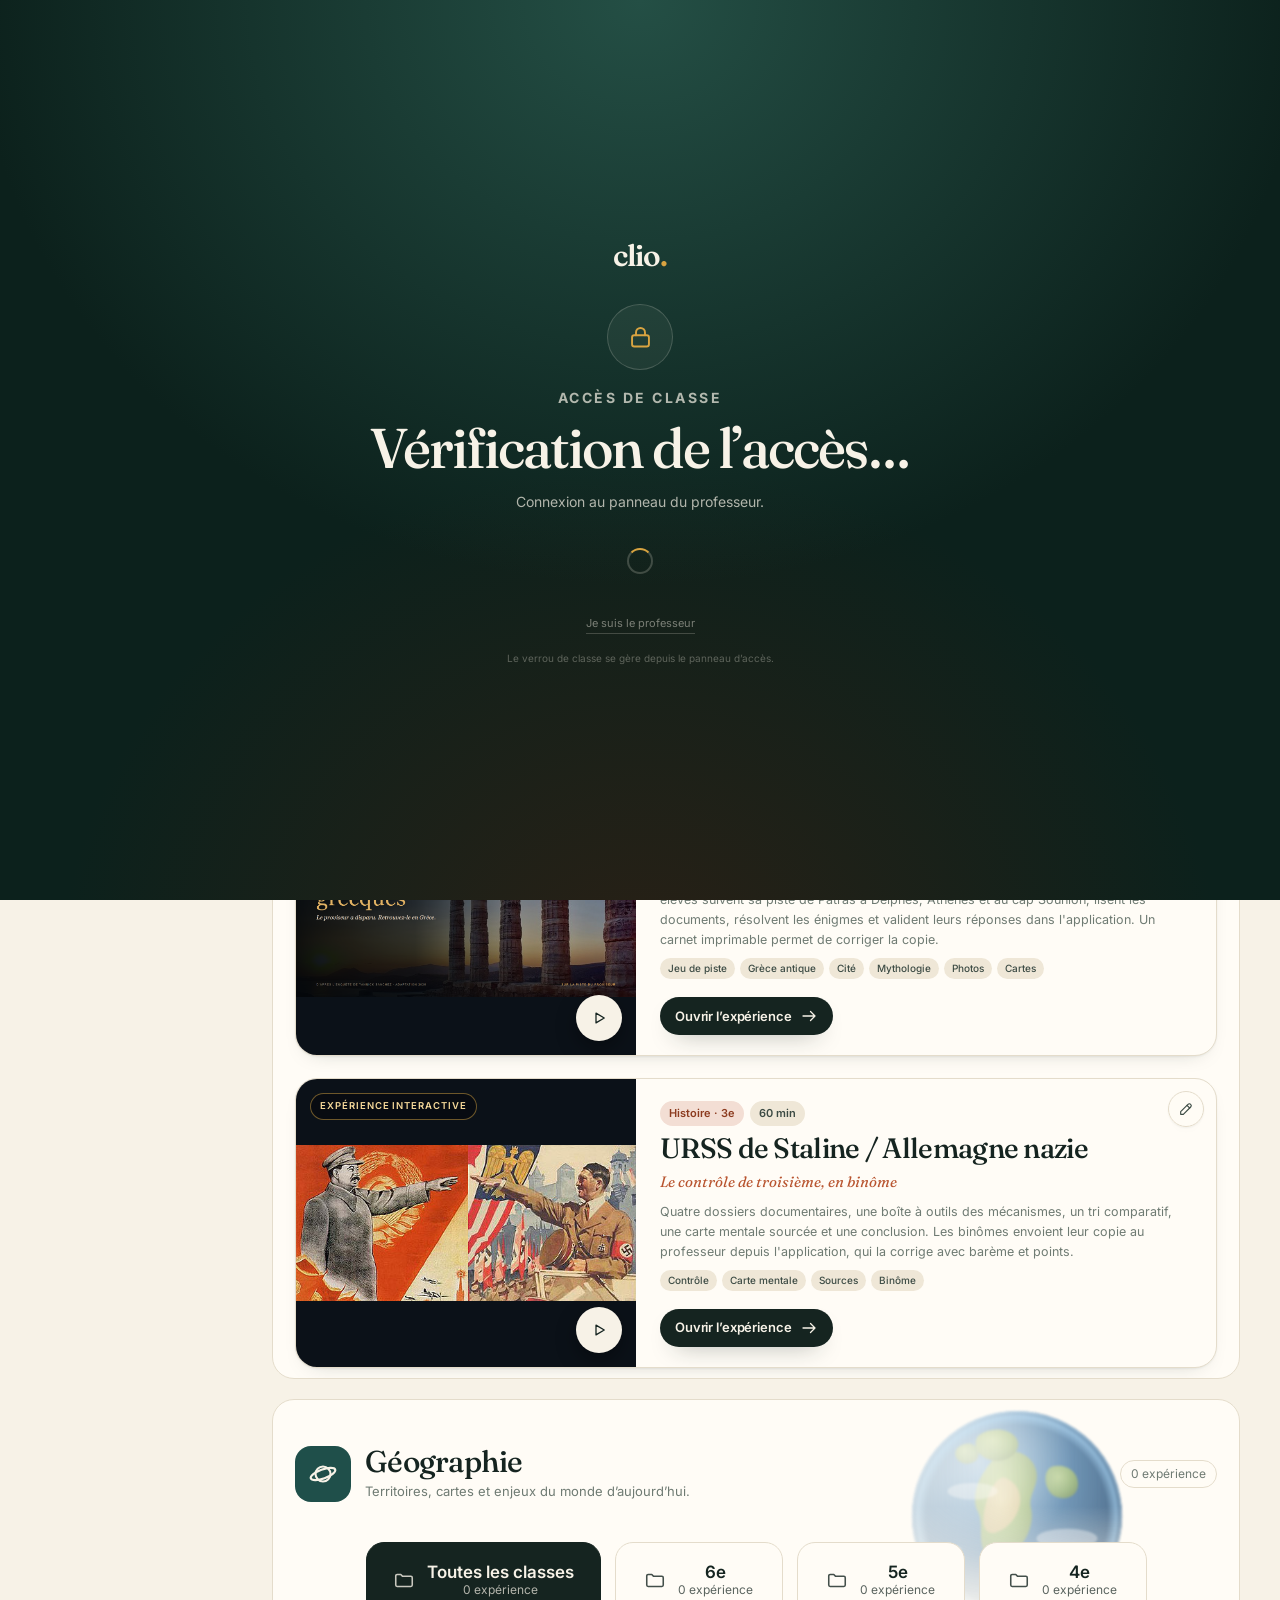
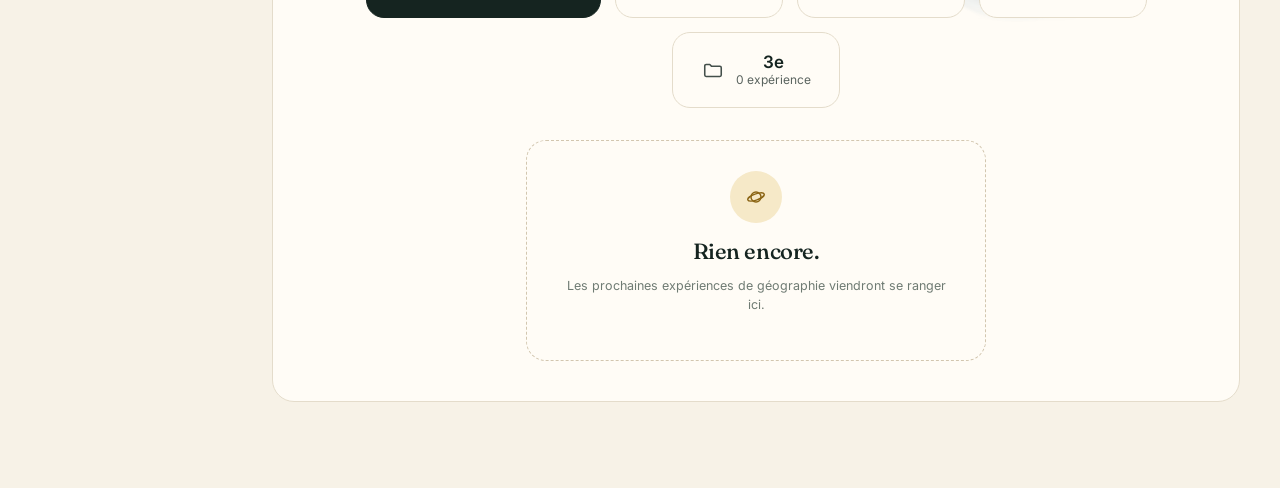
<file: index.html>
<!DOCTYPE html>
<html lang="fr">
<head>
<meta charset="utf-8">
<meta name="robots" content="noindex, nofollow">
<meta name="viewport" content="width=device-width, initial-scale=1, viewport-fit=cover">
<meta name="theme-color" content="#F7F2E7">
<title>Clio — mes expériences</title>
<meta name="description" content="Clio — la bibliothèque des expériences interactives d'histoire-géographie : enquêtes, contrôles et parcours prêts à lancer.">
<link rel="preconnect" href="https://fonts.googleapis.com">
<link rel="preconnect" href="https://fonts.gstatic.com" crossorigin>
<link href="https://fonts.googleapis.com/css2?family=Fraunces:opsz,wght@9..144,400;9..144,500;9..144,600&family=Inter:wght@400;500;600;700&display=swap" rel="stylesheet">
<link rel="stylesheet" href="styles.css?v=20261127g">
<link rel="stylesheet" href="v2.css?v=20261127g">
<link rel="stylesheet" href="projects.css?v=20261127g">
<link rel="stylesheet" href="access.css?v=20261127g">
<link rel="stylesheet" href="correction.css?v=20261127g">
<link rel="icon" href="icon.svg" type="image/svg+xml">
<link rel="apple-touch-icon" href="icon-180.png">
<link rel="manifest" href="manifest.webmanifest">
</head>
<body>

<svg class="sprite" aria-hidden="true" focusable="false">
  <symbol id="i-grid" viewBox="0 0 24 24"><rect x="3" y="3" width="7" height="7" rx="2"/><rect x="14" y="3" width="7" height="7" rx="2"/><rect x="3" y="14" width="7" height="7" rx="2"/><rect x="14" y="14" width="7" height="7" rx="2"/></symbol>
  <symbol id="i-spark" viewBox="0 0 24 24"><path d="M12 3.5l1.6 4.4 4.4 1.6-4.4 1.6L12 15.5l-1.6-4.4L6 9.5l4.4-1.6z"/><path d="M18.4 15.2l.6 1.8 1.8.6-1.8.6-.6 1.8-.6-1.8-1.8-.6 1.8-.6z"/></symbol>
  <symbol id="i-plus" viewBox="0 0 24 24"><path d="M12 5v14M5 12h14"/></symbol>
  <symbol id="i-arrow-right" viewBox="0 0 24 24"><path d="M4 12h16M14 6l6 6-6 6"/></symbol>
  <symbol id="i-arrow-left" viewBox="0 0 24 24"><path d="M20 12H4M10 6l-6 6 6 6"/></symbol>
  <symbol id="i-chevron" viewBox="0 0 24 24"><path d="M9 5l7 7-7 7"/></symbol>
  <symbol id="i-check" viewBox="0 0 24 24"><path d="M4 12.5l5 5L20 6.5"/></symbol>
  <symbol id="i-search" viewBox="0 0 24 24"><circle cx="11" cy="11" r="7"/><path d="M16.5 16.5L21 21"/></symbol>
  <symbol id="i-upload" viewBox="0 0 24 24"><path d="M12 16V4M7 9l5-5 5 5"/><path d="M4 15v4a1 1 0 0 0 1 1h14a1 1 0 0 0 1-1v-4"/></symbol>
  <symbol id="i-doc" viewBox="0 0 24 24"><path d="M6 3h8l4 4v14H6z"/><path d="M14 3v4h4M9 12h6M9 16h6"/></symbol>
  <symbol id="i-link" viewBox="0 0 24 24"><path d="M10 13.5a4 4 0 0 0 5.7 0l2.8-2.8a4 4 0 0 0-5.7-5.7L11.5 6"/><path d="M14 10.5a4 4 0 0 0-5.7 0l-2.8 2.8a4 4 0 0 0 5.7 5.7l1.3-1.3"/></symbol>
  <symbol id="i-map" viewBox="0 0 24 24"><path d="M3 6.5l6-2 6 2 6-2v13l-6 2-6-2-6 2z"/><path d="M9 4.5v13M15 6.5v13"/></symbol>
  <symbol id="i-cards" viewBox="0 0 24 24"><rect x="3" y="7" width="12" height="14" rx="2"/><path d="M8 4h11a2 2 0 0 1 2 2v11"/></symbol>
  <symbol id="i-quiz" viewBox="0 0 24 24"><circle cx="12" cy="12" r="9"/><path d="M9.2 9.2a2.9 2.9 0 1 1 3.9 2.7c-.8.4-1.1 1-1.1 1.9"/><circle cx="12" cy="17.2" r=".8" fill="currentColor" stroke="none"/></symbol>
  <symbol id="i-clock" viewBox="0 0 24 24"><circle cx="12" cy="12" r="9"/><path d="M12 7v5.2l3.2 2"/></symbol>
  <symbol id="i-users" viewBox="0 0 24 24"><circle cx="9" cy="8" r="3.4"/><path d="M3 20c0-3.3 2.7-5.4 6-5.4s6 2.1 6 5.4"/><path d="M16 4.6a3.4 3.4 0 0 1 0 6.8M18 14.9c2 .7 3 2.4 3 5.1"/></symbol>
  <symbol id="i-folder" viewBox="0 0 24 24"><path d="M3 7.5A1.5 1.5 0 0 1 4.5 6h4l2 2h9A1.5 1.5 0 0 1 21 9.5v8A1.5 1.5 0 0 1 19.5 19h-15A1.5 1.5 0 0 1 3 17.5z"/></symbol>
  <symbol id="i-play" viewBox="0 0 24 24"><path d="M8 5.5l11 6.5-11 6.5z"/></symbol>
  <symbol id="i-share" viewBox="0 0 24 24"><circle cx="6" cy="12" r="2.6"/><circle cx="18" cy="6" r="2.6"/><circle cx="18" cy="18" r="2.6"/><path d="M8.4 10.8l7.2-3.6M8.4 13.2l7.2 3.6"/></symbol>
  <symbol id="i-close" viewBox="0 0 24 24"><path d="M6 6l12 12M18 6L6 18"/></symbol>
  <symbol id="i-menu" viewBox="0 0 24 24"><path d="M4 7h16M4 12h16M4 17h16"/></symbol>
  <symbol id="i-eye" viewBox="0 0 24 24"><path d="M2.5 12S6 5.8 12 5.8 21.5 12 21.5 12 18 18.2 12 18.2 2.5 12 2.5 12z"/><circle cx="12" cy="12" r="2.8"/></symbol>
  <symbol id="i-layers" viewBox="0 0 24 24"><path d="M12 3l9 5-9 5-9-5z"/><path d="M3 12.5l9 5 9-5M3 17l9 5 9-5"/></symbol>
  <symbol id="i-settings" viewBox="0 0 24 24"><circle cx="12" cy="12" r="3"/><path d="M12 2.8v2.4M12 18.8v2.4M2.8 12h2.4M18.8 12h2.4M5.5 5.5l1.7 1.7M16.8 16.8l1.7 1.7M18.5 5.5l-1.7 1.7M7.2 16.8l-1.7 1.7"/></symbol>
  <symbol id="i-star" viewBox="0 0 24 24"><path d="M12 4l2.4 5 5.6.8-4 3.9.9 5.5-4.9-2.6-4.9 2.6.9-5.5-4-3.9 5.6-.8z"/></symbol>
  <symbol id="i-pin" viewBox="0 0 24 24"><path d="M12 21s6.5-6.1 6.5-11a6.5 6.5 0 1 0-13 0C5.5 14.9 12 21 12 21z"/><circle cx="12" cy="10" r="2.3"/></symbol>
  <symbol id="i-download" viewBox="0 0 24 24"><path d="M12 4v12M7 11l5 5 5-5"/><path d="M4 19h16"/></symbol>
  <symbol id="i-more" viewBox="0 0 24 24"><circle cx="5" cy="12" r="1.4" fill="currentColor" stroke="none"/><circle cx="12" cy="12" r="1.4" fill="currentColor" stroke="none"/><circle cx="19" cy="12" r="1.4" fill="currentColor" stroke="none"/></symbol>
  <symbol id="i-expand" viewBox="0 0 24 24"><path d="M9 3H3v6M15 3h6v6M9 21H3v-6M15 21h6v-6"/></symbol>
  <symbol id="i-column" viewBox="0 0 24 24"><path d="M4 20h16M6 20V7.5M18 20V7.5M9.5 20V7.5M14.5 20V7.5"/><path d="M4.5 7.5L12 3l7.5 4.5z"/></symbol>
  <symbol id="i-planet" viewBox="0 0 24 24"><circle cx="12" cy="12" r="6"/><ellipse cx="12" cy="12" rx="10.4" ry="3.6" transform="rotate(-20 12 12)"/></symbol>
  <symbol id="i-lock" viewBox="0 0 24 24"><rect x="4.5" y="10" width="15" height="10" rx="2"/><path d="M8 10V7.5a4 4 0 0 1 8 0V10"/></symbol>
  <symbol id="i-wand" viewBox="0 0 24 24"><path d="M15 4l5 5L8 21l-5-5z"/><path d="M14 5l5 5M6 3v3M4.5 4.5h3M19 15v3M17.5 16.5h3"/></symbol>
  <symbol id="i-image" viewBox="0 0 24 24"><rect x="3" y="4" width="18" height="16" rx="2"/><circle cx="8.5" cy="9.5" r="1.6"/><path d="M3.5 17l5-5 4 4 3-3 5 4.5"/></symbol>
  <symbol id="i-text" viewBox="0 0 24 24"><path d="M5 6h14M12 6v13M8 19h8"/></symbol>
  <symbol id="i-a11y" viewBox="0 0 24 24"><circle cx="12" cy="4.8" r="1.8"/><path d="M6 9.5l6 1.4 6-1.4M12 10.9V15M12 15l-2.4 5M12 15l2.4 5"/></symbol>
  <symbol id="i-timeline" viewBox="0 0 24 24"><path d="M3 12h18"/><circle cx="7" cy="12" r="2" fill="currentColor" stroke="none"/><circle cx="13" cy="12" r="2" fill="currentColor" stroke="none"/><circle cx="19" cy="12" r="2" fill="currentColor" stroke="none"/><path d="M7 9V6M13 15v3M19 9V6"/></symbol>
  <symbol id="i-copy" viewBox="0 0 24 24"><rect x="8" y="8" width="12" height="12" rx="2"/><path d="M16 8V5a1 1 0 0 0-1-1H5a1 1 0 0 0-1 1v10a1 1 0 0 0 1 1h3"/></symbol>
  <symbol id="i-help" viewBox="0 0 24 24"><circle cx="12" cy="12" r="9"/><path d="M9.3 9.4a2.8 2.8 0 1 1 3.8 2.6c-.8.4-1.1 1-1.1 1.9"/><circle cx="12" cy="17.2" r=".8" fill="currentColor" stroke="none"/></symbol>
  <symbol id="i-drag" viewBox="0 0 24 24"><circle cx="9" cy="6" r="1.2" fill="currentColor" stroke="none"/><circle cx="15" cy="6" r="1.2" fill="currentColor" stroke="none"/><circle cx="9" cy="12" r="1.2" fill="currentColor" stroke="none"/><circle cx="15" cy="12" r="1.2" fill="currentColor" stroke="none"/><circle cx="9" cy="18" r="1.2" fill="currentColor" stroke="none"/><circle cx="15" cy="18" r="1.2" fill="currentColor" stroke="none"/></symbol>
  <symbol id="i-pen" viewBox="0 0 24 24"><path d="M4 20h4L19 9a2.8 2.8 0 0 0-4-4L4 16z"/><path d="M13.5 6.5l4 4"/></symbol>
  <symbol id="i-grade" viewBox="0 0 24 24"><rect x="5" y="4" width="14" height="17" rx="2"/><path d="M9 4V3h6v1M8.5 12.5l2.2 2.2 4.8-4.8"/></symbol>
  <symbol id="i-qr" viewBox="0 0 24 24"><rect x="3" y="3" width="7" height="7" rx="1"/><rect x="14" y="3" width="7" height="7" rx="1"/><rect x="3" y="14" width="7" height="7" rx="1"/><path d="M14 14h3v3h-3zM20 14h1M14 20h3M20 17v4M17 20h1"/></symbol>
</svg>

<div id="gate-screen" class="gate-screen">
  <div class="gate-box">
    <div class="gate-brand">clio<span>.</span></div>
    <div class="gate-icon" id="gate-icon"><svg class="ico"><use href="#i-lock"/></svg></div>
    <p class="gate-kicker">Accès de classe</p>
    <h1 id="gate-title">Vérification de l’accès…</h1>
    <p id="gate-text">Connexion au panneau du professeur.</p>
    <div class="gate-actions" id="gate-actions"></div>
    <a class="gate-teacher" href="#/prof">Je suis le professeur</a>
    <p class="gate-foot">Le verrou de classe se gère depuis le panneau d’accès.</p>
  </div>
</div>

<div class="app">
  <aside class="rail" aria-label="Navigation principale">
    <a class="brand" href="#/library" aria-label="Clio, bibliothèque">
      <span class="brand-mark" aria-hidden="true">
        <img src="icon.svg" alt="">
      </span>
      <span class="brand-word">clio<span>.</span></span>
    </a>

    <nav class="rail-nav">
      <a class="rail-link is-active" href="#/library" data-rail data-nav="library"><svg class="ico"><use href="#i-grid"/></svg><span>Bibliothèque</span></a>
      <a class="rail-link" href="#/library" data-rail data-nav="projects" data-scroll="projects-section"><svg class="ico"><use href="#i-layers"/></svg><span>Projets</span></a>
      <a class="rail-link" href="#/classes" data-rail data-soon="Classes"><svg class="ico"><use href="#i-users"/></svg><span>Classes</span></a>
      <a class="rail-link" href="#/prof" data-rail data-nav="prof"><svg class="ico"><use href="#i-lock"/></svg><span>Panneau</span></a>
      <a class="rail-link" href="#/correction" data-rail data-nav="correction"><svg class="ico"><use href="#i-grade"/></svg><span>Correction</span></a>
    </nav>

    <div class="rail-foot">
      <a class="rail-link" href="#/settings" data-rail data-nav="settings"><svg class="ico"><use href="#i-settings"/></svg><span>Réglages</span></a>
    </div>
  </aside>

  <main class="app-main">

    <!-- ============================ BIBLIOTHÈQUE ============================ -->
    <section class="screen" id="screen-library" aria-labelledby="lib-title">
      <header class="topbar">
        <div class="search">
          <svg class="ico"><use href="#i-search"/></svg>
          <input type="search" placeholder="Rechercher une séance, un document…" aria-label="Rechercher">
          <kbd>⌘K</kbd>
        </div>
        <div class="topbar-actions">
          <button class="btn btn-ghost" id="import-json-btn" aria-label="Importer une séance"><svg class="ico"><use href="#i-upload"/></svg><span>Importer</span></button>
          <button class="btn btn-primary" data-go="import" aria-label="Nouvelle séance"><svg class="ico"><use href="#i-plus"/></svg><span>Nouvelle séance</span></button>
          <input type="file" id="import-json-input" accept=".json,application/json" hidden>
        </div>
      </header>

      <div class="page">
        <section class="hero">
          <div class="hero-copy">
            <p class="eyebrow"><span class="live-dot"></span>L'atelier de séances</p>
            <h1 id="lib-title">Vos documents deviennent<br><em>une séance qui se vit.</em></h1>
            <p class="lede">Déposez un cours ou partez d’une page blanche. Clio propose une trame éditable — pages, quiz, frise, cartes — prête à projeter et à manipuler sur iPad.</p>
            <div class="hero-actions">
              <button class="btn btn-cream btn-lg" data-go="import"><svg class="ico"><use href="#i-upload"/></svg>Déposer mes documents</button>
              <button class="btn btn-ghost-cream btn-lg" data-open-viewer="0"><svg class="ico"><use href="#i-play"/></svg>Voir un exemple</button>
            </div>
            <ul class="hero-proof">
              <li><svg class="ico"><use href="#i-check"/></svg>Documents acceptés</li>
              <li><svg class="ico"><use href="#i-check"/></svg>Prêt pour l'iPad</li>
              <li><svg class="ico"><use href="#i-check"/></svg>Partage par lien</li>
            </ul>
          </div>
          <div class="hero-art" aria-hidden="true">
            <div class="paper paper-3"><span class="p-line w40"></span><span class="p-line w80"></span><span class="p-line w65"></span><span class="p-line w75"></span></div>
            <div class="paper paper-2"><span class="p-line w70"></span><span class="p-line w90"></span><span class="p-line w50"></span><span class="p-line w80"></span><span class="p-line w60"></span></div>
            <div class="paper paper-1">
              <span class="p-tag">1776 — 1789</span>
              <span class="p-line w85"></span><span class="p-line w60"></span>
              <span class="p-tl"><i></i><i></i><i></i></span>
              <span class="p-line w40"></span>
            </div>
            <div class="spark sp-1">✦</div>
            <div class="spark sp-2">✦</div>
            <div class="art-badge"><svg class="ico"><use href="#i-spark"/></svg>Pages · quiz · frise · cartes</div>
          </div>
        </section>

        <section class="section" id="resume-section">
          <div class="section-head">
            <h2>À reprendre</h2>
            <button class="link-btn" data-toast="Toutes les séances sont affichées ci-dessous.">Tout voir<svg class="ico"><use href="#i-chevron"/></svg></button>
          </div>
          <div class="resume-grid" id="resume-grid"></div>
        </section>

        <section class="section" id="projects-section">
          <div class="section-head section-head-wrap">
            <div>
              <h2>Projets interactifs</h2>
              <p class="section-sub" id="project-count">Des enquêtes prêtes à lancer, à côté de vos séances.</p>
            </div>
            <div class="section-head-actions">
              <button type="button" class="btn btn-secondary btn-sm" id="editTextsBtn"><svg class="ico"><use href="#i-text"/></svg>Modifier les textes</button>
              <span class="badge badge-ready">Prêt à lancer</span>
            </div>
          </div>
          <div class="level-folders" id="level-folders"></div>
          <div class="project-grid" id="project-grid"></div>
          <div id="subject-sections"></div>
        </section>

        <section class="section" id="sessions-section">
          <div class="section-head section-head-wrap">
            <div>
              <h2>Mes séances</h2>
              <p class="section-sub" id="lib-count">Séances et brouillons</p>
            </div>
            <div class="filters" role="group" aria-label="Filtrer les séances">
              <button class="chip is-on" data-filter>Toutes</button>
              <button class="chip" data-filter>Histoire</button>
              <button class="chip" data-filter>Géographie</button>
              <button class="chip" data-filter>EMC</button>
              <button class="chip chip-icon" data-toast="Filtres avancés — à venir" aria-label="Plus de filtres"><svg class="ico"><use href="#i-settings"/></svg></button>
            </div>
          </div>

          <div class="session-grid" id="session-grid"></div>
        </section>

        <footer class="page-foot">
          <span>Clio · v2 · les séances sont enregistrées sur cet appareil · <a href="#/prof">Panneau professeur</a></span>
          <span>Partage par lien · export JSON</span>
        </footer>
      </div>
    </section>

    <!-- ============================ IMPORT ============================ -->
    <section class="screen" id="screen-import" aria-labelledby="import-title">
      <header class="focusbar">
        <button class="icon-btn" data-go="library" aria-label="Retour à la bibliothèque"><svg class="ico"><use href="#i-arrow-left"/></svg></button>
        <div class="focusbar-title">
          <p class="crumb">Bibliothèque / Nouvelle séance</p>
          <h1 id="import-title">Composer une séance</h1>
        </div>
        <ol class="stepper" aria-label="Étapes">
          <li class="is-on">1 · Documents</li>
          <li>2 · Réglages</li>
          <li>3 · Génération</li>
        </ol>
      </header>

      <div class="import-grid">
        <section class="panel drop-panel">
          <div class="panel-head">
            <div>
              <h2>Déposez vos documents</h2>
              <p class="panel-sub">Un chapitre, un PDF, des photos, un lien. Clio prépare la trame ; vous complétez le fond.</p>
            </div>
            <span class="badge badge-soft">Privé par défaut</span>
          </div>

          <div class="dropzone" id="dropzone" role="button" tabindex="0" aria-label="Déposer des fichiers">
            <span class="drop-icon"><svg class="ico"><use href="#i-upload"/></svg></span>
            <strong>Glissez vos fichiers ici</strong>
            <span class="drop-sub">ou <u>parcourez votre iPad</u></span>
            <span class="drop-types">PDF · DOCX · TXT · JPG · PNG · HEIC — 25 Mo max</span>
          </div>
          <input type="file" id="file-input" multiple hidden accept=".pdf,.docx,.txt,.md,.jpg,.jpeg,.png,.heic">

          <ul class="file-list" id="file-list" aria-label="Documents importés"></ul>

          <div class="link-add">
            <svg class="ico"><use href="#i-link"/></svg>
            <input id="link-input" type="url" placeholder="Coller un lien : vidéo, article, carte…" aria-label="Lien à ajouter">
            <button class="btn btn-soft" id="link-add">Ajouter</button>
          </div>

          <p class="privacy"><svg class="ico"><use href="#i-lock"/></svg>Vos documents ne sont jamais utilisés pour entraîner un modèle. Vous pouvez les supprimer à tout moment.</p>
        </section>

        <aside class="panel settings-panel" aria-label="Réglages de la séance">
          <h2>Réglages</h2>

          <div class="field">
            <label class="field-label" for="session-title">Nom de la séance</label>
            <input class="einput" id="session-title" type="text" placeholder="Ex. La Révolution française" value="">
          </div>

          <div class="field">
            <span class="field-label">Matière</span>
            <div class="segmented" data-seg="subject" role="group" aria-label="Matière">
              <button class="is-on" data-value="histoire">Histoire</button>
              <button data-value="geo">Géographie</button>
              <button data-value="emc">EMC</button>
            </div>
          </div>

          <div class="field">
            <label class="field-label" for="level">Niveau</label>
            <div class="select-wrap">
              <select id="level">
                <option>6e</option><option>5e</option><option selected>4e</option><option>3e</option>
                <option>2de</option><option>1re</option><option>Terminale</option>
              </select>
              <svg class="ico"><use href="#i-chevron"/></svg>
            </div>
          </div>

          <div class="field">
            <span class="field-label">Durée</span>
            <div class="segmented" data-seg="duration" role="group" aria-label="Durée">
              <button data-value="30">30 min</button>
              <button class="is-on" data-value="55">55 min</button>
              <button data-value="90">90 min</button>
            </div>
          </div>

          <div class="field">
            <span class="field-label">Structure</span>
            <div class="template-grid" id="template-grid" role="group" aria-label="Structure de la séance"></div>
          </div>

          <div class="field field-switch">
            <div><span class="field-label">Inclure un quiz</span><span class="field-help">une question de départ, éditable</span></div>
            <label class="switch"><input type="checkbox" checked id="opt-quiz" aria-label="Inclure un quiz"><span></span></label>
          </div>
          <div class="field field-switch">
            <div><span class="field-label">Accessibilité</span><span class="field-help">Contrastes, cibles tactiles, clavier</span></div>
            <span class="badge badge-ready">Incluse</span>
          </div>

          <div class="estimate">
            <svg class="ico"><use href="#i-spark"/></svg>
            <div><strong id="estimate-title">≈ 5 pages · 1 quiz</strong><span id="estimate-sub">structure Découverte</span></div>
          </div>
        </aside>
      </div>

      <footer class="actionbar">
        <p class="actionbar-note"><svg class="ico"><use href="#i-lock"/></svg>Vos documents restent sur cet appareil.</p>
        <div class="actionbar-actions">
          <button class="btn btn-ghost" id="blank-session">Page blanche</button>
          <button class="btn btn-primary btn-lg" id="generate-btn"><svg class="ico"><use href="#i-spark"/></svg>Créer ma séance</button>
        </div>
      </footer>
    </section>

    <!-- ============================ GÉNÉRATION ============================ -->
    <section class="screen" id="screen-generate" aria-labelledby="gen-title">
      <div class="gen-wrap">
        <div class="gen-copy">
          <p class="eyebrow"><span class="live-dot"></span>Préparation</p>
          <h1 id="gen-title">Clio pose la trame,<br><em>vous gardez le fond.</em></h1>
          <p class="gen-sub" id="gen-sub">Histoire · 4e · 55 min</p>

          <ol class="gen-steps" id="gen-steps">
            <li data-step="0"><span class="gen-check"><svg class="ico"><use href="#i-check"/></svg></span><span><strong>Création de la trame</strong><small>Couverture, objectifs, synthèse</small></span></li>
            <li data-step="1"><span class="gen-check"><svg class="ico"><use href="#i-check"/></svg></span><span><strong>Ajout des pages clés</strong><small>Quiz et activités</small></span></li>
            <li data-step="2"><span class="gen-check"><svg class="ico"><use href="#i-check"/></svg></span><span><strong>Préparation du quiz</strong><small>Questions et corrections</small></span></li>
            <li data-step="3"><span class="gen-check"><svg class="ico"><use href="#i-check"/></svg></span><span><strong>Mise en page</strong><small>Une idée par page</small></span></li>
            <li data-step="4"><span class="gen-check"><svg class="ico"><use href="#i-check"/></svg></span><span><strong>Contrôle de l'accessibilité</strong><small>Contrastes, cibles tactiles</small></span></li>
          </ol>

          <div class="gen-progress" aria-hidden="true"><span id="gen-bar"></span></div>
          <p class="gen-note" id="gen-note">Vous pourrez tout modifier ensuite.</p>
        </div>

        <div class="gen-preview" aria-hidden="true">
          <div class="gen-cover">
            <span class="sk sk-kicker"></span>
            <span class="sk sk-title"></span>
            <span class="sk sk-title short"></span>
            <span class="sk sk-text"></span>
            <span class="sk sk-text"></span>
            <div class="sk-timeline"><i></i><i></i><i></i><i></i></div>
          </div>
          <div class="gen-toast"><svg class="ico"><use href="#i-spark"/></svg>9 pages structurées</div>
          <div class="gen-toast gen-toast-2"><svg class="ico"><use href="#i-check"/></svg>Accessibilité validée</div>
        </div>
      </div>
    </section>

    <!-- ============================ ÉDITEUR ============================ -->
    <section class="screen" id="screen-editor" aria-labelledby="editor-title">
      <header class="editorbar">
        <button class="icon-btn" data-go="library" aria-label="Retour à la bibliothèque"><svg class="ico"><use href="#i-arrow-left"/></svg></button>
        <div class="doc-title">
          <p class="crumb" id="editor-crumb">Bibliothèque / Histoire 4e</p>
          <div class="title-row">
            <h1 id="editor-title">Des Lumières à la Révolution</h1>
            <span class="badge badge-draft" id="editor-status">Brouillon</span>
            <span class="save-state" id="save-state"><svg class="ico"><use href="#i-check"/></svg>Enregistré</span>
          </div>
        </div>
        <div class="editor-actions">
          <button class="icon-btn" data-modal="session" aria-label="Réglages de la séance"><svg class="ico"><use href="#i-settings"/></svg></button>
          <button class="icon-btn only-desktop" data-modal="publish" aria-label="Partager"><svg class="ico"><use href="#i-share"/></svg></button>
          <button class="btn btn-ghost" id="present-btn" aria-label="Aperçu de la séance"><svg class="ico"><use href="#i-play"/></svg><span>Aperçu</span></button>
          <button class="btn btn-primary" data-modal="publish" aria-label="Partager la séance"><svg class="ico"><use href="#i-share"/></svg><span>Partager</span></button>
        </div>
      </header>

      <div class="editor-shell">
        <aside class="editor-pages" aria-label="Plan de la séance">
          <div class="panel-head small">
            <h2>Plan</h2>
            <span class="meta tiny" id="plan-meta">9 pages · 55 min</span>
          </div>
          <ol id="page-list" class="page-list"></ol>
          <button class="add-page" id="add-page-btn"><svg class="ico"><use href="#i-plus"/></svg>Ajouter une page</button>
          <div class="pages-foot">
            <svg class="ico"><use href="#i-a11y"/></svg>
            <span><strong>Accessibilité</strong><small>7 contrôles validés</small></span>
            <span class="dot-ok"></span>
          </div>
        </aside>

        <div class="editor-canvas">
          <div class="canvas-meta">
            <span id="canvas-label">Page 1 · Couverture</span>
            <span class="canvas-meta-right">1280 × 720 · iPad paysage</span>
          </div>
          <div class="canvas-frame"><div class="canvas-slide" id="canvas-slide"></div></div>
          <div class="canvas-tools">
            <div class="tool-group">
              <button class="icon-btn" data-toast="Zoom arrière (maquette)" aria-label="Zoom arrière">−</button>
              <span class="zoom">100 %</span>
              <button class="icon-btn" data-toast="Zoom avant (maquette)" aria-label="Zoom avant">+</button>
            </div>
            <div class="tool-group">
              <button class="device-btn is-on" data-toast="Aperçu iPad paysage">iPad · paysage</button>
              <button class="device-btn" data-toast="Aperçu iPad portrait">Portrait</button>
            </div>
            <button class="btn btn-ghost btn-sm only-tablet" id="mobile-blocks"><svg class="ico"><use href="#i-plus"/></svg>Page</button>
            <button class="btn btn-ghost btn-sm only-tablet" id="edit-page-btn"><svg class="ico"><use href="#i-settings"/></svg>Éditer</button>
            <button class="btn btn-ghost btn-sm" id="canvas-present"><svg class="ico"><use href="#i-play"/></svg>Démarrer ici</button>
          </div>
        </div>

        <aside class="editor-inspector" id="editor-inspector" aria-label="Réglages de la page">
          <button class="icon-btn inspector-close" id="inspector-close" aria-label="Fermer les réglages"><svg class="ico"><use href="#i-close"/></svg></button>
          <div id="inspector"></div>
        </aside>
        <div class="inspector-scrim" id="inspector-scrim" hidden></div>
      </div>
    </section>

    <!-- ============================ PANNEAU D'ACCÈS ============================ -->
    <section class="screen" id="screen-prof" aria-labelledby="prof-title">
      <header class="focusbar prof-bar">
        <button class="icon-btn" data-go="library" aria-label="Retour à la bibliothèque"><svg class="ico"><use href="#i-arrow-left"/></svg></button>
        <div class="focusbar-title">
          <p class="crumb">Clio / Accès de classe</p>
          <h1 id="prof-title">Panneau d’accès</h1>
        </div>
        <span class="badge badge-terre">Professeur</span>
      </header>

      <div class="prof-wrap">
        <div class="panel prof-login" id="prof-login">
          <span class="badge badge-terre">Réservé au professeur</span>
          <h2>Entrez le code</h2>
          <p>Le panneau permet d’ouvrir ou de fermer l’accès au site et de générer les QR de classe.</p>
          <div class="prof-code-row">
            <input id="prof-code" class="einput" type="password" inputmode="numeric" autocomplete="off" placeholder="Code professeur">
            <button id="prof-login-btn" class="btn btn-primary">Entrer</button>
          </div>
          <p id="prof-code-msg" class="form-warn" hidden>Code incorrect.</p>
          <p class="meta tiny">Verrou de classe, pas une protection forte.</p>
        </div>

        <div id="prof-dashboard" hidden>
          <div class="prof-grid">
            <section class="panel prof-card">
              <div class="prof-card-head">
                <div><span class="badge badge-terre">Accès au site</span><h2>Ouvrir ou fermer</h2></div>
                <span class="badge" id="prof-gate-pill">…</span>
              </div>
              <p class="meta">Quand l’accès est fermé, les élèves qui ouvrent le lien voient « Séance fermée ».</p>
              <button class="btn btn-primary btn-lg" id="prof-gate-btn">Fermer l’accès</button>
              <p class="meta tiny" id="prof-gate-note">Le changement s’applique en quelques secondes.</p>
            </section>
            <section class="panel prof-card">
              <div class="prof-card-head">
                <div><span class="badge badge-terre">Copies des élèves</span><h2>Correction</h2></div>
              </div>
              <p class="meta">Toutes les copies reçues, par activité et par code de session. Les notes sont enregistrées en ligne.</p>
              <a class="btn btn-primary btn-lg" href="#/correction"><svg class="ico"><use href="#i-grade"/></svg>Corriger les copies</a>
            </section>
          </div>

          <div class="section-head section-head-wrap prof-exp-head">
            <div>
              <h2>Expériences</h2>
              <p class="section-sub">Le lien et le QR de chaque expérience, et son ouverture indépendante.</p>
            </div>
          </div>
          <div class="prof-projects" id="prof-projects"></div>

          <div class="panel prof-help">
            <strong>À savoir</strong>
            <p>Chaque expérience s’ouvre et se ferme séparément. Le verrou est une commodité de classe ; un élève qui sait manipuler le navigateur peut le contourner.</p>
            <button class="btn btn-ghost btn-sm" id="prof-logout">Se déconnecter</button>
          </div>
        </div>
      </div>
    </section>

    <!-- ============================ CORRECTION ============================ -->
    <section class="screen" id="screen-correction" aria-labelledby="corr-title">
      <header class="focusbar prof-bar">
        <button class="icon-btn" data-go="library" aria-label="Retour à la bibliothèque"><svg class="ico"><use href="#i-arrow-left"/></svg></button>
        <div class="focusbar-title">
          <p class="crumb">Clio / Professeur</p>
          <h1 id="corr-title">Correction</h1>
        </div>
        <a class="btn btn-ghost btn-sm" href="#/prof"><svg class="ico"><use href="#i-lock"/></svg>Panneau</a>
        <button class="btn btn-ghost btn-sm" id="corr-refresh">Actualiser</button>
        <span class="badge badge-terre">Professeur</span>
      </header>
      <div class="corr-wrap">
        <aside class="corr-side panel" id="corr-list" aria-label="Copies reçues"></aside>
        <div class="corr-main" id="corr-view" aria-live="polite"></div>
      </div>
      <div class="corr-zoom" id="corr-zoom" hidden><button class="qr-screen-close" aria-label="Fermer">×</button><div class="corr-zoom-body"></div></div>
    </section>

    <!-- ============================ RÉGLAGES ============================ -->
    <section class="screen" id="screen-settings" aria-labelledby="settings-title">
      <header class="focusbar">
        <button class="icon-btn" data-go="library" aria-label="Retour à la bibliothèque"><svg class="ico"><use href="#i-arrow-left"/></svg></button>
        <div class="focusbar-title">
          <p class="crumb">Clio / Réglages</p>
          <h1 id="settings-title">Réglages</h1>
        </div>
      </header>

      <div class="prof-wrap settings-wrap">
        <section class="panel settings-card">
          <h2>Affichage</h2>
          <p class="meta">Réglages enregistrés sur cet appareil.</p>

          <label class="setting-row" for="setTextSize">
            <span><strong>Taille du texte</strong><small>Pour projeter au tableau ou lire plus confortablement.</small></span>
            <span class="select-wrap">
              <select id="setTextSize" class="einput">
                <option value="normal">Normale</option>
                <option value="large">Grande</option>
                <option value="xl">Très grande</option>
              </select>
              <svg class="ico"><use href="#i-chevron"/></svg>
            </span>
          </label>

          <label class="setting-row" for="setDescriptions">
            <span><strong>Afficher les descriptions</strong><small>Les textes sous le titre de chaque expérience.</small></span>
            <span class="switch"><input type="checkbox" id="setDescriptions"><span></span></span>
          </label>

          <label class="setting-row" for="setCompact">
            <span><strong>Cartes compactes</strong><small>Masquer les étiquettes et les descriptions, garder l’essentiel.</small></span>
            <span class="switch"><input type="checkbox" id="setCompact"><span></span></span>
          </label>
        </section>

        <section class="panel settings-card">
          <h2>Textes</h2>
          <p class="meta">Les textes modifiés depuis « Modifier les textes » sont partagés à tous les appareils.</p>
          <button type="button" class="btn btn-ghost" id="setResetTexts">Rétablir les textes d’origine</button>
        </section>

        <section class="panel settings-card">
          <h2>Accès</h2>
          <p class="meta">Le panneau permet d’ouvrir ou fermer chaque expérience et d’afficher les QR.</p>
          <a class="btn btn-ghost" href="#/prof"><svg class="ico"><use href="#i-lock"/></svg>Panneau d’accès</a>
        </section>

        <section class="panel settings-card">
          <h2>Application</h2>
          <p class="meta" id="settingsVersion">Clio · version locale</p>
          <button type="button" class="btn btn-ghost" id="setResetPrefs">Rétablir les réglages par défaut</button>
        </section>
      </div>
    </section>
  </main>
</div>

<!-- ============================ MODE SÉANCE ============================ -->
<section class="viewer" id="screen-viewer" aria-label="Mode séance" hidden>
  <div class="viewer-bg" aria-hidden="true"></div>

  <header class="viewer-top">
    <button class="v-close" data-viewer-close><svg class="ico"><use href="#i-arrow-left"/></svg><span>Quitter</span></button>
    <div class="v-title"><strong id="v-title">Des Lumières à la Révolution</strong><span id="v-sub">Histoire · 4e</span></div>
    <div class="v-actions">
      <button class="v-btn" id="teacher-toggle"><svg class="ico"><use href="#i-eye"/></svg><span>Mode prof</span></button>
      <button class="v-btn" data-drawer="summary"><svg class="ico"><use href="#i-menu"/></svg><span>Sommaire</span></button>
      <button class="v-btn icon" id="fullscreen-btn" aria-label="Plein écran"><svg class="ico"><use href="#i-expand"/></svg></button>
    </div>
  </header>

  <div class="deck-wrap" id="deck-wrap">
    <div class="deck" id="deck"></div>
  </div>

  <button class="v-nav prev" data-step="-1" aria-label="Page précédente"><svg class="ico"><use href="#i-chevron"/></svg></button>
  <button class="v-nav next" data-step="1" aria-label="Page suivante"><svg class="ico"><use href="#i-chevron"/></svg></button>

  <footer class="viewer-bottom">
    <div class="v-progress"><span id="v-bar"></span></div>
    <span id="v-count">01 / 09</span>
    <div class="v-dots" id="v-dots"></div>
    <span class="v-hint"><svg class="ico"><use href="#i-arrow-left"/></svg>glisser<svg class="ico"><use href="#i-arrow-right"/></svg></span>
  </footer>

  <aside class="drawer summary-drawer" id="drawer-summary" aria-label="Sommaire" hidden>
    <div class="drawer-head"><h2>Sommaire</h2><button class="icon-btn" data-close-drawer aria-label="Fermer"><svg class="ico"><use href="#i-close"/></svg></button></div>
    <ol id="summary-list" class="summary-list"></ol>
    <div class="drawer-foot">
      <button class="btn btn-ghost btn-sm" data-modal="publish"><svg class="ico"><use href="#i-share"/></svg>Partager</button>
      <span class="meta tiny" id="summary-meta">55 min · 9 pages</span>
    </div>
  </aside>

  <aside class="drawer notes-drawer" id="drawer-notes" aria-label="Notes de l'enseignant">
    <div class="drawer-head"><h2>Notes du professeur</h2><button class="icon-btn" data-close-drawer aria-label="Fermer"><svg class="ico"><use href="#i-close"/></svg></button></div>
    <div class="notes-body">
      <div class="notes-timer"><svg class="ico"><use href="#i-clock"/></svg><strong id="notes-time">00:00</strong><button class="btn btn-soft btn-sm" id="timer-btn">Démarrer</button></div>
      <div id="notes-content"></div>
      <div class="notes-tip"><svg class="ico"><use href="#i-spark"/></svg>Astuce : en mode prof, les zones interactives sont entourées.</div>
    </div>
  </aside>

  <div class="drawer-scrim" id="drawer-scrim" hidden></div>
</section>

<div id="modal-root"></div>

<!-- QR plein écran (projection au tableau) -->
<div class="qr-screen" id="qr-screen" hidden>
  <button class="qr-screen-close" id="qr-screen-close" aria-label="Fermer le QR code">×</button>
  <div class="qr-screen-title" id="qr-screen-title">Scanner pour ouvrir</div>
  <div class="qr-screen-box" id="qr-screen-box"></div>
  <div class="qr-screen-code" id="qr-screen-code"></div>
  <p class="qr-screen-hint">Appareil photo de la tablette → le lien s’ouvre tout seul.</p>
</div>

<div id="toast" class="toast" role="status" aria-live="polite"></div>

<script src="vendor/qrcode.min.js"></script>
<script src="vendor/mqtt.min.js"></script>
<script src="live.js?v=20261127g"></script>
<script src="data.js?v=20261127g"></script>
<script src="slides.js?v=20261127g"></script>
<script src="editor.js?v=20261127g"></script>
<script src="correction.js?v=20261127g"></script>
<script src="app.js?v=20261127g"></script>
</body>
</html>
</file>
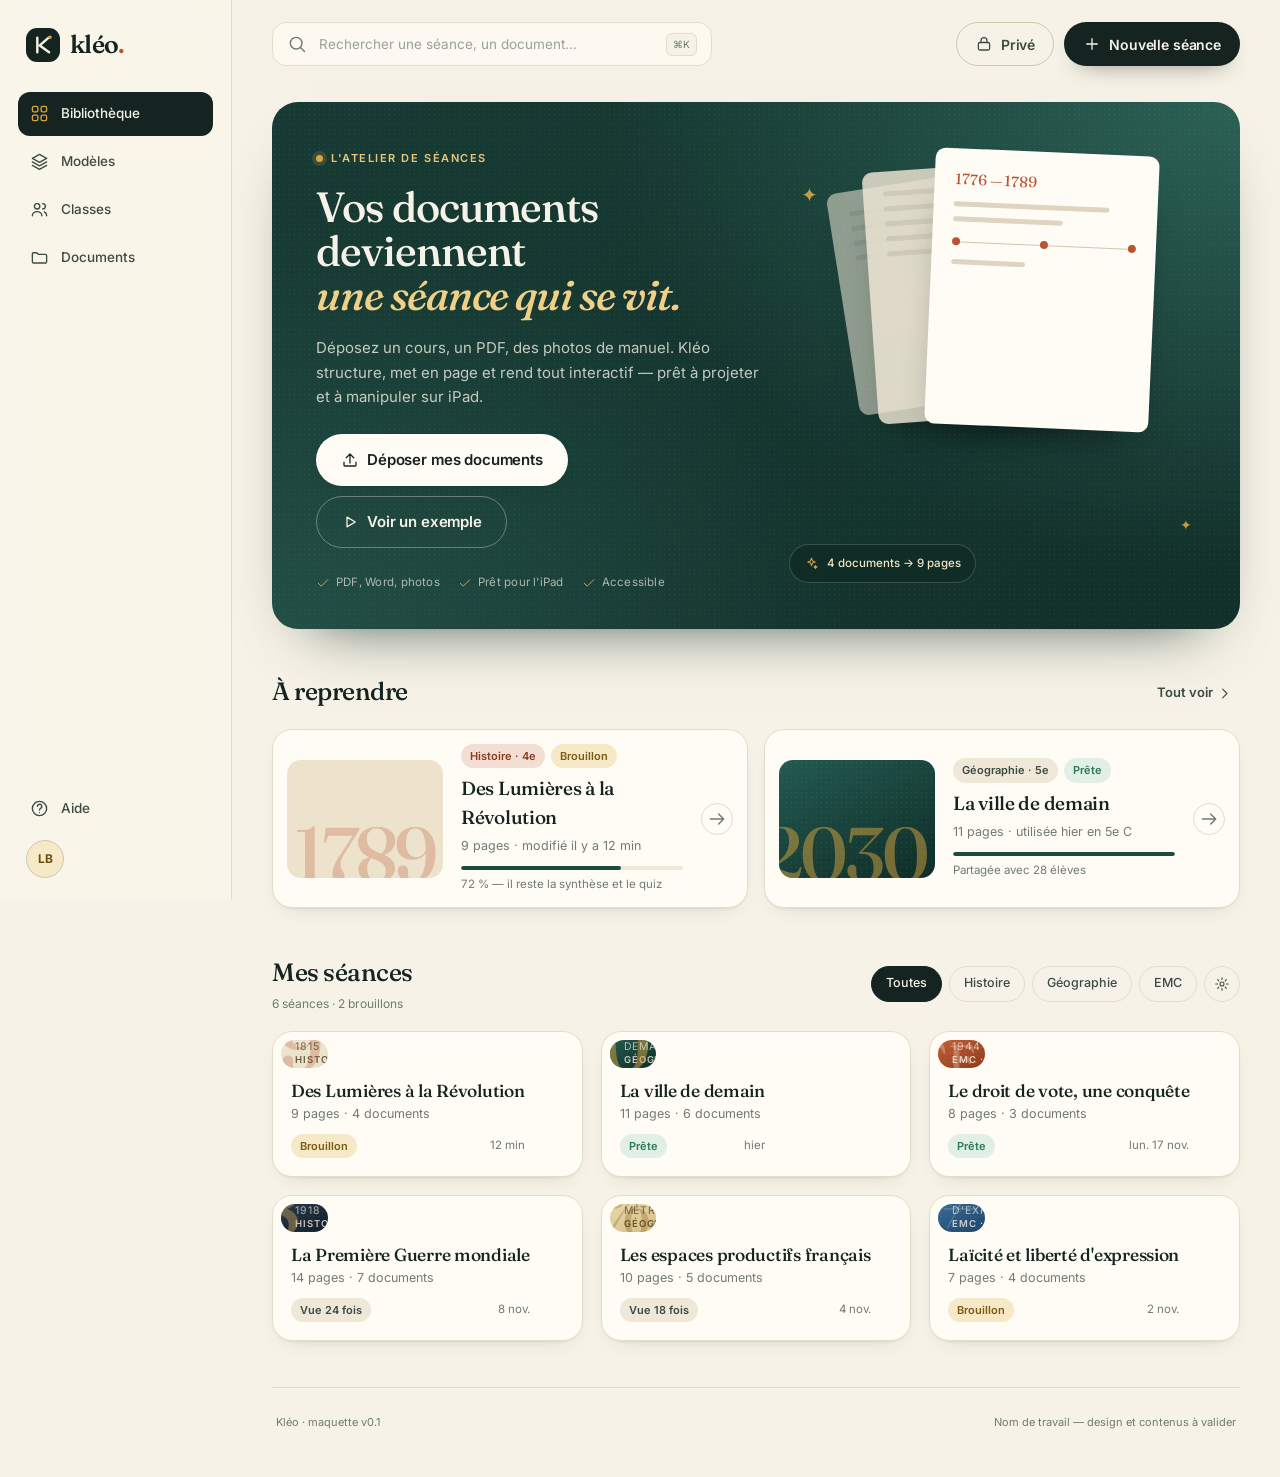
<file: mockup/index.html>
<!DOCTYPE html>
<html lang="fr">
<head>
<meta charset="utf-8">
<meta name="viewport" content="width=device-width, initial-scale=1, viewport-fit=cover">
<meta name="theme-color" content="#F7F2E7">
<title>Kléo — la fabrique de séances</title>
<meta name="description" content="Transformez vos documents de cours en séances interactives, prêtes pour l'iPad. Histoire, géographie, EMC.">
<link rel="preconnect" href="https://fonts.googleapis.com">
<link rel="preconnect" href="https://fonts.gstatic.com" crossorigin>
<link href="https://fonts.googleapis.com/css2?family=Fraunces:opsz,wght@9..144,400;9..144,500;9..144,600&family=Inter:wght@400;500;600;700&display=swap" rel="stylesheet">
<link rel="stylesheet" href="styles.css">
<link rel="icon" href="data:image/svg+xml,%3Csvg xmlns='http://www.w3.org/2000/svg' viewBox='0 0 64 64'%3E%3Crect width='64' height='64' rx='16' fill='%23152420'/%3E%3Cpath d='M20 18v28M44 18 26 33l19 13' stroke='%23F7F2E7' stroke-width='5' stroke-linecap='round' stroke-linejoin='round' fill='none'/%3E%3Ccircle cx='47' cy='17' r='4' fill='%23D9A441'/%3E%3C/svg%3E">
</head>
<body>

<svg class="sprite" aria-hidden="true" focusable="false">
  <symbol id="i-grid" viewBox="0 0 24 24"><rect x="3" y="3" width="7" height="7" rx="2"/><rect x="14" y="3" width="7" height="7" rx="2"/><rect x="3" y="14" width="7" height="7" rx="2"/><rect x="14" y="14" width="7" height="7" rx="2"/></symbol>
  <symbol id="i-spark" viewBox="0 0 24 24"><path d="M12 3.5l1.6 4.4 4.4 1.6-4.4 1.6L12 15.5l-1.6-4.4L6 9.5l4.4-1.6z"/><path d="M18.4 15.2l.6 1.8 1.8.6-1.8.6-.6 1.8-.6-1.8-1.8-.6 1.8-.6z"/></symbol>
  <symbol id="i-plus" viewBox="0 0 24 24"><path d="M12 5v14M5 12h14"/></symbol>
  <symbol id="i-arrow-right" viewBox="0 0 24 24"><path d="M4 12h16M14 6l6 6-6 6"/></symbol>
  <symbol id="i-arrow-left" viewBox="0 0 24 24"><path d="M20 12H4M10 6l-6 6 6 6"/></symbol>
  <symbol id="i-chevron" viewBox="0 0 24 24"><path d="M9 5l7 7-7 7"/></symbol>
  <symbol id="i-check" viewBox="0 0 24 24"><path d="M4 12.5l5 5L20 6.5"/></symbol>
  <symbol id="i-search" viewBox="0 0 24 24"><circle cx="11" cy="11" r="7"/><path d="M16.5 16.5L21 21"/></symbol>
  <symbol id="i-upload" viewBox="0 0 24 24"><path d="M12 16V4M7 9l5-5 5 5"/><path d="M4 15v4a1 1 0 0 0 1 1h14a1 1 0 0 0 1-1v-4"/></symbol>
  <symbol id="i-doc" viewBox="0 0 24 24"><path d="M6 3h8l4 4v14H6z"/><path d="M14 3v4h4M9 12h6M9 16h6"/></symbol>
  <symbol id="i-link" viewBox="0 0 24 24"><path d="M10 13.5a4 4 0 0 0 5.7 0l2.8-2.8a4 4 0 0 0-5.7-5.7L11.5 6"/><path d="M14 10.5a4 4 0 0 0-5.7 0l-2.8 2.8a4 4 0 0 0 5.7 5.7l1.3-1.3"/></symbol>
  <symbol id="i-map" viewBox="0 0 24 24"><path d="M3 6.5l6-2 6 2 6-2v13l-6 2-6-2-6 2z"/><path d="M9 4.5v13M15 6.5v13"/></symbol>
  <symbol id="i-cards" viewBox="0 0 24 24"><rect x="3" y="7" width="12" height="14" rx="2"/><path d="M8 4h11a2 2 0 0 1 2 2v11"/></symbol>
  <symbol id="i-quiz" viewBox="0 0 24 24"><circle cx="12" cy="12" r="9"/><path d="M9.2 9.2a2.9 2.9 0 1 1 3.9 2.7c-.8.4-1.1 1-1.1 1.9"/><circle cx="12" cy="17.2" r=".8" fill="currentColor" stroke="none"/></symbol>
  <symbol id="i-clock" viewBox="0 0 24 24"><circle cx="12" cy="12" r="9"/><path d="M12 7v5.2l3.2 2"/></symbol>
  <symbol id="i-users" viewBox="0 0 24 24"><circle cx="9" cy="8" r="3.4"/><path d="M3 20c0-3.3 2.7-5.4 6-5.4s6 2.1 6 5.4"/><path d="M16 4.6a3.4 3.4 0 0 1 0 6.8M18 14.9c2 .7 3 2.4 3 5.1"/></symbol>
  <symbol id="i-folder" viewBox="0 0 24 24"><path d="M3 7.5A1.5 1.5 0 0 1 4.5 6h4l2 2h9A1.5 1.5 0 0 1 21 9.5v8A1.5 1.5 0 0 1 19.5 19h-15A1.5 1.5 0 0 1 3 17.5z"/></symbol>
  <symbol id="i-play" viewBox="0 0 24 24"><path d="M8 5.5l11 6.5-11 6.5z"/></symbol>
  <symbol id="i-share" viewBox="0 0 24 24"><circle cx="6" cy="12" r="2.6"/><circle cx="18" cy="6" r="2.6"/><circle cx="18" cy="18" r="2.6"/><path d="M8.4 10.8l7.2-3.6M8.4 13.2l7.2 3.6"/></symbol>
  <symbol id="i-close" viewBox="0 0 24 24"><path d="M6 6l12 12M18 6L6 18"/></symbol>
  <symbol id="i-menu" viewBox="0 0 24 24"><path d="M4 7h16M4 12h16M4 17h16"/></symbol>
  <symbol id="i-eye" viewBox="0 0 24 24"><path d="M2.5 12S6 5.8 12 5.8 21.5 12 21.5 12 18 18.2 12 18.2 2.5 12 2.5 12z"/><circle cx="12" cy="12" r="2.8"/></symbol>
  <symbol id="i-layers" viewBox="0 0 24 24"><path d="M12 3l9 5-9 5-9-5z"/><path d="M3 12.5l9 5 9-5M3 17l9 5 9-5"/></symbol>
  <symbol id="i-settings" viewBox="0 0 24 24"><circle cx="12" cy="12" r="3"/><path d="M12 2.8v2.4M12 18.8v2.4M2.8 12h2.4M18.8 12h2.4M5.5 5.5l1.7 1.7M16.8 16.8l1.7 1.7M18.5 5.5l-1.7 1.7M7.2 16.8l-1.7 1.7"/></symbol>
  <symbol id="i-star" viewBox="0 0 24 24"><path d="M12 4l2.4 5 5.6.8-4 3.9.9 5.5-4.9-2.6-4.9 2.6.9-5.5-4-3.9 5.6-.8z"/></symbol>
  <symbol id="i-pin" viewBox="0 0 24 24"><path d="M12 21s6.5-6.1 6.5-11a6.5 6.5 0 1 0-13 0C5.5 14.9 12 21 12 21z"/><circle cx="12" cy="10" r="2.3"/></symbol>
  <symbol id="i-download" viewBox="0 0 24 24"><path d="M12 4v12M7 11l5 5 5-5"/><path d="M4 19h16"/></symbol>
  <symbol id="i-more" viewBox="0 0 24 24"><circle cx="5" cy="12" r="1.4" fill="currentColor" stroke="none"/><circle cx="12" cy="12" r="1.4" fill="currentColor" stroke="none"/><circle cx="19" cy="12" r="1.4" fill="currentColor" stroke="none"/></symbol>
  <symbol id="i-expand" viewBox="0 0 24 24"><path d="M9 3H3v6M15 3h6v6M9 21H3v-6M15 21h6v-6"/></symbol>
  <symbol id="i-lock" viewBox="0 0 24 24"><rect x="4.5" y="10" width="15" height="10" rx="2"/><path d="M8 10V7.5a4 4 0 0 1 8 0V10"/></symbol>
  <symbol id="i-wand" viewBox="0 0 24 24"><path d="M15 4l5 5L8 21l-5-5z"/><path d="M14 5l5 5M6 3v3M4.5 4.5h3M19 15v3M17.5 16.5h3"/></symbol>
  <symbol id="i-image" viewBox="0 0 24 24"><rect x="3" y="4" width="18" height="16" rx="2"/><circle cx="8.5" cy="9.5" r="1.6"/><path d="M3.5 17l5-5 4 4 3-3 5 4.5"/></symbol>
  <symbol id="i-text" viewBox="0 0 24 24"><path d="M5 6h14M12 6v13M8 19h8"/></symbol>
  <symbol id="i-a11y" viewBox="0 0 24 24"><circle cx="12" cy="4.8" r="1.8"/><path d="M6 9.5l6 1.4 6-1.4M12 10.9V15M12 15l-2.4 5M12 15l2.4 5"/></symbol>
  <symbol id="i-timeline" viewBox="0 0 24 24"><path d="M3 12h18"/><circle cx="7" cy="12" r="2" fill="currentColor" stroke="none"/><circle cx="13" cy="12" r="2" fill="currentColor" stroke="none"/><circle cx="19" cy="12" r="2" fill="currentColor" stroke="none"/><path d="M7 9V6M13 15v3M19 9V6"/></symbol>
  <symbol id="i-copy" viewBox="0 0 24 24"><rect x="8" y="8" width="12" height="12" rx="2"/><path d="M16 8V5a1 1 0 0 0-1-1H5a1 1 0 0 0-1 1v10a1 1 0 0 0 1 1h3"/></symbol>
  <symbol id="i-help" viewBox="0 0 24 24"><circle cx="12" cy="12" r="9"/><path d="M9.3 9.4a2.8 2.8 0 1 1 3.8 2.6c-.8.4-1.1 1-1.1 1.9"/><circle cx="12" cy="17.2" r=".8" fill="currentColor" stroke="none"/></symbol>
  <symbol id="i-drag" viewBox="0 0 24 24"><circle cx="9" cy="6" r="1.2" fill="currentColor" stroke="none"/><circle cx="15" cy="6" r="1.2" fill="currentColor" stroke="none"/><circle cx="9" cy="12" r="1.2" fill="currentColor" stroke="none"/><circle cx="15" cy="12" r="1.2" fill="currentColor" stroke="none"/><circle cx="9" cy="18" r="1.2" fill="currentColor" stroke="none"/><circle cx="15" cy="18" r="1.2" fill="currentColor" stroke="none"/></symbol>
  <symbol id="i-qr" viewBox="0 0 24 24"><rect x="3" y="3" width="7" height="7" rx="1"/><rect x="14" y="3" width="7" height="7" rx="1"/><rect x="3" y="14" width="7" height="7" rx="1"/><path d="M14 14h3v3h-3zM20 14h1M14 20h3M20 17v4M17 20h1"/></symbol>
</svg>

<div class="app">
  <aside class="rail" aria-label="Navigation principale">
    <a class="brand" href="#/library" aria-label="Kléo, bibliothèque">
      <span class="brand-mark" aria-hidden="true">
        <svg viewBox="0 0 32 32"><path d="M9 7v18M23 7 12 16.5 23.5 25" fill="none" stroke="currentColor" stroke-width="3" stroke-linecap="round" stroke-linejoin="round"/><circle cx="24.5" cy="6.5" r="2.2" fill="var(--safran)"/></svg>
      </span>
      <span class="brand-word">kléo<span>.</span></span>
    </a>

    <nav class="rail-nav">
      <a class="rail-link is-active" href="#/library" data-rail><svg class="ico"><use href="#i-grid"/></svg><span>Bibliothèque</span></a>
      <a class="rail-link" href="#/models" data-rail data-soon="Modèles"><svg class="ico"><use href="#i-layers"/></svg><span>Modèles</span></a>
      <a class="rail-link" href="#/classes" data-rail data-soon="Classes"><svg class="ico"><use href="#i-users"/></svg><span>Classes</span></a>
      <a class="rail-link" href="#/documents" data-rail data-soon="Documents"><svg class="ico"><use href="#i-folder"/></svg><span>Documents</span></a>
    </nav>

    <div class="rail-foot">
      <button class="rail-link" data-toast="Centre d'aide — à venir"><svg class="ico"><use href="#i-help"/></svg><span>Aide</span></button>
      <button class="avatar" data-toast="Compte de Lucas B." aria-label="Compte de Lucas B.">LB</button>
    </div>
  </aside>

  <main class="app-main">

    <!-- ============================ BIBLIOTHÈQUE ============================ -->
    <section class="screen" id="screen-library" aria-labelledby="lib-title">
      <header class="topbar">
        <div class="search">
          <svg class="ico"><use href="#i-search"/></svg>
          <input type="search" placeholder="Rechercher une séance, un document…" aria-label="Rechercher">
          <kbd>⌘K</kbd>
        </div>
        <div class="topbar-actions">
          <button class="btn btn-ghost only-desktop" data-toast="Vos documents sont privés par défaut."><svg class="ico"><use href="#i-lock"/></svg>Privé</button>
          <button class="btn btn-primary" data-go="import"><svg class="ico"><use href="#i-plus"/></svg><span>Nouvelle séance</span></button>
        </div>
      </header>

      <div class="page">
        <section class="hero">
          <div class="hero-copy">
            <p class="eyebrow"><span class="live-dot"></span>L'atelier de séances</p>
            <h1 id="lib-title">Vos documents deviennent<br><em>une séance qui se vit.</em></h1>
            <p class="lede">Déposez un cours, un PDF, des photos de manuel. Kléo structure, met en page et rend tout interactif — prêt à projeter et à manipuler sur iPad.</p>
            <div class="hero-actions">
              <button class="btn btn-cream btn-lg" data-go="import"><svg class="ico"><use href="#i-upload"/></svg>Déposer mes documents</button>
              <button class="btn btn-ghost-cream btn-lg" data-open-viewer="0"><svg class="ico"><use href="#i-play"/></svg>Voir un exemple</button>
            </div>
            <ul class="hero-proof">
              <li><svg class="ico"><use href="#i-check"/></svg>PDF, Word, photos</li>
              <li><svg class="ico"><use href="#i-check"/></svg>Prêt pour l'iPad</li>
              <li><svg class="ico"><use href="#i-check"/></svg>Accessible</li>
            </ul>
          </div>
          <div class="hero-art" aria-hidden="true">
            <div class="paper paper-3"><span class="p-line w40"></span><span class="p-line w80"></span><span class="p-line w65"></span><span class="p-line w75"></span></div>
            <div class="paper paper-2"><span class="p-line w70"></span><span class="p-line w90"></span><span class="p-line w50"></span><span class="p-line w80"></span><span class="p-line w60"></span></div>
            <div class="paper paper-1">
              <span class="p-tag">1776 — 1789</span>
              <span class="p-line w85"></span><span class="p-line w60"></span>
              <span class="p-tl"><i></i><i></i><i></i></span>
              <span class="p-line w40"></span>
            </div>
            <div class="spark sp-1">✦</div>
            <div class="spark sp-2">✦</div>
            <div class="art-badge"><svg class="ico"><use href="#i-spark"/></svg>4 documents → 9 pages</div>
          </div>
        </section>

        <section class="section">
          <div class="section-head">
            <h2>À reprendre</h2>
            <button class="link-btn" data-toast="Toutes les séances sont affichées ci-dessous.">Tout voir<svg class="ico"><use href="#i-chevron"/></svg></button>
          </div>
          <div class="resume-grid">
            <button class="resume-card" data-go="editor">
              <span class="resume-cover cover cover-1"><span class="cover-ghost">1789</span></span>
              <span class="resume-body">
                <span class="badge-row"><span class="badge badge-terre">Histoire · 4e</span><span class="badge badge-draft">Brouillon</span></span>
                <strong>Des Lumières à la Révolution</strong>
                <span class="meta">9 pages · modifié il y a 12 min</span>
                <span class="progress"><i style="--p:72%"></i></span>
                <span class="meta tiny">72 % — il reste la synthèse et le quiz</span>
              </span>
              <span class="resume-go"><svg class="ico"><use href="#i-arrow-right"/></svg></span>
            </button>

            <button class="resume-card" data-toast="Cette séance s'ouvrira dans la v1.">
              <span class="resume-cover cover cover-2"><span class="cover-ghost">2030</span></span>
              <span class="resume-body">
                <span class="badge-row"><span class="badge">Géographie · 5e</span><span class="badge badge-ready">Prête</span></span>
                <strong>La ville de demain</strong>
                <span class="meta">11 pages · utilisée hier en 5e C</span>
                <span class="progress"><i style="--p:100%"></i></span>
                <span class="meta tiny">Partagée avec 28 élèves</span>
              </span>
              <span class="resume-go"><svg class="ico"><use href="#i-arrow-right"/></svg></span>
            </button>
          </div>
        </section>

        <section class="section">
          <div class="section-head section-head-wrap">
            <div>
              <h2>Mes séances</h2>
              <p class="section-sub">6 séances · 2 brouillons</p>
            </div>
            <div class="filters" role="group" aria-label="Filtrer les séances">
              <button class="chip is-on" data-filter>Toutes</button>
              <button class="chip" data-filter>Histoire</button>
              <button class="chip" data-filter>Géographie</button>
              <button class="chip" data-filter>EMC</button>
              <button class="chip chip-icon" data-toast="Filtres avancés — à venir" aria-label="Plus de filtres"><svg class="ico"><use href="#i-settings"/></svg></button>
            </div>
          </div>

          <div class="session-grid">
            <button class="session-card" data-go="editor">
              <span class="cover cover-1"><span class="cover-kicker">Histoire · 4e</span><span class="cover-ghost">1789</span><span class="cover-year">1750 — 1815</span></span>
              <span class="session-body">
                <strong>Des Lumières à la Révolution</strong>
                <span class="meta">9 pages · 4 documents</span>
                <span class="session-foot"><span class="badge badge-draft">Brouillon</span><span class="meta tiny">12 min</span></span>
              </span>
            </button>

            <button class="session-card" data-toast="Aperçu disponible dans la maquette : ouvrez « Des Lumières à la Révolution ».">
              <span class="cover cover-2"><span class="cover-kicker">Géographie · 5e</span><span class="cover-ghost">2030</span><span class="cover-year">Habiter demain</span></span>
              <span class="session-body">
                <strong>La ville de demain</strong>
                <span class="meta">11 pages · 6 documents</span>
                <span class="session-foot"><span class="badge badge-ready">Prête</span><span class="meta tiny">hier</span></span>
              </span>
            </button>

            <button class="session-card" data-toast="Aperçu disponible dans la maquette : ouvrez « Des Lumières à la Révolution ».">
              <span class="cover cover-3"><span class="cover-kicker">EMC · 3e</span><span class="cover-ghost">VOTE</span><span class="cover-year">1848 — 1944</span></span>
              <span class="session-body">
                <strong>Le droit de vote, une conquête</strong>
                <span class="meta">8 pages · 3 documents</span>
                <span class="session-foot"><span class="badge badge-ready">Prête</span><span class="meta tiny">lun. 17 nov.</span></span>
              </span>
            </button>

            <button class="session-card" data-toast="Aperçu disponible dans la maquette : ouvrez « Des Lumières à la Révolution ».">
              <span class="cover cover-4"><span class="cover-kicker">Histoire · 3e</span><span class="cover-ghost">14-18</span><span class="cover-year">1914 — 1918</span></span>
              <span class="session-body">
                <strong>La Première Guerre mondiale</strong>
                <span class="meta">14 pages · 7 documents</span>
                <span class="session-foot"><span class="badge">Vue 24 fois</span><span class="meta tiny">8 nov.</span></span>
              </span>
            </button>

            <button class="session-card" data-toast="Aperçu disponible dans la maquette : ouvrez « Des Lumières à la Révolution ».">
              <span class="cover cover-5"><span class="cover-kicker">Géographie · 3e</span><span class="cover-ghost">85%</span><span class="cover-year">Métropolisation</span></span>
              <span class="session-body">
                <strong>Les espaces productifs français</strong>
                <span class="meta">10 pages · 5 documents</span>
                <span class="session-foot"><span class="badge">Vue 18 fois</span><span class="meta tiny">4 nov.</span></span>
              </span>
            </button>

            <button class="session-card" data-toast="Aperçu disponible dans la maquette : ouvrez « Des Lumières à la Révolution ».">
              <span class="cover cover-6"><span class="cover-kicker">EMC · 4e</span><span class="cover-ghost">≠</span><span class="cover-year">Liberté d'expression</span></span>
              <span class="session-body">
                <strong>Laïcité et liberté d'expression</strong>
                <span class="meta">7 pages · 4 documents</span>
                <span class="session-foot"><span class="badge badge-draft">Brouillon</span><span class="meta tiny">2 nov.</span></span>
              </span>
            </button>
          </div>
        </section>

        <footer class="page-foot">
          <span>Kléo · maquette v0.1</span>
          <span>Nom de travail — design et contenus à valider</span>
        </footer>
      </div>
    </section>

    <!-- ============================ IMPORT ============================ -->
    <section class="screen" id="screen-import" aria-labelledby="import-title">
      <header class="focusbar">
        <button class="icon-btn" data-go="library" aria-label="Retour à la bibliothèque"><svg class="ico"><use href="#i-arrow-left"/></svg></button>
        <div class="focusbar-title">
          <p class="crumb">Bibliothèque / Nouvelle séance</p>
          <h1 id="import-title">Composer une séance</h1>
        </div>
        <ol class="stepper" aria-label="Étapes">
          <li class="is-on">1 · Documents</li>
          <li>2 · Réglages</li>
          <li>3 · Génération</li>
        </ol>
      </header>

      <div class="import-grid">
        <section class="panel drop-panel">
          <div class="panel-head">
            <div>
              <h2>Déposez vos documents</h2>
              <p class="panel-sub">Un chapitre, un PDF de manuel, des photos, un lien. Kléo s'occupe du reste.</p>
            </div>
            <span class="badge badge-soft">Privé par défaut</span>
          </div>

          <div class="dropzone" id="dropzone" role="button" tabindex="0" aria-label="Déposer des fichiers">
            <span class="drop-icon"><svg class="ico"><use href="#i-upload"/></svg></span>
            <strong>Glissez vos fichiers ici</strong>
            <span class="drop-sub">ou <u>parcourez votre iPad</u></span>
            <span class="drop-types">PDF · DOCX · TXT · JPG · PNG · HEIC — 25 Mo max</span>
          </div>
          <input type="file" id="file-input" multiple hidden accept=".pdf,.docx,.txt,.md,.jpg,.jpeg,.png,.heic">

          <ul class="file-list" id="file-list" aria-label="Documents importés"></ul>

          <div class="link-add">
            <svg class="ico"><use href="#i-link"/></svg>
            <input id="link-input" type="url" placeholder="Coller un lien : vidéo, article, carte…" aria-label="Lien à ajouter">
            <button class="btn btn-soft" id="link-add">Ajouter</button>
          </div>

          <p class="privacy"><svg class="ico"><use href="#i-lock"/></svg>Vos documents ne sont jamais utilisés pour entraîner un modèle. Vous pouvez les supprimer à tout moment.</p>
        </section>

        <aside class="panel settings-panel" aria-label="Réglages de la séance">
          <h2>Réglages</h2>

          <div class="field">
            <span class="field-label">Matière</span>
            <div class="segmented" data-seg="subject" role="group" aria-label="Matière">
              <button class="is-on" data-value="histoire">Histoire</button>
              <button data-value="geo">Géographie</button>
              <button data-value="emc">EMC</button>
            </div>
          </div>

          <div class="field">
            <label class="field-label" for="level">Niveau</label>
            <div class="select-wrap">
              <select id="level">
                <option>6e</option><option>5e</option><option selected>4e</option><option>3e</option>
                <option>2de</option><option>1re</option><option>Terminale</option>
              </select>
              <svg class="ico"><use href="#i-chevron"/></svg>
            </div>
          </div>

          <div class="field">
            <span class="field-label">Durée</span>
            <div class="segmented" data-seg="duration" role="group" aria-label="Durée">
              <button data-value="30">30 min</button>
              <button class="is-on" data-value="55">55 min</button>
              <button data-value="90">90 min</button>
            </div>
          </div>

          <div class="field">
            <span class="field-label">Intention de séance</span>
            <div class="chip-row" role="group" aria-label="Intention">
              <button class="chip is-on" data-toggle>Découverte</button>
              <button class="chip" data-toggle>Analyse de document</button>
              <button class="chip" data-toggle>Révision</button>
              <button class="chip" data-toggle>Évaluation</button>
            </div>
          </div>

          <div class="field field-switch">
            <div><span class="field-label">Inclure un quiz</span><span class="field-help">3 questions avec feedback</span></div>
            <label class="switch"><input type="checkbox" checked aria-label="Inclure un quiz"><span></span></label>
          </div>
          <div class="field field-switch">
            <div><span class="field-label">Version accessible</span><span class="field-help">Contrastes, ordre de lecture, alternatives</span></div>
            <label class="switch"><input type="checkbox" checked aria-label="Version accessible"><span></span></label>
          </div>

          <div class="estimate">
            <svg class="ico"><use href="#i-spark"/></svg>
            <div><strong>≈ 9 pages · 4 activités</strong><span>à partir de 4 documents</span></div>
          </div>
        </aside>
      </div>

      <footer class="actionbar">
        <p class="actionbar-note"><svg class="ico"><use href="#i-clock"/></svg>Environ 20 secondes de génération</p>
        <div class="actionbar-actions">
          <button class="btn btn-ghost" data-go="library">Annuler</button>
          <button class="btn btn-primary btn-lg" id="generate-btn"><svg class="ico"><use href="#i-spark"/></svg>Générer ma séance</button>
        </div>
      </footer>
    </section>

    <!-- ============================ GÉNÉRATION ============================ -->
    <section class="screen" id="screen-generate" aria-labelledby="gen-title">
      <div class="gen-wrap">
        <div class="gen-copy">
          <p class="eyebrow"><span class="live-dot"></span>Génération</p>
          <h1 id="gen-title">Kléo lit, trie,<br><em>et compose.</em></h1>
          <p class="gen-sub">Histoire · 4e · 55 min · 4 documents</p>

          <ol class="gen-steps" id="gen-steps">
            <li data-step="0"><span class="gen-check"><svg class="ico"><use href="#i-check"/></svg></span><span><strong>Lecture des documents</strong><small>Texte, titres, dates, légendes</small></span></li>
            <li data-step="1"><span class="gen-check"><svg class="ico"><use href="#i-check"/></svg></span><span><strong>Repérage du thème</strong><small>Le XVIIIe siècle, Lumières et révolutions</small></span></li>
            <li data-step="2"><span class="gen-check"><svg class="ico"><use href="#i-check"/></svg></span><span><strong>Construction du plan</strong><small>9 pages, une idée par page</small></span></li>
            <li data-step="3"><span class="gen-check"><svg class="ico"><use href="#i-check"/></svg></span><span><strong>Mise en page et interactions</strong><small>Frise, carte, cartes, quiz</small></span></li>
            <li data-step="4"><span class="gen-check"><svg class="ico"><use href="#i-check"/></svg></span><span><strong>Contrôle de l'accessibilité</strong><small>Contrastes, cibles tactiles, ordre de lecture</small></span></li>
          </ol>

          <div class="gen-progress" aria-hidden="true"><span id="gen-bar"></span></div>
          <p class="gen-note" id="gen-note">Cela prend généralement une vingtaine de secondes.</p>
        </div>

        <div class="gen-preview" aria-hidden="true">
          <div class="gen-cover">
            <span class="sk sk-kicker"></span>
            <span class="sk sk-title"></span>
            <span class="sk sk-title short"></span>
            <span class="sk sk-text"></span>
            <span class="sk sk-text"></span>
            <div class="sk-timeline"><i></i><i></i><i></i><i></i></div>
          </div>
          <div class="gen-toast"><svg class="ico"><use href="#i-spark"/></svg>9 pages structurées</div>
          <div class="gen-toast gen-toast-2"><svg class="ico"><use href="#i-check"/></svg>Accessibilité validée</div>
        </div>
      </div>
    </section>

    <!-- ============================ ÉDITEUR ============================ -->
    <section class="screen" id="screen-editor" aria-labelledby="editor-title">
      <header class="editorbar">
        <button class="icon-btn" data-go="library" aria-label="Retour à la bibliothèque"><svg class="ico"><use href="#i-arrow-left"/></svg></button>
        <div class="doc-title">
          <p class="crumb">Bibliothèque / Histoire 4e</p>
          <div class="title-row">
            <h1 id="editor-title">Des Lumières à la Révolution</h1>
            <span class="badge badge-draft">Brouillon</span>
          </div>
        </div>
        <div class="editor-actions">
          <button class="icon-btn only-desktop" data-toast="Aperçu accessibilité : 7 contrôles sur 7 validés." aria-label="Accessibilité"><svg class="ico"><use href="#i-a11y"/></svg></button>
          <button class="icon-btn only-desktop" data-modal="publish" aria-label="Partager"><svg class="ico"><use href="#i-share"/></svg></button>
          <button class="btn btn-ghost" id="present-btn"><svg class="ico"><use href="#i-play"/></svg>Aperçu</button>
          <button class="btn btn-primary" data-modal="publish"><svg class="ico"><use href="#i-share"/></svg>Publier</button>
        </div>
      </header>

      <div class="editor-shell">
        <aside class="editor-pages" aria-label="Plan de la séance">
          <div class="panel-head small">
            <h2>Plan</h2>
            <span class="meta tiny">9 pages · 55 min</span>
          </div>
          <ol id="page-list" class="page-list"></ol>
          <button class="add-page" data-toast="Bloc ajouté en fin de séance."><svg class="ico"><use href="#i-plus"/></svg>Ajouter une page</button>
          <div class="pages-foot">
            <svg class="ico"><use href="#i-a11y"/></svg>
            <span><strong>Accessibilité</strong><small>7 contrôles validés</small></span>
            <span class="dot-ok"></span>
          </div>
        </aside>

        <div class="editor-canvas">
          <div class="canvas-meta">
            <span id="canvas-label">Page 1 · Couverture</span>
            <span class="canvas-meta-right">1280 × 720 · iPad paysage</span>
          </div>
          <div class="canvas-frame"><div class="canvas-slide" id="canvas-slide"></div></div>
          <div class="canvas-tools">
            <div class="tool-group">
              <button class="icon-btn" data-toast="Zoom arrière (maquette)" aria-label="Zoom arrière">−</button>
              <span class="zoom">100 %</span>
              <button class="icon-btn" data-toast="Zoom avant (maquette)" aria-label="Zoom avant">+</button>
            </div>
            <div class="tool-group">
              <button class="device-btn is-on" data-toast="Aperçu iPad paysage">iPad · paysage</button>
              <button class="device-btn" data-toast="Aperçu iPad portrait">Portrait</button>
            </div>
            <button class="btn btn-ghost btn-sm only-tablet" id="mobile-blocks"><svg class="ico"><use href="#i-spark"/></svg>Blocs</button>
            <button class="btn btn-ghost btn-sm" id="canvas-present"><svg class="ico"><use href="#i-play"/></svg>Démarrer ici</button>
          </div>
        </div>

        <aside class="editor-inspector" aria-label="Réglages du bloc">
          <div class="tabs" role="tablist">
            <button class="is-on" role="tab" aria-selected="true" data-tab="block">Bloc</button>
            <button role="tab" aria-selected="false" data-tab="design">Design</button>
            <button role="tab" aria-selected="false" data-tab="a11y">Accès</button>
          </div>

          <div class="tab-panel" id="tab-block">
            <div class="inspector-head">
              <span class="badge badge-soft" id="block-type">Couverture</span>
              <h3 id="block-title">Ouvrir la séance</h3>
              <p class="meta tiny">Un seul bloc. Titre, accroche, durée.</p>
            </div>
            <div class="field">
              <span class="field-label">Insérer un bloc</span>
              <div class="block-grid">
                <button class="block-btn" data-add-block="timeline"><svg class="ico"><use href="#i-timeline"/></svg>Frise</button>
                <button class="block-btn" data-add-block="map"><svg class="ico"><use href="#i-map"/></svg>Carte</button>
                <button class="block-btn" data-add-block="flipcards"><svg class="ico"><use href="#i-cards"/></svg>Cartes</button>
                <button class="block-btn" data-add-block="document"><svg class="ico"><use href="#i-doc"/></svg>Document</button>
                <button class="block-btn" data-add-block="quiz"><svg class="ico"><use href="#i-quiz"/></svg>Quiz</button>
                <button class="block-btn" data-add-block="deposit"><svg class="ico"><use href="#i-upload"/></svg>Dépôt</button>
                <button class="block-btn" data-add-block="link"><svg class="ico"><use href="#i-link"/></svg>Lien</button>
                <button class="block-btn" data-add-block="text"><svg class="ico"><use href="#i-text"/></svg>Texte</button>
              </div>
            </div>
            <div class="field">
              <span class="field-label">Densité du texte</span>
              <input type="range" min="1" max="3" value="2" class="range" aria-label="Densité du texte">
              <div class="range-labels"><span>Aérée</span><span>Équilibrée</span><span>Dense</span></div>
            </div>
            <div class="field field-switch">
              <div><span class="field-label">Afficher les numéros</span><span class="field-help">Repères et navigation</span></div>
              <label class="switch"><input type="checkbox" checked aria-label="Afficher les numéros"><span></span></label>
            </div>
          </div>

          <div class="tab-panel" id="tab-design" hidden>
            <div class="inspector-head">
              <h3>Ambiance</h3>
              <p class="meta tiny">Appliquée à toute la séance.</p>
            </div>
            <div class="field">
              <span class="field-label">Palette</span>
              <div class="palettes">
                <button class="palette is-on" data-toast="Palette Papier & encre appliquée."><i style="background:#F7F2E7"></i><i style="background:#152420"></i><i style="background:#B8542F"></i><span>Papier</span></button>
                <button class="palette" data-toast="Palette Ardoise appliquée."><i style="background:#E8EEF0"></i><i style="background:#16303A"></i><i style="background:#2F7E8A"></i><span>Ardoise</span></button>
                <button class="palette" data-toast="Palette Manuscrit appliquée."><i style="background:#F3E7D3"></i><i style="background:#3A2B22"></i><i style="background:#C58B3A"></i><span>Manuscrit</span></button>
              </div>
            </div>
            <div class="field">
              <span class="field-label">Titres</span>
              <div class="segmented small" data-seg="type">
                <button class="is-on">Éditorial</button><button>Sobre</button><button>Classique</button>
              </div>
            </div>
            <div class="thumb-grid">
              <button class="thumb is-on" data-toast="Mise en page « Récit »."><span></span>Récit</button>
              <button class="thumb" data-toast="Mise en page « Dossier »."><span></span>Dossier</button>
              <button class="thumb" data-toast="Mise en page « Atlas »."><span></span>Atlas</button>
              <button class="thumb" data-toast="Mise en page « Frise »."><span></span>Frise</button>
            </div>
          </div>

          <div class="tab-panel" id="tab-a11y" hidden>
            <div class="inspector-head">
              <h3>Accessibilité</h3>
              <p class="meta tiny">Contrôles automatiques sur cette page.</p>
            </div>
            <ul class="check-list">
              <li class="ok"><span class="check-ico"><svg class="ico"><use href="#i-check"/></svg></span>Contrastes conformes AA</li>
              <li class="ok"><span class="check-ico"><svg class="ico"><use href="#i-check"/></svg></span>Cibles tactiles ≥ 44 px</li>
              <li class="ok"><span class="check-ico"><svg class="ico"><use href="#i-check"/></svg></span>Ordre de lecture défini</li>
              <li class="ok"><span class="check-ico"><svg class="ico"><use href="#i-check"/></svg></span>Alternative textuelle sur les documents</li>
              <li class="ok"><span class="check-ico"><svg class="ico"><use href="#i-check"/></svg></span>Navigation clavier complète</li>
              <li class="ok"><span class="check-ico"><svg class="ico"><use href="#i-check"/></svg></span>Information jamais portée par la couleur seule</li>
              <li class="ok"><span class="check-ico"><svg class="ico"><use href="#i-check"/></svg></span>Animations réduites si demandé</li>
            </ul>
            <p class="a11y-note">Ces vérifications sont refaites à chaque modification et avant publication.</p>
          </div>
        </aside>
      </div>
    </section>

  </main>
</div>

<!-- ============================ MODE SÉANCE ============================ -->
<section class="viewer" id="screen-viewer" aria-label="Mode séance" hidden>
  <div class="viewer-bg" aria-hidden="true"></div>

  <header class="viewer-top">
    <button class="v-close" data-viewer-close><svg class="ico"><use href="#i-arrow-left"/></svg><span>Quitter</span></button>
    <div class="v-title"><strong>Des Lumières à la Révolution</strong><span>Histoire · 4e</span></div>
    <div class="v-actions">
      <button class="v-btn" id="teacher-toggle"><svg class="ico"><use href="#i-eye"/></svg><span>Mode prof</span></button>
      <button class="v-btn" data-drawer="summary"><svg class="ico"><use href="#i-menu"/></svg><span>Sommaire</span></button>
      <button class="v-btn icon" id="fullscreen-btn" aria-label="Plein écran"><svg class="ico"><use href="#i-expand"/></svg></button>
    </div>
  </header>

  <div class="deck-wrap" id="deck-wrap">
    <div class="deck" id="deck"></div>
  </div>

  <button class="v-nav prev" data-step="-1" aria-label="Page précédente"><svg class="ico"><use href="#i-chevron"/></svg></button>
  <button class="v-nav next" data-step="1" aria-label="Page suivante"><svg class="ico"><use href="#i-chevron"/></svg></button>

  <footer class="viewer-bottom">
    <div class="v-progress"><span id="v-bar"></span></div>
    <span id="v-count">01 / 09</span>
    <div class="v-dots" id="v-dots"></div>
    <span class="v-hint"><svg class="ico"><use href="#i-arrow-left"/></svg>glisser<svg class="ico"><use href="#i-arrow-right"/></svg></span>
  </footer>

  <aside class="drawer summary-drawer" id="drawer-summary" aria-label="Sommaire" hidden>
    <div class="drawer-head"><h2>Sommaire</h2><button class="icon-btn" data-close-drawer aria-label="Fermer"><svg class="ico"><use href="#i-close"/></svg></button></div>
    <ol id="summary-list" class="summary-list"></ol>
    <div class="drawer-foot">
      <button class="btn btn-ghost btn-sm" data-modal="publish"><svg class="ico"><use href="#i-share"/></svg>Partager</button>
      <span class="meta tiny">55 min · 9 pages</span>
    </div>
  </aside>

  <aside class="drawer notes-drawer" id="drawer-notes" aria-label="Notes de l'enseignant">
    <div class="drawer-head"><h2>Notes du professeur</h2><button class="icon-btn" data-close-drawer aria-label="Fermer"><svg class="ico"><use href="#i-close"/></svg></button></div>
    <div class="notes-body">
      <div class="notes-timer"><svg class="ico"><use href="#i-clock"/></svg><strong id="notes-time">00:00</strong><button class="btn btn-soft btn-sm" id="timer-btn">Démarrer</button></div>
      <div id="notes-content"></div>
      <div class="notes-tip"><svg class="ico"><use href="#i-spark"/></svg>Astuce : en mode prof, les zones interactives sont entourées.</div>
    </div>
  </aside>

  <div class="drawer-scrim" id="drawer-scrim" hidden></div>
</section>

<div id="modal-root"></div>
<div id="toast" class="toast" role="status" aria-live="polite"></div>

<script src="app.js"></script>
</body>
</html>
</file>
<file: styles.css>
/* ============================================================
   Kléo — design system
   Papier & encre · Fraunces / Inter · tactile d'abord
   ============================================================ */

:root {
  --paper: #F7F2E7;
  --paper-deep: #EFE7D7;
  --surface: #FFFCF6;
  --surface-2: #FBF6EA;
  --ink: #152420;
  --ink-2: #3C4B44;
  --muted: #6F7B73;
  --line: #E4DCCB;
  --line-strong: #D2C6AF;
  --terre: #B8542F;
  --terre-soft: #F3DED4;
  --safran: #D9A441;
  --safran-soft: #F6E9C8;
  --forest: #1E4A41;
  --forest-deep: #0F2B26;
  --blue: #2E5E8C;
  --ok: #2C7A58;
  --ok-soft: #E2EFE7;
  --bad: #B23A2E;
  --bad-soft: #F7E2DE;
  --radius: 18px;
  --radius-lg: 26px;
  --shadow-sm: 0 1px 2px rgba(21, 36, 32, .05), 0 8px 22px -16px rgba(21, 36, 32, .35);
  --shadow-md: 0 2px 4px rgba(21, 36, 32, .05), 0 24px 50px -28px rgba(21, 36, 32, .45);
  --font-ui: "Inter", -apple-system, BlinkMacSystemFont, "Segoe UI", Roboto, sans-serif;
  --font-display: "Fraunces", "Iowan Old Style", "Palatino Linotype", Palatino, Georgia, serif;
  --ease: cubic-bezier(.2, .7, .2, 1);
}

* { box-sizing: border-box; }
html { -webkit-text-size-adjust: 100%; }
body {
  margin: 0;
  background: var(--paper);
  color: var(--ink);
  font-family: var(--font-ui);
  font-size: 15px;
  line-height: 1.5;
  -webkit-font-smoothing: antialiased;
  text-rendering: optimizeLegibility;
}
body::before {
  content: "";
  position: fixed;
  inset: 0;
  pointer-events: none;
  z-index: 0;
  opacity: .35;
  background-image: radial-gradient(rgba(21, 36, 32, .12) .5px, transparent .5px);
  background-size: 4px 4px;
}
img, svg { display: block; }
button, input, select { font: inherit; color: inherit; }
button { cursor: pointer; }
a { color: inherit; text-decoration: none; }
h1, h2, h3, p { margin: 0; }
ul, ol { margin: 0; padding: 0; list-style: none; }
:focus-visible { outline: 3px solid rgba(184, 84, 47, .55); outline-offset: 3px; border-radius: 6px; }
::selection { background: var(--safran-soft); }

.sprite { position: absolute; width: 0; height: 0; overflow: hidden; }
.ico { width: 20px; height: 20px; fill: none; stroke: currentColor; stroke-width: 1.7; stroke-linecap: round; stroke-linejoin: round; flex: none; }

/* ---------- Boutons ---------- */
.btn {
  display: inline-flex; align-items: center; justify-content: center; gap: 8px;
  min-height: 44px; padding: 0 18px;
  border: 1px solid transparent; border-radius: 999px;
  font-size: 14px; font-weight: 600; letter-spacing: -.01em;
  background: transparent; transition: transform .18s var(--ease), background .18s, box-shadow .18s, border-color .18s;
  white-space: nowrap;
}
.btn:hover { transform: translateY(-1px); }
.btn:active { transform: translateY(0); }
.btn .ico { width: 18px; height: 18px; }
.btn-primary { background: var(--ink); color: var(--paper); box-shadow: 0 10px 24px -16px rgba(21, 36, 32, .9); }
.btn-primary:hover { background: #223A33; }
.btn-cream { background: var(--surface); color: var(--ink); box-shadow: var(--shadow-sm); }
.btn-cream:hover { background: #fff; }
.btn-ghost { border-color: var(--line-strong); color: var(--ink-2); background: transparent; }
.btn-ghost:hover { background: rgba(255, 255, 255, .55); border-color: var(--ink); color: var(--ink); }
.btn-ghost-cream { border-color: rgba(247, 242, 231, .35); color: var(--paper); }
.btn-ghost-cream:hover { background: rgba(247, 242, 231, .1); border-color: rgba(247, 242, 231, .7); }
.btn-soft { background: var(--paper-deep); color: var(--ink-2); }
.btn-soft:hover { background: #E8DFCB; }
.btn-lg { min-height: 52px; padding: 0 24px; font-size: 15px; }
.btn-sm { min-height: 38px; padding: 0 14px; font-size: 13px; }
.icon-btn {
  display: inline-grid; place-items: center;
  width: 44px; height: 44px; border: 1px solid transparent; border-radius: 12px;
  background: transparent; color: var(--ink-2); transition: background .18s, color .18s, transform .18s;
}
.icon-btn:hover { background: rgba(21, 36, 32, .06); color: var(--ink); }
.icon-btn:active { transform: scale(.96); }
.link-btn { border: 0; background: none; color: var(--ink-2); font-size: 13px; font-weight: 600; display: inline-flex; align-items: center; gap: 4px; padding: 8px; }
.link-btn:hover { color: var(--terre); }
.link-btn .ico { width: 15px; height: 15px; }

/* ---------- Communs ---------- */
.eyebrow { display: inline-flex; align-items: center; gap: 8px; font-size: 11px; font-weight: 600; letter-spacing: .14em; text-transform: uppercase; color: var(--terre); }
.live-dot { width: 7px; height: 7px; border-radius: 50%; background: var(--safran); box-shadow: 0 0 0 4px rgba(217, 164, 65, .18); animation: pulse 2.6s infinite; }
@keyframes pulse { 0%, 100% { box-shadow: 0 0 0 3px rgba(217, 164, 65, .12); } 50% { box-shadow: 0 0 0 6px rgba(217, 164, 65, .22); } }
.badge { display: inline-flex; align-items: center; gap: 6px; padding: 4px 9px; border-radius: 999px; font-size: 11px; font-weight: 600; background: var(--paper-deep); color: var(--ink-2); white-space: nowrap; }
.badge-terre { background: var(--terre-soft); color: #8C3B1F; }
.badge-draft { background: var(--safran-soft); color: #7C5A12; }
.badge-ready { background: var(--ok-soft); color: var(--ok); }
.badge-soft { background: rgba(21, 36, 32, .06); color: var(--ink-2); }
.meta { color: var(--muted); font-size: 12.5px; }
.meta.tiny { font-size: 11.5px; }
.crumb { font-size: 11px; letter-spacing: .04em; color: var(--muted); margin-bottom: 2px; }
.muted { color: var(--muted); }

/* ---------- Structure ---------- */
.app { position: relative; z-index: 1; display: grid; grid-template-columns: 232px minmax(0, 1fr); min-height: 100vh; }
.app-main { min-width: 0; }
body.is-editing .app { grid-template-columns: minmax(0, 1fr); }
body.is-editing .rail { display: none; }

.rail {
  position: sticky; top: 0; height: 100vh;
  display: flex; flex-direction: column; gap: 28px;
  padding: 26px 18px 22px;
  border-right: 1px solid var(--line);
  background: rgba(251, 246, 234, .72);
  backdrop-filter: blur(14px);
}
.brand { display: flex; align-items: center; gap: 10px; padding: 0 8px; }
.brand-mark { width: 34px; height: 34px; border-radius: 11px; background: var(--ink); color: var(--paper); display: grid; place-items: center; }
.brand-mark svg { width: 26px; height: 26px; }
.brand-mark img { width: 100%; height: 100%; display: block; border-radius: inherit; }
.brand-word { font-family: var(--font-display); font-size: 25px; font-weight: 600; letter-spacing: -.03em; }
.brand-word span { color: var(--terre); }
.rail-nav { display: flex; flex-direction: column; gap: 4px; }
.rail-link {
  display: flex; align-items: center; gap: 12px;
  min-height: 44px; padding: 0 12px; border: 0; border-radius: 12px;
  background: none; color: var(--ink-2); font-size: 13.5px; font-weight: 500; text-align: left;
  transition: background .18s, color .18s;
}
.rail-link:hover { background: rgba(21, 36, 32, .055); color: var(--ink); }
.rail-link.is-active { background: var(--ink); color: var(--paper); }
.rail-link.is-active .ico { color: var(--safran); }
.rail-link .ico { width: 19px; height: 19px; }
.rail-foot { margin-top: auto; display: flex; flex-direction: column; gap: 10px; align-items: flex-start; }
.rail-foot .rail-link { width: 100%; }
.avatar { width: 38px; height: 38px; border-radius: 50%; border: 1px solid var(--line-strong); background: var(--safran-soft); color: #6E4E10; font-size: 12px; font-weight: 700; margin-left: 8px; }

.screen { display: none; min-height: 100vh; }
.screen.is-active { display: block; }

/* ---------- Topbar & page ---------- */
.topbar { display: flex; align-items: center; justify-content: space-between; gap: 18px; padding: 22px 40px 18px; }
.search { display: flex; align-items: center; gap: 10px; width: min(440px, 100%); height: 44px; padding: 0 14px; border: 1px solid var(--line); border-radius: 14px; background: rgba(255, 252, 246, .7); color: var(--muted); }
.search:focus-within { border-color: var(--line-strong); background: var(--surface); box-shadow: 0 0 0 4px rgba(184, 84, 47, .07); }
.search input { flex: 1; min-width: 0; border: 0; background: none; outline: none; font-size: 13.5px; color: var(--ink); }
.search input::placeholder { color: #98A19A; }
.search kbd { font-family: var(--font-ui); font-size: 10px; padding: 3px 6px; border: 1px solid var(--line); border-radius: 6px; color: var(--muted); background: var(--paper); }
.topbar-actions { display: flex; align-items: center; gap: 10px; }
.page { width: min(1240px, 100%); margin: 0 auto; padding: 8px 40px 40px; }

/* ---------- Hero ---------- */
.hero {
  position: relative; display: grid; grid-template-columns: 1.05fr .95fr; gap: 24px;
  min-height: 372px; padding: 44px 44px 38px; margin: 10px 0 44px;
  border-radius: var(--radius-lg); overflow: hidden;
  background:
    radial-gradient(120% 160% at 100% 0%, #2C6155 0%, transparent 55%),
    radial-gradient(100% 130% at 0% 100%, #234F46 0%, transparent 60%),
    linear-gradient(135deg, #173B34 0%, #12302A 100%);
  color: var(--paper);
  box-shadow: 0 30px 60px -40px rgba(15, 43, 38, .9);
}
.hero::after {
  content: ""; position: absolute; inset: 0; pointer-events: none;
  background-image: radial-gradient(rgba(247, 242, 231, .16) .6px, transparent .6px);
  background-size: 5px 5px; opacity: .5;
}
.hero-copy { position: relative; z-index: 2; max-width: 560px; }
.hero .eyebrow { color: #E9C87C; margin-bottom: 18px; }
.hero h1 { font-family: var(--font-display); font-weight: 500; font-size: clamp(32px, 3.3vw, 47px); line-height: 1.05; letter-spacing: -.025em; }
.hero h1 em { font-style: italic; color: #F0CF86; }
.hero .lede { margin: 18px 0 24px; max-width: 470px; color: rgba(247, 242, 231, .78); font-size: 15px; line-height: 1.65; }
.hero-actions { display: flex; flex-wrap: wrap; gap: 10px; }
.hero-proof { display: flex; flex-wrap: wrap; gap: 18px; margin-top: 26px; font-size: 11.5px; letter-spacing: .02em; color: rgba(247, 242, 231, .66); }
.hero-proof li { display: flex; align-items: center; gap: 6px; }
.hero-proof .ico { width: 14px; height: 14px; color: var(--safran); }

.hero-art { position: relative; min-height: 290px; z-index: 2; }
.paper { position: absolute; display: flex; flex-direction: column; gap: 10px; padding: 20px; border-radius: 10px; box-shadow: 0 24px 40px -22px rgba(0, 0, 0, .55); }
.paper-3, .paper-2 { background: #EFE7D6; }
.paper-3 { width: 176px; height: 224px; right: 178px; top: 34px; transform: rotate(-9deg); opacity: .55; }
.paper-2 { width: 198px; height: 252px; right: 128px; top: 20px; transform: rotate(-4deg); opacity: .82; }
.paper-1 { width: 224px; height: 276px; right: 42px; top: 6px; transform: rotate(2.5deg); background: var(--surface); }
.p-line { display: block; height: 5px; border-radius: 3px; background: #DED4C0; }
.w40 { width: 40%; } .w50 { width: 50%; } .w60 { width: 60%; } .w65 { width: 65%; } .w70 { width: 70%; } .w75 { width: 75%; } .w80 { width: 80%; } .w85 { width: 85%; } .w90 { width: 90%; }
.p-tag { font-family: var(--font-display); font-size: 15px; color: var(--terre); }
.p-tl { display: flex; align-items: center; justify-content: space-between; margin: 6px 0 4px; position: relative; }
.p-tl::before { content: ""; position: absolute; left: 3px; right: 3px; top: 50%; height: 1px; background: var(--line-strong); }
.p-tl i { width: 8px; height: 8px; border-radius: 50%; background: var(--terre); position: relative; }
.spark { position: absolute; color: var(--safran); font-size: 20px; opacity: .9; }
.sp-1 { left: 12px; top: 34px; } .sp-2 { right: 4px; bottom: 56px; font-size: 14px; }
.art-badge {
  position: absolute; left: 0; bottom: 8px; z-index: 4;
  display: inline-flex; align-items: center; gap: 8px; padding: 10px 14px;
  border-radius: 999px; background: rgba(15, 43, 38, .82); border: 1px solid rgba(247, 242, 231, .18);
  font-size: 11.5px; font-weight: 500; color: #F3E4C6; backdrop-filter: blur(6px);
}
.art-badge .ico { width: 15px; height: 15px; color: var(--safran); }

/* ---------- Sections ---------- */
.section { margin-bottom: 46px; }
.section-head { display: flex; align-items: flex-end; justify-content: space-between; gap: 16px; margin-bottom: 18px; }
.section-head-wrap { align-items: center; flex-wrap: wrap; }
.section-head h2 { font-family: var(--font-display); font-size: 25px; font-weight: 500; letter-spacing: -.02em; }
.section-sub { font-size: 12px; color: var(--muted); margin-top: 3px; }
.filters { display: flex; flex-wrap: wrap; gap: 7px; }
.chip {
  min-height: 36px; padding: 0 14px; border: 1px solid var(--line); border-radius: 999px;
  background: transparent; color: var(--ink-2); font-size: 12.5px; font-weight: 500;
  transition: background .16s, border-color .16s, color .16s;
}
.chip:hover { border-color: var(--line-strong); background: rgba(255, 255, 255, .6); }
.chip.is-on { background: var(--ink); border-color: var(--ink); color: var(--paper); }
.chip-icon { width: 36px; padding: 0; display: grid; place-items: center; }
.chip-icon .ico { width: 16px; height: 16px; }

/* ---------- Reprendre ---------- */
.resume-grid { display: grid; grid-template-columns: repeat(2, minmax(0, 1fr)); gap: 16px; }
.resume-card {
  display: grid; grid-template-columns: 156px minmax(0, 1fr) 32px; gap: 18px; align-items: center;
  padding: 14px; text-align: left; border: 1px solid var(--line); border-radius: 20px;
  background: var(--surface); box-shadow: var(--shadow-sm);
  transition: transform .2s var(--ease), box-shadow .2s, border-color .2s;
}
.resume-card:hover { transform: translateY(-2px); box-shadow: var(--shadow-md); border-color: var(--line-strong); }
.resume-cover { height: 118px; border-radius: 12px; }
.resume-body { display: flex; flex-direction: column; gap: 6px; min-width: 0; }
.resume-body strong { font-family: var(--font-display); font-size: 19px; font-weight: 500; letter-spacing: -.015em; }
.badge-row { display: flex; flex-wrap: wrap; gap: 6px; }
.resume-go { width: 32px; height: 32px; border-radius: 50%; border: 1px solid var(--line); display: grid; place-items: center; color: var(--muted); }
.progress { display: block; width: 100%; height: 4px; border-radius: 4px; background: var(--paper-deep); overflow: hidden; margin: 4px 0 0; }
.progress i { display: block; height: 100%; width: var(--p); background: var(--forest); border-radius: 4px; }

/* ---------- Couvertures ---------- */
.cover { position: relative; display: block; overflow: hidden; border-radius: 14px; padding: 14px; isolation: isolate; }
.cover::after { content: ""; position: absolute; inset: 0; z-index: -1; background-image: radial-gradient(rgba(255, 255, 255, .2) .6px, transparent .6px); background-size: 5px 5px; opacity: .45; }
.cover-kicker { position: absolute; top: 13px; left: 14px; font-size: 9.5px; font-weight: 600; letter-spacing: .1em; text-transform: uppercase; opacity: .82; }
.cover-year { position: absolute; left: 14px; bottom: 13px; font-size: 10.5px; letter-spacing: .08em; text-transform: uppercase; opacity: .72; max-width: 62%; overflow: hidden; text-overflow: ellipsis; white-space: nowrap; }
.cover-ghost { position: absolute; right: 8px; bottom: -14px; font-family: var(--font-display); font-size: 76px; line-height: 1; letter-spacing: -.04em; opacity: .16; font-weight: 500; }
.cover-1 { background: #EDE3CD; color: #4A3A25; }
.cover-1 .cover-ghost { color: var(--terre); opacity: .28; }
.cover-2 { background: linear-gradient(150deg, #235A50, #0E2C27); color: #F4EBD8; }
.cover-2 .cover-ghost { color: var(--safran); opacity: .5; }
.cover-3 { background: linear-gradient(150deg, #C05E36, #8E3B1C); color: #FBEFE2; }
.cover-3 .cover-ghost { font-size: 44px; letter-spacing: .02em; opacity: .28; }
.cover-4 { background: linear-gradient(150deg, #26394A, #101E29); color: #EFE6D4; }
.cover-4 .cover-ghost { color: #E6B45A; opacity: .38; }
.cover-5 { background: linear-gradient(150deg, #E8D8AC, #D6BE84); color: #4E3A16; }
.cover-5 .cover-ghost { color: #7A4B12; opacity: .26; }
.cover-6 { background: linear-gradient(150deg, #386A97, #1F4568); color: #F2EDE1; }
.cover-6 .cover-ghost { font-size: 90px; opacity: .3; }

.session-grid { display: grid; grid-template-columns: repeat(3, minmax(0, 1fr)); gap: 18px; }
.session-card {
  display: flex; flex-direction: column; text-align: left; padding: 8px;
  border: 1px solid var(--line); border-radius: 20px; background: var(--surface);
  box-shadow: var(--shadow-sm); transition: transform .2s var(--ease), box-shadow .2s, border-color .2s;
}
.session-card:hover { transform: translateY(-3px); box-shadow: var(--shadow-md); border-color: var(--line-strong); }
.session-card .cover { aspect-ratio: 16 / 9.6; }
.session-body { display: flex; flex-direction: column; gap: 4px; padding: 12px 10px 10px; }
.session-body strong { font-family: var(--font-display); font-size: 17.5px; line-height: 1.2; font-weight: 500; letter-spacing: -.015em; }
.session-foot { display: flex; align-items: center; justify-content: space-between; gap: 8px; margin-top: 6px; }
.page-foot { display: flex; justify-content: space-between; gap: 20px; padding: 26px 4px 6px; border-top: 1px solid var(--line); color: var(--muted); font-size: 11px; }

/* ============================================================
   IMPORT
   ============================================================ */
.focusbar { display: flex; align-items: center; gap: 16px; padding: 20px 40px; border-bottom: 1px solid var(--line); background: rgba(251, 246, 234, .7); backdrop-filter: blur(12px); position: sticky; top: 0; z-index: 20; }
.focusbar-title { flex: 1; min-width: 0; }
.focusbar h1 { font-family: var(--font-display); font-size: 25px; font-weight: 500; letter-spacing: -.02em; }
.stepper { display: flex; gap: 6px; font-size: 11.5px; color: var(--muted); }
.stepper li { padding: 6px 10px; border-radius: 999px; border: 1px solid transparent; }
.stepper li.is-on { background: var(--surface); border-color: var(--line); color: var(--ink); font-weight: 600; }

.import-grid { display: grid; grid-template-columns: minmax(0, 1.45fr) minmax(320px, .75fr); gap: 22px; width: min(1180px, 100%); margin: 0 auto; padding: 28px 40px 120px; align-items: start; }
.panel { background: var(--surface); border: 1px solid var(--line); border-radius: var(--radius-lg); padding: 28px; box-shadow: var(--shadow-sm); }
.panel-head { display: flex; align-items: flex-start; justify-content: space-between; gap: 16px; margin-bottom: 20px; }
.panel-head h2, .settings-panel h2 { font-family: var(--font-display); font-size: 22px; font-weight: 500; letter-spacing: -.02em; }
.panel-head.small { align-items: center; margin-bottom: 12px; }
.panel-head.small h2 { font-family: var(--font-ui); font-size: 12px; font-weight: 700; letter-spacing: .1em; text-transform: uppercase; color: var(--muted); }
.panel-sub { font-size: 12.5px; color: var(--muted); margin-top: 4px; max-width: 420px; }

.dropzone {
  display: flex; flex-direction: column; align-items: center; justify-content: center; gap: 6px;
  min-height: 210px; padding: 26px; border: 1.5px dashed var(--line-strong); border-radius: 20px;
  background: linear-gradient(180deg, rgba(247, 242, 231, .35), rgba(247, 242, 231, .8));
  text-align: center; transition: border-color .2s, background .2s, transform .2s;
}
.dropzone:hover, .dropzone:focus-visible, .dropzone.is-over { border-color: var(--terre); background: #FBF0E6; }
.dropzone.is-over { transform: scale(.995); }
.drop-icon { width: 52px; height: 52px; border-radius: 16px; display: grid; place-items: center; background: var(--ink); color: var(--paper); margin-bottom: 8px; box-shadow: 0 12px 24px -14px rgba(21, 36, 32, .8); }
.drop-icon .ico { width: 24px; height: 24px; }
.dropzone strong { font-size: 15px; font-weight: 600; }
.drop-sub { font-size: 13px; color: var(--ink-2); }
.drop-sub u { text-decoration-color: var(--terre); text-underline-offset: 3px; }
.drop-types { margin-top: 8px; font-size: 10.5px; letter-spacing: .04em; color: var(--muted); text-transform: uppercase; }

.file-list { display: flex; flex-direction: column; gap: 8px; margin-top: 16px; }
.file-item { display: flex; align-items: center; gap: 12px; padding: 10px 12px; border: 1px solid var(--line); border-radius: 13px; background: var(--surface-2); animation: rise .3s var(--ease); }
.file-empty { display: flex; align-items: center; gap: 12px; padding: 12px; border: 1px dashed var(--line); border-radius: 13px; background: rgba(247, 242, 231, .45); }
.file-empty strong { display: block; font-size: 12.5px; font-weight: 600; }
.file-empty small { display: block; margin-top: 2px; font-size: 11px; line-height: 1.4; color: var(--muted); }
.file-icon { width: 36px; height: 36px; border-radius: 9px; display: grid; place-items: center; background: var(--paper-deep); color: var(--ink-2); flex: none; }
.file-icon.img { background: #E7EEF2; color: var(--blue); }
.file-icon.pdf { background: var(--terre-soft); color: #9B3F20; }
.file-name { flex: 1; min-width: 0; display: block; font-size: 12.5px; font-weight: 600; overflow: hidden; text-overflow: ellipsis; white-space: nowrap; }
.file-meta { display: block; font-size: 10.5px; color: var(--muted); }
.file-ok { width: 22px; height: 22px; border-radius: 50%; background: var(--ok-soft); color: var(--ok); display: grid; place-items: center; flex: none; }
.file-ok .ico { width: 12px; height: 12px; stroke-width: 2.4; }
.file-remove { border: 0; background: none; color: var(--muted); width: 30px; height: 30px; border-radius: 8px; display: grid; place-items: center; }
.file-remove:hover { background: rgba(21, 36, 32, .06); color: var(--ink); }
@keyframes rise { from { opacity: 0; transform: translateY(4px); } }

.link-add { display: flex; align-items: center; gap: 10px; margin-top: 16px; padding: 7px 8px 7px 14px; border: 1px solid var(--line); border-radius: 14px; background: var(--surface-2); }
.link-add .ico { color: var(--muted); }
.link-add input { flex: 1; min-width: 0; border: 0; background: none; outline: none; font-size: 12.5px; }
.link-add .btn { min-height: 36px; }
.privacy { display: flex; gap: 8px; align-items: flex-start; margin-top: 18px; font-size: 11px; line-height: 1.5; color: var(--muted); }
.privacy .ico { width: 14px; height: 14px; margin-top: 1px; flex: none; }

.settings-panel { position: sticky; top: 105px; align-self: start; display: flex; flex-direction: column; gap: 18px; padding: 24px; }
.field { display: flex; flex-direction: column; gap: 8px; }
.field-label { font-size: 11px; font-weight: 700; letter-spacing: .09em; text-transform: uppercase; color: var(--muted); }
.field-help { display: block; font-size: 11px; color: var(--muted); margin-top: 2px; }
.segmented { display: flex; padding: 3px; gap: 3px; border: 1px solid var(--line); border-radius: 12px; background: var(--paper); }
.segmented button { flex: 1; min-height: 36px; padding: 0 8px; border: 0; border-radius: 9px; background: transparent; font-size: 12px; font-weight: 500; color: var(--ink-2); transition: background .16s, color .16s, box-shadow .16s; }
.segmented button:hover { background: rgba(255, 255, 255, .6); }
.segmented button.is-on { background: var(--surface); color: var(--ink); box-shadow: var(--shadow-sm); font-weight: 600; }
.segmented.small button { min-height: 32px; font-size: 11.5px; }
.select-wrap { position: relative; }
.select-wrap select { width: 100%; height: 44px; padding: 0 36px 0 12px; border: 1px solid var(--line); border-radius: 12px; background: var(--paper); appearance: none; font-size: 13px; outline: none; }
.select-wrap .ico { position: absolute; right: 12px; top: 50%; transform: translateY(-50%) rotate(90deg); width: 15px; height: 15px; color: var(--muted); pointer-events: none; }
.chip-row { display: flex; flex-wrap: wrap; gap: 6px; }
.field-switch { flex-direction: row; align-items: center; justify-content: space-between; gap: 14px; padding-top: 4px; }
.field-switch .field-label { color: var(--ink); text-transform: none; letter-spacing: 0; font-size: 13px; font-weight: 600; }
.switch { position: relative; width: 46px; height: 28px; flex: none; }
.switch input { position: absolute; opacity: 0; width: 100%; height: 100%; margin: 0; cursor: pointer; }
.switch span { display: block; width: 100%; height: 100%; border-radius: 999px; background: var(--line-strong); transition: background .2s; }
.switch span::after { content: ""; position: absolute; top: 3px; left: 3px; width: 22px; height: 22px; border-radius: 50%; background: #fff; box-shadow: 0 1px 3px rgba(0, 0, 0, .2); transition: transform .2s var(--ease); }
.switch input:checked + span { background: var(--forest); }
.switch input:checked + span::after { transform: translateX(18px); }
.estimate { display: flex; align-items: center; gap: 12px; padding: 14px; border-radius: 14px; background: var(--safran-soft); color: #6B4C0E; }
.estimate .ico { color: #8A6414; }
.estimate strong { display: block; font-size: 12.5px; }
.estimate span { font-size: 11px; opacity: .8; }

.actionbar { position: fixed; left: 0; right: 0; bottom: 0; z-index: 30; display: flex; align-items: center; justify-content: space-between; gap: 16px; padding: 14px 40px; border-top: 1px solid var(--line); background: rgba(251, 246, 234, .92); backdrop-filter: blur(16px); }
.actionbar-note { display: flex; align-items: center; gap: 8px; font-size: 11.5px; color: var(--muted); }
.actionbar-note .ico { width: 15px; height: 15px; }
.actionbar-actions { display: flex; gap: 10px; margin-left: auto; }

/* ============================================================
   GÉNÉRATION
   ============================================================ */
#screen-generate { background: radial-gradient(90% 90% at 70% 10%, #F2E9D6 0%, var(--paper) 60%); }
.gen-wrap { width: min(1120px, 100%); min-height: 100vh; margin: 0 auto; padding: 60px 40px; display: grid; grid-template-columns: 1fr .9fr; gap: 60px; align-items: center; }
.gen-copy .eyebrow { margin-bottom: 16px; }
.gen-copy h1 { font-family: var(--font-display); font-size: clamp(36px, 4vw, 52px); font-weight: 500; line-height: 1.02; letter-spacing: -.03em; }
.gen-copy h1 em { font-style: italic; color: var(--terre); }
.gen-sub { margin-top: 12px; font-size: 13px; color: var(--muted); }
.gen-steps { display: flex; flex-direction: column; gap: 4px; margin: 32px 0 26px; }
.gen-steps li { display: flex; align-items: center; gap: 14px; padding: 12px 14px; border-radius: 14px; opacity: .4; transition: opacity .3s, background .3s; }
.gen-steps li.is-done { opacity: 1; }
.gen-steps li.is-active { opacity: 1; background: rgba(255, 252, 246, .8); box-shadow: var(--shadow-sm); }
.gen-check { width: 30px; height: 30px; border-radius: 50%; border: 1.5px solid var(--line-strong); display: grid; place-items: center; flex: none; color: transparent; transition: background .2s, color .2s, border-color .2s; }
.gen-check .ico { width: 14px; height: 14px; stroke-width: 2.4; }
.gen-steps li.is-done .gen-check { background: var(--forest); border-color: var(--forest); color: var(--paper); }
.gen-steps li.is-active .gen-check { border-color: var(--forest); animation: spinPulse 1.4s infinite; }
@keyframes spinPulse { 50% { box-shadow: 0 0 0 5px rgba(30, 74, 65, .1); } }
.gen-steps strong { display: block; font-size: 13px; font-weight: 600; }
.gen-steps small { display: block; font-size: 11.5px; color: var(--muted); }
.gen-progress { height: 5px; border-radius: 4px; background: var(--paper-deep); overflow: hidden; max-width: 360px; }
.gen-progress span { display: block; height: 100%; width: 4%; border-radius: 4px; background: linear-gradient(90deg, var(--forest), var(--terre)); transition: width .6s var(--ease); }
.gen-note { margin-top: 12px; font-size: 11.5px; color: var(--muted); }

.gen-preview { position: relative; }
.gen-cover { position: relative; aspect-ratio: 16 / 10; padding: 34px; border-radius: 20px; background: var(--surface); border: 1px solid var(--line); box-shadow: var(--shadow-md); overflow: hidden; }
.gen-cover::after { content: ""; position: absolute; inset: 0; background: linear-gradient(100deg, transparent 30%, rgba(255, 255, 255, .7) 48%, transparent 66%); transform: translateX(-100%); animation: shimmer 2.2s infinite; }
@keyframes shimmer { to { transform: translateX(100%); } }
.sk { display: block; border-radius: 6px; background: var(--paper-deep); }
.sk-kicker { width: 90px; height: 8px; margin-bottom: 18px; }
.sk-title { width: 82%; height: 26px; margin-bottom: 10px; }
.sk-title.short { width: 54%; }
.sk-text { width: 68%; height: 8px; margin-top: 8px; }
.sk-timeline { display: flex; justify-content: space-between; align-items: center; margin-top: 44px; position: relative; }
.sk-timeline::before { content: ""; position: absolute; left: 4px; right: 4px; top: 50%; height: 1px; background: var(--line-strong); }
.sk-timeline i { width: 12px; height: 12px; border-radius: 50%; background: var(--line-strong); position: relative; }
.gen-toast { position: absolute; display: flex; align-items: center; gap: 8px; padding: 10px 14px; border-radius: 12px; background: var(--ink); color: var(--paper); font-size: 11.5px; font-weight: 500; box-shadow: var(--shadow-md); right: -14px; bottom: 46px; animation: float 4s ease-in-out infinite; }
.gen-toast .ico { width: 15px; height: 15px; color: var(--safran); }
.gen-toast-2 { right: auto; left: -18px; bottom: 6px; background: var(--surface); color: var(--ink); border: 1px solid var(--line); animation-delay: -2s; }
.gen-toast-2 .ico { color: var(--ok); }
@keyframes float { 50% { transform: translateY(-5px); } }

/* ============================================================
   ÉDITEUR
   ============================================================ */
.editorbar { display: flex; align-items: center; gap: 12px; padding: 12px 20px 12px 12px; border-bottom: 1px solid var(--line); background: rgba(251, 246, 234, .8); backdrop-filter: blur(12px); position: sticky; top: 0; z-index: 20; }
.doc-title { flex: 1; min-width: 0; }
.title-row { display: flex; align-items: center; gap: 10px; min-width: 0; }
.title-row h1 { font-family: var(--font-display); font-size: 19px; font-weight: 500; letter-spacing: -.02em; white-space: nowrap; overflow: hidden; text-overflow: ellipsis; }
.editor-actions { display: flex; align-items: center; gap: 8px; }
.editor-shell { display: grid; grid-template-columns: 258px minmax(0, 1fr) 296px; height: calc(100vh - 73px); }

.editor-pages { display: flex; flex-direction: column; gap: 8px; padding: 16px 12px; border-right: 1px solid var(--line); background: rgba(251, 246, 234, .55); overflow-y: auto; }
.page-list { display: flex; flex-direction: column; gap: 3px; }
.page-item { display: flex; align-items: center; gap: 9px; width: 100%; padding: 8px 8px; border: 1px solid transparent; border-radius: 11px; background: none; text-align: left; color: var(--ink-2); transition: background .16s, border-color .16s; }
.page-item:hover { background: rgba(255, 255, 255, .65); }
.page-item.is-on { background: var(--surface); border-color: var(--line); box-shadow: var(--shadow-sm); }
.page-num { width: 22px; font-size: 10px; color: var(--muted); font-variant-numeric: tabular-nums; flex: none; }
.page-ico { width: 26px; height: 26px; border-radius: 7px; background: var(--paper-deep); color: var(--ink-2); display: grid; place-items: center; flex: none; }
.page-item.is-on .page-ico { background: var(--ink); color: var(--safran); }
.page-ico .ico { width: 14px; height: 14px; }
.page-txt { min-width: 0; flex: 1; }
.page-txt strong { display: block; font-size: 12px; font-weight: 600; white-space: nowrap; overflow: hidden; text-overflow: ellipsis; }
.page-txt small { display: block; font-size: 10px; color: var(--muted); }
.page-drag { color: var(--line-strong); opacity: 0; transition: opacity .16s; }
.page-item:hover .page-drag, .page-item.is-on .page-drag { opacity: 1; }
.page-drag .ico { width: 14px; height: 14px; }
.add-page { display: flex; align-items: center; justify-content: center; gap: 6px; min-height: 40px; margin-top: 4px; border: 1px dashed var(--line-strong); border-radius: 11px; background: none; font-size: 11.5px; font-weight: 500; color: var(--muted); }
.add-page:hover { border-color: var(--terre); color: var(--terre); }
.add-page .ico { width: 14px; height: 14px; }
.pages-foot { margin-top: auto; display: flex; align-items: center; gap: 9px; padding: 11px; border-radius: 12px; background: var(--ok-soft); color: #245C43; }
.pages-foot .ico { width: 18px; height: 18px; }
.pages-foot strong { display: block; font-size: 11px; }
.pages-foot small { display: block; font-size: 10px; opacity: .8; }
.dot-ok { width: 7px; height: 7px; border-radius: 50%; background: var(--ok); margin-left: auto; }

.editor-canvas { display: flex; flex-direction: column; min-width: 0; background: #EAE3D3; background-image: radial-gradient(rgba(21, 36, 32, .13) .6px, transparent .6px); background-size: 16px 16px; }
.canvas-meta { display: flex; justify-content: space-between; gap: 12px; padding: 12px 20px; font-size: 11px; color: var(--muted); }
.canvas-frame { flex: 1; display: grid; place-items: center; padding: 8px 36px 12px; min-height: 0; }
.canvas-slide { width: 100%; max-width: 840px; border-radius: 6px; overflow: hidden; box-shadow: 0 2px 6px rgba(21, 36, 32, .12), 0 30px 60px -30px rgba(21, 36, 32, .5); background: var(--surface); container-type: inline-size; pointer-events: none; }
.canvas-slide .slide { box-shadow: none; border-radius: 0; }
.canvas-tools { display: flex; align-items: center; gap: 12px; padding: 10px 16px; border-top: 1px solid rgba(21, 36, 32, .08); background: rgba(247, 242, 231, .7); }
.tool-group { display: flex; align-items: center; gap: 4px; padding: 3px; border: 1px solid rgba(21, 36, 32, .08); border-radius: 10px; background: rgba(255, 252, 246, .6); }
.tool-group .icon-btn { width: 34px; height: 34px; }
.zoom { width: 48px; text-align: center; font-size: 11px; color: var(--ink-2); font-variant-numeric: tabular-nums; }
.device-btn { min-height: 34px; padding: 0 10px; border: 0; border-radius: 7px; background: transparent; font-size: 10.5px; color: var(--muted); }
.device-btn.is-on { background: var(--surface); color: var(--ink); box-shadow: var(--shadow-sm); }
.only-tablet { display: none; }
.canvas-tools .btn { margin-left: 0; }
.canvas-tools #canvas-present { margin-left: auto; }

.editor-inspector { border-left: 1px solid var(--line); background: var(--surface); overflow-y: auto; }
.tabs { display: flex; gap: 2px; padding: 10px 12px 0; border-bottom: 1px solid var(--line); position: sticky; top: 0; background: var(--surface); z-index: 2; }
.tabs button { flex: 1; min-height: 38px; border: 0; border-bottom: 2px solid transparent; background: none; font-size: 12px; font-weight: 500; color: var(--muted); }
.tabs button.is-on { color: var(--ink); border-color: var(--terre); font-weight: 600; }
.tab-panel { padding: 18px 16px 26px; display: flex; flex-direction: column; gap: 20px; }
.tab-panel[hidden] { display: none; }
.inspector-head h3 { font-family: var(--font-display); font-size: 19px; font-weight: 500; letter-spacing: -.02em; margin: 8px 0 3px; }
.block-grid { display: grid; grid-template-columns: 1fr 1fr; gap: 6px; }
.block-btn { display: flex; align-items: center; gap: 8px; min-height: 42px; padding: 0 10px; border: 1px solid var(--line); border-radius: 10px; background: var(--surface-2); font-size: 11.5px; font-weight: 500; color: var(--ink-2); }
.block-btn:hover { border-color: var(--terre); color: var(--terre); background: #FBF0E6; }
.block-btn .ico { width: 16px; height: 16px; }
.range { width: 100%; accent-color: var(--forest); }
.range-labels { display: flex; justify-content: space-between; font-size: 10px; color: var(--muted); margin-top: -2px; }
.palettes { display: flex; flex-direction: column; gap: 6px; }
.palette { display: flex; align-items: center; gap: 6px; padding: 8px; border: 1px solid var(--line); border-radius: 11px; background: var(--surface-2); font-size: 11.5px; color: var(--ink-2); }
.palette.is-on { border-color: var(--ink); box-shadow: 0 0 0 2px rgba(21, 36, 32, .08); }
.palette i { width: 22px; height: 22px; border-radius: 6px; border: 1px solid rgba(0, 0, 0, .08); }
.palette span { margin-left: 4px; }
.thumb-grid { display: grid; grid-template-columns: 1fr 1fr; gap: 8px; }
.thumb { display: flex; flex-direction: column; gap: 5px; padding: 6px; border: 1px solid var(--line); border-radius: 10px; background: var(--surface-2); font-size: 10.5px; color: var(--muted); }
.thumb span { display: block; height: 52px; border-radius: 6px; background: linear-gradient(135deg, #EFE7D7 40%, #DCD0B8 40% 60%, #EFE7D7 60%); }
.thumb.is-on { border-color: var(--ink); color: var(--ink); }
.check-list { display: flex; flex-direction: column; gap: 2px; }
.check-list li { display: flex; align-items: center; gap: 9px; padding: 8px 2px; font-size: 11.5px; color: var(--ink-2); border-bottom: 1px solid var(--line); }
.check-ico { width: 20px; height: 20px; border-radius: 50%; background: var(--ok-soft); color: var(--ok); display: grid; place-items: center; flex: none; }
.check-ico .ico { width: 11px; height: 11px; stroke-width: 2.6; }
.a11y-note { font-size: 10.5px; color: var(--muted); line-height: 1.5; }

/* ============================================================
   MODE SÉANCE — structure
   ============================================================ */
.viewer { position: fixed; inset: 0; z-index: 100; display: flex; flex-direction: column; background: var(--forest-deep); color: var(--paper); overflow: hidden; }
.viewer[hidden] { display: none; }
.viewer-bg { position: absolute; inset: 0; background: radial-gradient(60% 80% at 50% 0%, #204C43 0%, transparent 70%), radial-gradient(50% 60% at 50% 110%, #2A2015 0%, transparent 70%), #0B1A16; }
.viewer-bg::after { content: ""; position: absolute; inset: 0; background-image: radial-gradient(rgba(247, 242, 231, .12) .6px, transparent .6px); background-size: 6px 6px; opacity: .35; }
.viewer-top { position: relative; z-index: 5; display: flex; align-items: center; justify-content: space-between; gap: 16px; padding: 14px 20px; }
.v-close { display: flex; align-items: center; gap: 7px; min-height: 42px; padding: 0 14px; border: 1px solid rgba(247, 242, 231, .16); border-radius: 999px; background: rgba(10, 24, 20, .4); color: rgba(247, 242, 231, .82); font-size: 12px; backdrop-filter: blur(8px); }
.v-close:hover { background: rgba(247, 242, 231, .12); color: var(--paper); }
.v-close .ico { width: 16px; height: 16px; }
.v-title { text-align: center; line-height: 1.2; min-width: 0; }
.v-title strong { display: block; font-family: var(--font-display); font-size: 15px; font-weight: 500; letter-spacing: -.01em; white-space: nowrap; overflow: hidden; text-overflow: ellipsis; }
.v-title span { display: block; font-size: 10px; letter-spacing: .1em; text-transform: uppercase; color: rgba(247, 242, 231, .45); margin-top: 2px; }
.v-actions { display: flex; align-items: center; gap: 6px; }
.v-btn { display: flex; align-items: center; gap: 7px; min-height: 42px; padding: 0 13px; border: 1px solid rgba(247, 242, 231, .14); border-radius: 999px; background: rgba(10, 24, 20, .35); color: rgba(247, 242, 231, .8); font-size: 11.5px; backdrop-filter: blur(8px); }
.v-btn:hover { background: rgba(247, 242, 231, .12); color: var(--paper); }
.v-btn.is-on { background: var(--safran); border-color: var(--safran); color: #3B2A07; font-weight: 600; }
.v-btn.icon { width: 42px; padding: 0; justify-content: center; }
.v-btn .ico { width: 16px; height: 16px; }
.deck-wrap { position: relative; z-index: 2; flex: 1; display: grid; place-items: center; padding: 4px 64px 10px; min-height: 0; }
.deck { width: 100%; display: grid; place-items: center; }
.slide-frame { width: min(1120px, 100%, calc((100vh - 152px) * 16 / 9)); container-type: inline-size; }
.deck .slide-frame { display: none; }
.deck .slide-frame.is-active { display: block; animation: slideIn .32s var(--ease); }
@keyframes slideIn { from { opacity: 0; transform: translateX(14px) scale(.995); } }
.v-nav { position: absolute; z-index: 6; top: 50%; transform: translateY(-50%); width: 46px; height: 46px; border-radius: 50%; border: 1px solid rgba(247, 242, 231, .18); background: rgba(10, 24, 20, .45); color: var(--paper); display: grid; place-items: center; backdrop-filter: blur(8px); }
.v-nav:hover { background: var(--paper); color: var(--ink); }
.v-nav.prev { left: 14px; }
.v-nav.next { right: 14px; }
.v-nav.next .ico { transform: none; }
.v-nav.prev .ico { transform: rotate(180deg); }
.viewer-bottom { position: relative; z-index: 5; display: flex; align-items: center; gap: 16px; padding: 8px 22px 16px; color: rgba(247, 242, 231, .6); font-size: 10.5px; }
.v-progress { width: 150px; height: 3px; border-radius: 3px; background: rgba(247, 242, 231, .18); overflow: hidden; }
.v-progress span { display: block; height: 100%; background: var(--safran); border-radius: 3px; transition: width .3s var(--ease); }
#v-count { font-variant-numeric: tabular-nums; letter-spacing: .08em; }
.v-dots { flex: 1; display: flex; justify-content: center; gap: 6px; }
.v-dots button { width: 7px; height: 7px; padding: 0; border-radius: 50%; border: 0; background: rgba(247, 242, 231, .26); transition: background .2s, transform .2s; }
.v-dots button.is-on { background: var(--safran); transform: scale(1.5); }
.v-hint { display: flex; align-items: center; gap: 6px; opacity: .6; }
.v-hint .ico { width: 12px; height: 12px; }
.v-hint .ico:last-of-type { transform: none; }

/* ---------- Drawers ---------- */
.drawer { position: fixed; top: 0; bottom: 0; z-index: 120; width: min(390px, 92vw); display: flex; flex-direction: column; background: var(--surface); color: var(--ink); box-shadow: -30px 0 60px rgba(0, 0, 0, .3); transition: transform .28s var(--ease); }
.summary-drawer { right: 0; transform: translateX(100%); }
.notes-drawer { left: 0; transform: translateX(-100%); box-shadow: 30px 0 60px rgba(0, 0, 0, .3); }
.drawer.is-open { transform: translateX(0); }
.drawer[hidden] { display: none; }
.drawer-head { display: flex; align-items: center; justify-content: space-between; padding: 20px 18px 14px; border-bottom: 1px solid var(--line); }
.drawer-head h2 { font-family: var(--font-display); font-size: 23px; font-weight: 500; letter-spacing: -.02em; }
.summary-list { padding: 10px; overflow-y: auto; display: flex; flex-direction: column; gap: 2px; }
.summary-item { display: flex; align-items: center; gap: 10px; width: 100%; padding: 9px 10px; border: 1px solid transparent; border-radius: 10px; background: none; text-align: left; }
.summary-item:hover { background: var(--surface-2); }
.summary-item.is-on { background: var(--paper); border-color: var(--line); }
.summary-item .n { width: 20px; font-size: 10px; color: var(--muted); font-variant-numeric: tabular-nums; }
.summary-item .t { flex: 1; font-size: 12px; font-weight: 500; }
.summary-item .d { font-size: 10px; color: var(--muted); }
.drawer-foot { margin-top: auto; display: flex; align-items: center; justify-content: space-between; padding: 14px 18px; border-top: 1px solid var(--line); }
.drawer-scrim { position: fixed; inset: 0; z-index: 110; background: rgba(8, 18, 15, .55); backdrop-filter: blur(2px); }
.drawer-scrim[hidden] { display: none; }
.notes-body { padding: 16px; overflow-y: auto; }
.notes-timer { display: flex; align-items: center; gap: 10px; padding: 12px; border: 1px solid var(--line); border-radius: 12px; background: var(--surface-2); margin-bottom: 16px; }
.notes-timer .ico { color: var(--muted); }
.notes-timer strong { font-size: 16px; font-variant-numeric: tabular-nums; flex: 1; }
#notes-content h3 { font-family: var(--font-display); font-size: 19px; font-weight: 500; margin-bottom: 8px; }
#notes-content p { font-size: 12.5px; line-height: 1.6; color: var(--ink-2); margin-bottom: 14px; }
.notes-tip { display: flex; gap: 9px; padding: 12px; border-radius: 11px; background: var(--safran-soft); font-size: 11px; line-height: 1.5; color: #6B4C0E; margin-top: 18px; }
.notes-tip .ico { width: 15px; height: 15px; flex: none; }

/* ============================================================
   SLIDES
   ============================================================ */
.slide {
  position: relative; display: flex; flex-direction: column;
  width: 100%; aspect-ratio: 16 / 9; padding: 3.1cqw 3.6cqw 2.2cqw;
  font-size: 1.32cqw; line-height: 1.48;
  background: var(--surface); color: var(--ink); overflow: hidden;
  border-radius: 4px;
}
.slide-head { display: flex; align-items: flex-start; justify-content: space-between; gap: 2em; margin-bottom: 1.3em; }
.slide-kicker { display: inline-flex; align-items: center; gap: .6em; font-size: .8em; font-weight: 600; letter-spacing: .12em; text-transform: uppercase; color: var(--terre); }
.slide-kicker::before { content: ""; width: 1.6em; height: 2px; background: var(--terre); border-radius: 2px; }
.slide-title { font-family: var(--font-display); font-size: 2.1em; font-weight: 500; line-height: 1.08; letter-spacing: -.025em; margin-top: .35em; }
.slide-title em { font-style: italic; color: var(--terre); }
.slide-head-meta { font-size: .8em; color: var(--muted); text-align: right; line-height: 1.4; padding-top: .2em; }
.slide-foot { margin-top: auto; display: flex; align-items: center; justify-content: space-between; gap: 1em; padding-top: 1.1em; border-top: 1px solid var(--line); font-size: .68em; letter-spacing: .08em; text-transform: uppercase; color: #8B948C; }
.slide-foot .kl { font-family: var(--font-display); text-transform: none; letter-spacing: 0; font-size: 1.3em; color: var(--ink-2); }
.slide-foot > span:nth-child(2) { max-width: 62%; overflow: hidden; text-overflow: ellipsis; white-space: nowrap; }
.slide-foot .kl b { color: var(--terre); }
.slide--dark { background: var(--forest-deep); color: var(--paper); }
.slide--dark .slide-foot { border-color: rgba(247, 242, 231, .16); color: rgba(247, 242, 231, .45); }
.slide--dark .slide-foot .kl { color: var(--paper); }

/* Couverture */
.slide--cover { background: linear-gradient(135deg, #173C34 0%, #0E2A25 100%); color: var(--paper); padding: 3.4cqw 3.8cqw; }
.slide--cover::before { content: ""; position: absolute; inset: 0; background: radial-gradient(80% 120% at 100% 0%, rgba(217, 164, 65, .18), transparent 60%), radial-gradient(60% 80% at 0% 100%, rgba(46, 94, 84, .5), transparent 70%); }
.slide--cover .slide-foot { position: relative; border-color: rgba(247, 242, 231, .16); color: rgba(247, 242, 231, .5); }
.slide--cover .slide-foot .kl { color: var(--paper); }
.cover-grid { position: relative; flex: 1; display: grid; grid-template-columns: 1.25fr .75fr; gap: 3em; align-items: center; }
.cover-series { display: inline-flex; align-items: center; gap: .7em; font-size: .82em; letter-spacing: .14em; text-transform: uppercase; color: #E7C57D; margin-bottom: 1.1em; }
.cover-series::before { content: ""; width: 2.4em; height: 1px; background: rgba(231, 197, 125, .6); }
.cover-h1 { font-family: var(--font-display); font-size: 4.15em; font-weight: 500; line-height: .98; letter-spacing: -.035em; }
.cover-h1 em { font-style: italic; color: #EFCB80; }
.cover-lede { margin-top: 1.1em; max-width: 24em; font-size: 1.02em; line-height: 1.6; color: rgba(247, 242, 231, .72); }
.cover-actions { display: flex; align-items: center; gap: 1em; margin-top: 1.7em; }
.btn-slide { display: inline-flex; align-items: center; gap: .6em; min-height: 3.3em; padding: 0 1.5em; border: 0; border-radius: 999px; background: var(--paper); color: var(--ink); font-size: .92em; font-weight: 600; }
.btn-slide:hover { background: #fff; }
.btn-slide .ico { width: 1.1em; height: 1.1em; }
.cover-meta { display: flex; flex-wrap: wrap; gap: .4em 1.4em; margin-top: 1.5em; font-size: .78em; color: rgba(247, 242, 231, .55); }
.cover-meta span { display: inline-flex; align-items: center; gap: .45em; }
.cover-meta .ico { width: 1em; height: 1em; }
.cover-art { position: relative; align-self: stretch; display: grid; place-items: center; min-height: 0; }
.cover-art .orbit { position: absolute; width: 88%; aspect-ratio: 1; border: 1px solid rgba(231, 197, 125, .22); border-radius: 50%; }
.cover-art .orbit:nth-child(2) { width: 64%; border-color: rgba(231, 197, 125, .34); }
.cover-art .orbit:nth-child(3) { width: 40%; border-color: rgba(231, 197, 125, .5); }
.cover-art .sun { width: 3.2em; height: 3.2em; border-radius: 50%; background: radial-gradient(circle at 35% 35%, #F6DCA2, #D9A441 60%, #B8722A); box-shadow: 0 0 3em rgba(217, 164, 65, .45); }
.cover-art .year-num { position: absolute; bottom: 0; right: 0; font-family: var(--font-display); font-size: 1.1em; letter-spacing: .2em; color: rgba(247, 242, 231, .5); writing-mode: vertical-rl; }
.cover-art .axis { position: absolute; width: 92%; height: 1px; background: linear-gradient(90deg, transparent, rgba(231, 197, 125, .5), transparent); transform: rotate(-32deg); }

/* Objectifs */
.obj-grid { display: grid; grid-template-columns: repeat(3, 1fr); gap: 1.1em; margin-top: .4em; }
.obj-card { padding: 1.3em 1.2em 1.2em; border: 1px solid var(--line); border-radius: 1em; background: var(--surface-2); }
.obj-num { font-family: var(--font-display); font-size: 1.9em; color: var(--terre); line-height: 1; }
.obj-card h3 { margin: .45em 0 .35em; font-size: 1em; font-weight: 600; line-height: 1.25; }
.obj-card p { font-size: .82em; line-height: 1.5; color: var(--muted); }
.obj-foot { display: flex; align-items: center; gap: .8em; flex-wrap: wrap; margin-top: 1.2em; }
.obj-foot .lbl { font-size: .72em; letter-spacing: .12em; text-transform: uppercase; color: var(--muted); }
.skill { padding: .42em .8em; border-radius: 999px; background: var(--paper-deep); font-size: .74em; font-weight: 500; color: var(--ink-2); }
.obj-quote { margin-top: auto; padding: .9em 1.1em; border-left: 3px solid var(--safran); background: var(--safran-soft); font-size: .82em; color: #6B4C0E; border-radius: 0 .6em .6em 0; }

/* Frise */
.tl-wrap { flex: 1; display: flex; flex-direction: column; justify-content: center; gap: 1.3em; min-height: 0; }
.timeline { position: relative; padding: .4em .5em 0; }
.tl-line { position: absolute; left: 4%; right: 4%; top: .95em; height: 2px; background: var(--line-strong); border-radius: 2px; }
.tl-line::after { content: ""; position: absolute; right: -2px; top: -3px; width: 7px; height: 7px; border-radius: 50%; background: var(--line-strong); }
.tl-events { position: relative; display: grid; grid-template-columns: repeat(6, 1fr); gap: .4em; }
.tl-event { display: flex; flex-direction: column; align-items: center; gap: .3em; padding: 0 .15em; border: 0; background: none; color: var(--ink); text-align: center; }
.tl-event .dot { width: 1.05em; height: 1.05em; border-radius: 50%; border: 2px solid var(--line-strong); background: var(--surface); transition: transform .18s, border-color .18s, background .18s; }
.tl-event:hover .dot { border-color: var(--terre); transform: scale(1.15); }
.tl-event.is-on .dot { background: var(--terre); border-color: var(--terre); box-shadow: 0 0 0 .28em rgba(184, 84, 47, .16); }
.tl-year { font-family: var(--font-display); font-size: 1.28em; line-height: 1; color: var(--terre); }
.tl-label { font-size: .68em; line-height: 1.25; color: var(--ink-2); max-width: 9em; }
.tl-detail { display: grid; grid-template-columns: 7.5em minmax(0, 1fr) 16em; gap: 1.4em; align-items: center; align-content: center; padding: 1.4em 1.4em; border: 1px solid var(--line); border-radius: .9em; background: var(--surface-2); flex: 0 0 auto; min-height: 0; }
.tl-big-year { font-family: var(--font-display); font-size: 4.2em; line-height: .9; color: var(--terre); letter-spacing: -.03em; }
.tl-body { display: flex; flex-direction: column; justify-content: center; gap: .45em; }
.tl-detail h3 { font-size: 1.3em; font-weight: 600; line-height: 1.15; }
.tl-detail p { font-size: .92em; line-height: 1.55; color: var(--ink-2); max-width: 34em; }
.tl-tags { display: flex; flex-wrap: wrap; gap: .35em; margin-top: .25em; }
.tl-tags span { padding: .28em .65em; border: 1px solid var(--line-strong); border-radius: 999px; font-size: .66em; color: var(--ink-2); background: var(--surface); }
.tl-quote { align-self: stretch; display: flex; flex-direction: column; justify-content: center; gap: .6em; padding: .9em 1.1em; border-left: 2px solid var(--safran); border-radius: 0 .6em .6em 0; background: #F8F0DD; }
.tl-quote blockquote { margin: 0; font-family: var(--font-display); font-size: 1.08em; line-height: 1.4; font-style: italic; color: #4A3A22; }
.tl-quote cite { font-style: normal; font-size: .62em; line-height: 1.35; color: #8A7550; }

/* Carte */
.map-grid { flex: 1; display: grid; grid-template-columns: 1.15fr .85fr; gap: 1.6em; min-height: 0; }
.map-panel { position: relative; border: 1px solid var(--line); border-radius: 1em; background: #F2EBD9; overflow: hidden; }
.map-panel svg { width: 100%; height: 100%; }
.map-img { position: absolute; inset: 0; width: 100%; height: 100%; object-fit: contain; }
.map-overlay { position: absolute; inset: 0; width: 100%; height: 100%; }
.map-panel .map-title { position: absolute; z-index: 2; top: .9em; left: 1em; font-size: .66em; letter-spacing: .12em; text-transform: uppercase; color: #8B7A55; pointer-events: none; }
.land { fill: #E4D9BF; stroke: #C8B995; stroke-width: 1.2; }
.grat { stroke: rgba(139, 122, 85, .18); stroke-width: .8; fill: none; }
.map-label { font-family: var(--font-ui); font-size: 8px; letter-spacing: .12em; fill: #9A8A66; text-transform: uppercase; text-anchor: middle; }
.map-pin { cursor: pointer; }
.map-pin circle.pin-bg { fill: var(--surface); stroke: var(--ink-2); stroke-width: 1.4; transition: fill .15s, stroke .15s; }
.map-pin text { font-family: var(--font-ui); font-size: 9px; font-weight: 700; fill: var(--ink-2); text-anchor: middle; dominant-baseline: central; }
.map-pin.is-on circle.pin-bg { fill: var(--terre); stroke: var(--terre); }
.map-pin.is-on text { fill: #fff; }
.map-pin:focus-visible circle.pin-bg { stroke-width: 3; }
.map-detail { display: flex; flex-direction: column; gap: .8em; min-height: 0; }
.place-list { display: flex; flex-wrap: wrap; gap: .35em; }
.place-chip { min-height: 2.2em; padding: 0 .75em; border: 1px solid var(--line); border-radius: 999px; background: var(--surface); font-size: .72em; color: var(--ink-2); }
.place-chip.is-on { background: var(--ink); border-color: var(--ink); color: var(--paper); }
.place-card { flex: 1; padding: 1.1em 1.2em; border-radius: .9em; background: var(--forest); color: var(--paper); display: flex; flex-direction: column; gap: .5em; position: relative; overflow: hidden; }
.place-card::before { content: attr(data-num); position: absolute; right: -.02em; bottom: -.24em; font-family: var(--font-display); font-size: 8em; line-height: 1; color: rgba(247, 242, 231, .07); pointer-events: none; }
.place-card > * { position: relative; z-index: 1; }
.place-card .pc-kicker { font-size: .66em; letter-spacing: .14em; text-transform: uppercase; color: rgba(247, 242, 231, .55); }
.place-card h3 { font-family: var(--font-display); font-size: 1.55em; font-weight: 500; line-height: 1.05; }
.place-card p { font-size: .8em; line-height: 1.5; color: rgba(247, 242, 231, .78); }
.place-card .pc-foot { margin-top: auto; display: flex; align-items: center; gap: .5em; font-size: .68em; color: #E7C57D; }
.place-card .pc-foot .ico { width: 1em; height: 1em; }
.place-tags { display: flex; flex-wrap: wrap; gap: .35em; }
.place-tags span { padding: .28em .6em; border: 1px solid rgba(247, 242, 231, .22); border-radius: 999px; font-size: .66em; color: rgba(247, 242, 231, .72); }
.pc-question { padding: .6em .8em; border-left: 2px solid var(--safran); border-radius: 0 .45em .45em 0; background: rgba(247, 242, 231, .06); }
.pc-question span { display: block; font-size: .55em; letter-spacing: .14em; text-transform: uppercase; color: rgba(247, 242, 231, .45); margin-bottom: .25em; }
.pc-question p { font-family: var(--font-display); font-size: .8em; font-style: italic; line-height: 1.4; color: rgba(247, 242, 231, .86); }
.pc-action { display: inline-flex; align-items: center; gap: .4em; align-self: flex-start; padding: 0; border: 0; background: none; color: #E7C57D; font-size: .68em; font-weight: 500; }
.pc-action:hover { text-decoration: underline; text-underline-offset: 3px; }
.pc-action .ico { width: 1em; height: 1em; }
.pc-fact { display: inline-flex; align-items: center; gap: .4em; font-size: .66em; color: rgba(247, 242, 231, .6); }
.pc-fact .ico { width: 1em; height: 1em; color: var(--safran); }

/* Cartes à retourner */
.cards-grid { flex: 0 1 auto; display: grid; grid-template-columns: repeat(4, 1fr); grid-auto-rows: 1fr; gap: .9em; height: 23em; width: 100%; align-self: center; }
.flip { perspective: 900px; border: 0; background: none; padding: 0; height: 100%; min-height: 0; display: block; width: 100%; }
.flip-inner { position: relative; display: block; width: 100%; height: 100%; transform-style: preserve-3d; transition: transform .55s var(--ease); }
.flip.is-flipped .flip-inner { transform: rotateY(180deg); }
.flip-face { position: absolute; inset: 0; display: flex; flex-direction: column; padding: 1.1em 1em; border-radius: .9em; backface-visibility: hidden; -webkit-backface-visibility: hidden; text-align: left; }
.flip-front { background: var(--surface-2); border: 1px solid var(--line); justify-content: flex-start; }
.flip-front .fc-num { font-family: var(--font-display); font-size: 1.7em; color: var(--safran); line-height: 1; }
.fc-mid { margin: auto 0; display: flex; flex-direction: column; gap: .4em; }
.flip-front h3 { font-family: var(--font-display); font-size: 1.5em; font-weight: 500; line-height: 1.08; }
.fc-sub { font-size: .78em; line-height: 1.4; color: var(--muted); }
.flip-front .fc-hint { display: flex; align-items: center; gap: .4em; font-size: .64em; color: var(--muted); margin-top: 0; }
.flip-front .fc-hint .ico { width: 1em; height: 1em; }
.flip-back { background: var(--ink); color: var(--paper); transform: rotateY(180deg); gap: .7em; justify-content: center; }
.flip-back blockquote { margin: 0; font-family: var(--font-display); font-size: 1.06em; line-height: 1.38; font-style: italic; }
.flip-back cite { font-style: normal; font-size: .67em; color: rgba(247, 242, 231, .6); }

/* Document */
.doc-grid { flex: 1; display: grid; grid-template-columns: 1.02fr .98fr; gap: 1.6em; min-height: 0; }
.doc-sheet { position: relative; display: flex; flex-direction: column; justify-content: center; padding: 1.6em 1.5em; border-radius: .5em; background: #F1E6CD; color: #3B2F1E; box-shadow: 0 .6em 1.6em -.8em rgba(59, 47, 30, .45); overflow: hidden; }
.doc-sheet::before { content: ""; position: absolute; inset: 0; background-image: repeating-linear-gradient(0deg, transparent 0 1.55em, rgba(120, 95, 60, .13) 1.55em 1.57em); pointer-events: none; }
.doc-sheet blockquote { position: relative; margin: 0; font-family: var(--font-display); font-size: 1.35em; line-height: 1.55; font-style: italic; }
.doc-sheet blockquote::before { content: "«"; position: absolute; left: -.55em; top: -.2em; font-size: 1.6em; color: rgba(120, 95, 60, .4); }
.doc-sheet .doc-src { position: relative; margin-top: 1.2em; font-size: .7em; line-height: 1.4; color: #7A6748; }
.doc-ref { position: absolute; top: 1em; left: 1.2em; font-size: .58em; letter-spacing: .14em; text-transform: uppercase; color: #9A8762; }
.doc-stamp { position: absolute; right: .8em; top: .8em; padding: .3em .6em; border: 1.5px solid rgba(150, 60, 40, .45); border-radius: .3em; color: rgba(150, 60, 40, .6); font-size: .58em; letter-spacing: .12em; text-transform: uppercase; transform: rotate(6deg); }
.doc-side { display: flex; flex-direction: column; gap: .7em; min-height: 0; }
.doc-side h3 { font-size: .95em; font-weight: 600; }
.doc-points { display: flex; flex-direction: column; gap: .5em; }
.doc-points li { display: flex; gap: .7em; font-size: .8em; line-height: 1.45; color: var(--ink-2); }
.doc-points .n { width: 1.7em; height: 1.7em; border-radius: 50%; background: var(--terre-soft); color: #8C3B1F; display: grid; place-items: center; font-size: .72em; font-weight: 700; flex: none; }
.doc-vocab { padding: .7em .9em; border-radius: .6em; background: var(--safran-soft); }
.doc-vocab .dv-label { display: block; font-size: .6em; font-weight: 700; letter-spacing: .12em; text-transform: uppercase; color: #8A6414; margin-bottom: .25em; }
.doc-vocab p { font-size: .74em; line-height: 1.45; color: #6B4C0E; }
.doc-actions { display: flex; flex-wrap: wrap; gap: .5em; margin-top: .3em; }
.doc-takeaway { margin-top: auto; padding: .8em 1em; border-left: 2px solid var(--terre); border-radius: 0 .5em .5em 0; background: var(--terre-soft); }
.doc-takeaway span { display: block; font-size: .58em; font-weight: 700; letter-spacing: .12em; text-transform: uppercase; color: #8C3B1F; margin-bottom: .3em; }
.doc-takeaway p { font-size: .8em; line-height: 1.45; color: #6F2F18; }

/* Quiz */
.quiz-wrap { flex: 1; display: flex; flex-direction: column; justify-content: center; gap: 1.1em; max-width: 44em; margin: 0 auto; width: 100%; }
.quiz-meta { display: flex; align-items: center; justify-content: space-between; gap: 1em; }
.quiz-progress { display: flex; gap: .35em; }
.quiz-progress i { width: 1.8em; height: .25em; border-radius: 2px; background: var(--line); }
.quiz-progress i.on { background: var(--terre); }
.quiz-q { font-family: var(--font-display); font-size: 1.95em; font-weight: 500; line-height: 1.12; letter-spacing: -.02em; }
.quiz-options { display: flex; flex-direction: column; gap: .5em; }
.quiz-opt { display: flex; align-items: center; gap: .8em; min-height: 3.4em; padding: .6em 1em; border: 1px solid var(--line); border-radius: .7em; background: var(--surface-2); font-size: .98em; text-align: left; transition: border-color .16s, background .16s; }
.quiz-opt:hover { border-color: var(--line-strong); background: #fff; }
.quiz-opt .letter { width: 1.8em; height: 1.8em; border-radius: 50%; border: 1px solid var(--line-strong); display: grid; place-items: center; font-size: .78em; font-weight: 700; flex: none; }
.quiz-opt.is-correct { border-color: var(--ok); background: var(--ok-soft); }
.quiz-opt.is-correct .letter { background: var(--ok); border-color: var(--ok); color: #fff; }
.quiz-opt.is-wrong { border-color: var(--bad); background: var(--bad-soft); }
.quiz-opt.is-wrong .letter { background: var(--bad); border-color: var(--bad); color: #fff; }
.quiz-opt:disabled { cursor: default; }
.quiz-feedback { display: none; align-items: flex-start; gap: .7em; padding: .85em 1em; border-radius: .7em; font-size: .82em; line-height: 1.5; }
.quiz-feedback.is-on { display: flex; }
.quiz-feedback.good { background: var(--ok-soft); color: #245C43; }
.quiz-feedback.bad { background: var(--bad-soft); color: #7C2A20; }
.quiz-feedback .ico { width: 1.2em; height: 1.2em; flex: none; margin-top: .1em; }
.quiz-feedback strong { display: block; }
.quiz-next { display: none; margin-top: .2em; }
.quiz-next.is-on { display: inline-flex; }

/* Dépôt */
.deposit-grid { flex: 1; display: grid; grid-template-columns: .85fr 1.15fr; gap: 1.6em; min-height: 0; }
.deposit-info { display: flex; flex-direction: column; gap: .8em; }
.deposit-info h3 { font-family: var(--font-display); font-size: 1.5em; font-weight: 500; line-height: 1.15; }
.deposit-info p { font-size: .82em; line-height: 1.55; color: var(--ink-2); }
.deposit-facts { display: flex; flex-direction: column; gap: .45em; margin-top: .2em; }
.deposit-facts li { display: flex; align-items: center; gap: .6em; font-size: .76em; color: var(--muted); }
.deposit-facts .ico { width: 1.05em; height: 1.05em; color: var(--terre); }
.deposit-check { margin-top: .3em; padding: .85em 1em; border: 1px solid var(--line); border-radius: .7em; background: var(--surface-2); }
.deposit-check .dc-title { display: block; font-size: .62em; font-weight: 700; letter-spacing: .12em; text-transform: uppercase; color: var(--muted); margin-bottom: .5em; }
.deposit-check ul { display: flex; flex-direction: column; gap: .35em; }
.deposit-check li { display: flex; align-items: center; gap: .55em; font-size: .74em; color: var(--ink-2); }
.deposit-check li i { width: .9em; height: .9em; border: 1px solid var(--line-strong); border-radius: .2em; flex: none; }
.deposit-rubric { padding: .85em 1em; border: 1px dashed var(--line-strong); border-radius: .7em; background: transparent; }
.deposit-rubric .dc-title { display: block; font-size: .62em; font-weight: 700; letter-spacing: .12em; text-transform: uppercase; color: var(--muted); margin-bottom: .45em; }
.deposit-rubric ul { display: flex; flex-direction: column; gap: .3em; }
.deposit-rubric li { display: flex; justify-content: space-between; gap: 1em; font-size: .72em; color: var(--ink-2); }
.deposit-rubric b { color: var(--terre); font-weight: 600; }
.drop-slide { display: flex; flex-direction: column; align-items: center; justify-content: center; gap: .5em; padding: 1.4em; border: 1.5px dashed var(--line-strong); border-radius: 1em; background: var(--surface-2); text-align: center; min-height: 0; cursor: pointer; transition: border-color .18s, background .18s; }
.drop-slide:hover, .drop-slide.is-over { border-color: var(--terre); background: #FBF0E6; }
.drop-slide.is-done { border-style: solid; border-color: var(--ok); background: var(--ok-soft); }
.drop-slide .big-ico { width: 3.2em; height: 3.2em; border-radius: 50%; background: var(--ink); color: var(--paper); display: grid; place-items: center; margin-bottom: .3em; }
.drop-slide .big-ico .ico { width: 1.4em; height: 1.4em; }
.drop-slide strong { font-size: .92em; }
.drop-slide small { font-size: .72em; color: var(--muted); }
.drop-slide .btn-slide { background: var(--ink); color: var(--paper); min-height: 2.6em; margin-top: .5em; }
.deposit-file { display: flex; align-items: center; gap: .6em; width: 100%; padding: .6em .7em; border: 1px solid var(--ok); border-radius: .6em; background: #fff; text-align: left; }
.deposit-file .ico { color: var(--ok); width: 1.2em; height: 1.2em; }
.deposit-file span { flex: 1; font-size: .74em; font-weight: 600; }
.deposit-file small { font-size: .64em; color: var(--muted); }

/* Synthèse */
.synth-grid { flex: 1; display: grid; grid-template-columns: 1.05fr .95fr; gap: 1.8em; align-items: center; }
.synth-list { display: flex; flex-direction: column; gap: .7em; }
.synth-item { display: flex; gap: .85em; padding: .9em 1em; border-radius: .8em; background: var(--surface-2); border: 1px solid var(--line); }
.synth-item .n { font-family: var(--font-display); font-size: 1.4em; color: var(--terre); line-height: 1; flex: none; }
.synth-item strong { display: block; font-size: .88em; margin-bottom: .15em; }
.synth-item p { font-size: .78em; line-height: 1.45; color: var(--muted); }
.synth-cta { display: flex; flex-direction: column; gap: .8em; padding: 1.5em; border-radius: 1em; background: var(--forest); color: var(--paper); }
.synth-cta h3 { font-family: var(--font-display); font-size: 1.7em; font-weight: 500; line-height: 1.1; }
.synth-cta p { font-size: .82em; line-height: 1.5; color: rgba(247, 242, 231, .72); }
.synth-cta .btn-slide { align-self: flex-start; margin-top: .3em; }
.synth-links { display: flex; flex-wrap: wrap; gap: .5em; }
.synth-links button { min-height: 2.5em; padding: 0 .9em; border: 1px solid rgba(247, 242, 231, .25); border-radius: 999px; background: transparent; color: var(--paper); font-size: .72em; }
.synth-links button:hover { background: rgba(247, 242, 231, .12); }

/* ============================================================
   MODALES / TOAST
   ============================================================ */
.modal-root { position: fixed; inset: 0; z-index: 200; display: grid; place-items: center; padding: 20px; background: rgba(9, 20, 17, .6); backdrop-filter: blur(4px); animation: fade .2s; }
@keyframes fade { from { opacity: 0; } }
.modal { width: min(500px, 100%); max-height: 90vh; overflow: auto; background: var(--surface); border-radius: 24px; box-shadow: 0 40px 80px -30px rgba(0, 0, 0, .5); animation: pop .24s var(--ease); }
@keyframes pop { from { transform: translateY(8px) scale(.98); opacity: 0; } }
.modal-head { display: flex; align-items: flex-start; justify-content: space-between; gap: 14px; padding: 24px 24px 0; }
.modal-head h2 { font-family: var(--font-display); font-size: 26px; font-weight: 500; letter-spacing: -.025em; }
.modal-head p { font-size: 12px; color: var(--muted); margin-top: 4px; }
.modal-body { padding: 20px 24px 24px; display: flex; flex-direction: column; gap: 16px; }
.modal-foot { display: flex; justify-content: flex-end; gap: 8px; padding: 0 24px 24px; }
.share-link { display: flex; align-items: center; gap: 8px; padding: 8px 8px 8px 14px; border: 1px solid var(--line); border-radius: 12px; background: var(--paper); }
.share-link span { flex: 1; min-width: 0; font-size: 12px; overflow: hidden; text-overflow: ellipsis; white-space: nowrap; }
.share-link .btn { min-height: 36px; }
.share-row { display: flex; gap: 16px; align-items: center; padding: 14px; border: 1px solid var(--line); border-radius: 14px; background: var(--surface-2); }
.qr { width: 92px; height: 92px; flex: none; border-radius: 8px; background: #fff; padding: 6px; border: 1px solid var(--line); }
.qr svg { width: 100%; height: 100%; }
.share-row strong { display: block; font-size: 13px; }
.share-row p { font-size: 11.5px; color: var(--muted); line-height: 1.45; margin-top: 3px; }
.share-options { display: flex; flex-direction: column; gap: 2px; }
.share-opt { display: flex; align-items: center; justify-content: space-between; gap: 12px; padding: 11px 0; border-bottom: 1px solid var(--line); font-size: 12.5px; }
.share-opt:last-child { border-bottom: 0; }
.share-opt small { display: block; font-size: 10.5px; color: var(--muted); }
.modal-doc { width: min(760px, 100%); }
.doc-zoom { position: relative; padding: 34px; border-radius: 12px; background: #F1E6CD; color: #3B2F1E; }
.doc-zoom blockquote { margin: 0; font-family: var(--font-display); font-size: 24px; line-height: 1.55; font-style: italic; }
.doc-zoom .doc-src { margin-top: 18px; font-size: 12px; color: #7A6748; }
.doc-zoom .doc-stamp { top: 18px; right: 18px; font-size: 10px; }

.toast { position: fixed; left: 50%; bottom: 26px; z-index: 300; transform: translate(-50%, 20px); padding: 11px 18px; border-radius: 999px; background: var(--ink); color: var(--paper); font-size: 12.5px; box-shadow: 0 16px 30px -14px rgba(0, 0, 0, .5); opacity: 0; pointer-events: none; transition: opacity .2s, transform .2s var(--ease); max-width: min(560px, 90vw); text-align: center; }
.toast.is-on { opacity: 1; transform: translate(-50%, 0); }

/* Mode prof */
.viewer.teacher-mode .tl-event .dot,
.viewer.teacher-mode .map-pin circle.pin-bg,
.viewer.teacher-mode .flip,
.viewer.teacher-mode .quiz-opt,
.viewer.teacher-mode .drop-slide { outline: 2px dashed rgba(217, 164, 65, .8); outline-offset: 4px; }

/* ============================================================
   RESPONSIVE
   ============================================================ */
@media (max-width: 1180px) {
  .app { grid-template-columns: 78px minmax(0, 1fr); }
  .brand-word, .rail-link span { display: none; }
  .brand { justify-content: center; padding: 0; }
  .rail-link { justify-content: center; padding: 0; }
  .rail-foot { align-items: center; }
  .rail-foot .rail-link { width: auto; }
  .avatar { margin-left: 0; }
  .hero { grid-template-columns: 1fr .8fr; padding: 36px; }
  .hero-art { min-height: 260px; }
  .paper-1 { width: 200px; height: 250px; right: 20px; }
  .paper-2 { width: 176px; height: 226px; right: 96px; }
  .paper-3 { right: 146px; }
  .editor-shell { grid-template-columns: 230px minmax(0, 1fr); }
  .editor-inspector { display: none; }
  .import-grid { grid-template-columns: 1fr 340px; }
}

@media (max-width: 900px) {
  .session-grid { grid-template-columns: repeat(2, minmax(0, 1fr)); }
  .resume-grid { grid-template-columns: 1fr; }
  .hero { grid-template-columns: 1fr; }
  .hero-art { display: none; }
  .import-grid { grid-template-columns: 1fr; padding-bottom: 130px; }
  .settings-panel { position: static; }
  .gen-wrap { grid-template-columns: 1fr; gap: 40px; padding: 40px 28px; }
  .gen-preview { max-width: 520px; }
  .editor-shell { grid-template-columns: 1fr; grid-template-rows: auto minmax(0, 1fr); }
  .editor-pages {
    display: flex; flex-direction: row; align-items: center; gap: 6px;
    height: auto; padding: 9px 12px; overflow-x: auto; overflow-y: hidden;
    border-right: 0; border-bottom: 1px solid var(--line);
  }
  .editor-pages .panel-head.small, .editor-pages .add-page, .editor-pages .pages-foot { display: none; }
  .page-list { flex-direction: row; gap: 6px; }
  .page-item { flex: 0 0 auto; min-width: 172px; }
  .page-drag { display: none; }
  .only-tablet { display: inline-flex; }
  .editorbar { padding-right: 12px; }
  .title-row h1 { font-size: 16px; }
  .only-desktop { display: none; }
  .topbar, .page { padding-left: 24px; padding-right: 24px; }
  .focusbar { padding: 16px 24px; }
  .stepper { display: none; }
  .actionbar { padding: 12px 24px; }
  .deck-wrap { padding: 4px 16px 8px; }
  .v-nav { display: none; }
  .v-title { display: none; }
}

@media (max-width: 700px) {
  body { font-size: 14px; }
  .app { display: block; }
  .rail { position: fixed; z-index: 50; top: auto; bottom: 0; left: 0; right: 0; height: auto; flex-direction: row; align-items: center; gap: 0; padding: 8px 10px calc(8px + env(safe-area-inset-bottom)); border-right: 0; border-top: 1px solid var(--line); background: rgba(251, 246, 234, .96); }
  .brand, .rail-foot { display: none; }
  .rail-nav { flex-direction: row; flex: 1; justify-content: space-around; }
  .rail-link { flex-direction: column; gap: 3px; min-height: 48px; width: 64px; font-size: 9.5px; padding: 4px; }
  .rail-link span { display: block; }
  .app-main { padding-bottom: 68px; }
  .topbar { padding: 16px 16px 8px; gap: 10px; }
  .search { width: auto; flex: 1; }
  .search kbd { display: none; }
  .topbar-actions .btn span { display: none; }
  .topbar-actions .btn { padding: 0 14px; }
  .page { padding: 0 16px 34px; }
  .hero { padding: 26px 22px; border-radius: 22px; margin-bottom: 30px; }
  .hero h1 { font-size: 31px; }
  .hero .lede { font-size: 14px; }
  .hero-proof { gap: 12px; font-size: 10.5px; }
  .section-head { flex-direction: column; align-items: flex-start; }
  .section-head h2 { font-size: 22px; }
  .session-grid { grid-template-columns: 1fr; }
  .session-card .cover { aspect-ratio: 16 / 8; }
  .resume-card { grid-template-columns: 96px 1fr; gap: 12px; }
  .resume-cover { height: 96px; }
  .resume-go { display: none; }
  .page-foot { flex-direction: column; gap: 4px; }
  .focusbar { padding: 12px 16px; }
  .focusbar h1 { font-size: 21px; }
  .import-grid { padding: 18px 16px 130px; }
  .panel { padding: 20px; border-radius: 20px; }
  .panel-head { flex-direction: column; gap: 8px; }
  .dropzone { min-height: 180px; padding: 20px 14px; }
  .actionbar { padding: 10px 16px calc(10px + env(safe-area-inset-bottom)); bottom: 66px; }
  #screen-import .import-grid { padding-bottom: 220px; }
  .actionbar-note { display: none; }
  .actionbar-actions { width: 100%; }
  .actionbar-actions .btn-lg { flex: 1; }
  .gen-wrap { padding: 32px 20px 40px; }
  .gen-copy h1 { font-size: 36px; }
  .editorbar { flex-wrap: wrap; gap: 6px; padding: 8px 12px; }
  .doc-title { order: 3; width: 100%; flex-basis: 100%; }
  .crumb { display: none; }
  .editor-actions .btn span { display: none; }
  .editor-actions .btn { padding: 0 12px; }
  .canvas-frame { padding: 4px 12px 8px; }
  .canvas-tools { flex-wrap: wrap; }
  .canvas-tools .btn { margin-left: 0; }
  .canvas-tools .tool-group:nth-child(2) { display: none; }
  .canvas-meta { padding: 8px 12px; font-size: 10px; }
  .aurora, .v-hint { display: none; }
  .viewer-top { padding: 10px 12px; }
  .v-close span, .v-btn span { display: none; }
  .v-close, .v-btn { padding: 0 10px; }
  .deck-wrap { padding: 2px 8px 4px; }
  .viewer-bottom { padding: 6px 14px calc(10px + env(safe-area-inset-bottom)); gap: 10px; }
  .v-progress { width: 70px; }
  .v-dots { gap: 9px; }
  .v-dots button { width: 9px; height: 9px; }
  .slide { font-size: 15px; aspect-ratio: auto; min-height: calc(100vh - 170px); border-radius: 6px; padding: 22px 20px 16px; }
  .slide-foot > span:nth-child(2) { display: none; }
  .slide-foot { font-size: .75rem; }
  .slide-frame { max-height: calc(100vh - 160px); overflow-y: auto; }
  .slide-head { flex-direction: column; gap: .5em; }
  .slide-head-meta { text-align: left; }
  .cover-grid { grid-template-columns: 1fr; }
  .cover-art { display: none; }
  .obj-grid { grid-template-columns: 1fr; }
  .obj-quote { margin-top: 1em; }
  .tl-events { grid-template-columns: repeat(6, 74px); overflow-x: auto; padding-bottom: 8px; }
  .tl-detail { grid-template-columns: 1fr; gap: .5em; }
  .tl-big-year { font-size: 2em; }
  .map-grid, .doc-grid, .deposit-grid, .synth-grid { grid-template-columns: 1fr; }
  .map-panel { min-height: 210px; }
  .cards-grid { grid-template-columns: 1fr 1fr; }
  .flip-inner { min-height: 130px; }
  .quiz-q { font-size: 1.35em; }
  .doc-sheet blockquote { font-size: 1.1em; }
  .synth-grid { gap: 1em; }
}

/* iPad en portrait : la page devient verticale, comme une fiche */
@media (orientation: portrait) and (max-width: 1024px) {
  .deck-wrap { padding: 2px 10px 6px; align-items: stretch; }
  .deck { display: block; height: 100%; }
  .deck .slide-frame { height: 100%; width: 100%; overflow-y: auto; -webkit-overflow-scrolling: touch; }
  .deck .slide-frame::-webkit-scrollbar { width: 0; }
  .slide {
    font-size: clamp(15px, 2.2vw, 18px);
    aspect-ratio: auto;
    min-height: 100%;
    height: auto;
    border-radius: 10px;
    padding: 26px 24px 18px;
  }
  .slide-head { flex-direction: column; gap: .4em; }
  .slide-head-meta { text-align: left; padding: 0; }
  .cover-grid { grid-template-columns: 1fr; }
  .cover-art { display: none; }
  .cover-h1 { font-size: 3.3em; }
  .cover-lede { max-width: none; }
  .obj-grid { grid-template-columns: 1fr; }
  .obj-card { padding: 1em 1.1em; }
  .obj-quote { margin-top: 1em; }
  .tl-events { grid-template-columns: repeat(6, 86px); overflow-x: auto; padding-bottom: 10px; }
  .tl-detail { grid-template-columns: 1fr; gap: .8em; align-content: start; }
  .tl-quote { border-left: 0; border-top: 2px solid var(--safran); border-radius: .6em; }
  .map-grid, .doc-grid, .deposit-grid, .synth-grid { grid-template-columns: 1fr; }
  .map-panel { min-height: 300px; }
  .cards-grid { grid-template-columns: 1fr 1fr; grid-template-rows: 1fr 1fr; }
  .cards-grid .flip { min-height: 150px; }
  .doc-sheet { min-height: 280px; }
  .drop-slide { min-height: 250px; }
  .synth-grid { gap: 1em; align-items: start; }
  .quiz-wrap { justify-content: center; padding-top: 0; }
  .slide-foot { margin-top: 1.4em; }
}

@media (prefers-reduced-motion: reduce) {
  *, *::before, *::after { animation-duration: .01ms !important; animation-iteration-count: 1 !important; transition-duration: .01ms !important; }
}
</file>
<file: v2.css>
/* ============================================================
   Kléo v2 — édition réelle
   ============================================================ */

.save-state {
  display: inline-flex; align-items: center; gap: 4px;
  margin-left: 2px; font-size: 10.5px; color: var(--muted); white-space: nowrap;
}
.save-state .ico { width: 12px; height: 12px; color: var(--ok); }
.save-state.is-saving { color: #9A6B12; }
.save-state.is-saving .ico { color: var(--safran); }

/* Cartes de séance */
.session-card { position: relative; display: block; }
.card-main {
  display: flex; flex-direction: column; width: 100%;
  padding: 0; border: 0; background: none; color: inherit; font: inherit; text-align: left; cursor: pointer;
}
.card-actions { position: absolute; top: 16px; right: 16px; z-index: 3; display: flex; gap: 5px; opacity: 0; transition: opacity .18s; }
.session-card:hover .card-actions, .session-card:focus-within .card-actions { opacity: 1; }
@media (hover: none) { .card-actions { opacity: 1; } }
.card-act {
  display: grid; place-items: center; width: 34px; height: 34px; border-radius: 50%;
  border: 1px solid rgba(255, 252, 246, .7); background: rgba(255, 252, 246, .94);
  color: var(--ink); box-shadow: 0 3px 10px rgba(21, 36, 32, .18);
}
.card-act:hover { background: #fff; }
.card-act .ico { width: 15px; height: 15px; }

.resume-empty {
  grid-column: 1 / -1; display: flex; align-items: center; gap: 14px;
  padding: 20px; border: 1px dashed var(--line-strong); border-radius: 18px;
  background: rgba(255, 252, 246, .45); text-align: left; color: var(--ink-2);
}
.resume-empty:hover { border-color: var(--terre); background: #FBF0E6; }
.resume-empty .ico { width: 22px; height: 22px; color: var(--terre); }
.resume-empty strong { display: block; font-size: 13px; }
.resume-empty small { display: block; font-size: 11.5px; color: var(--muted); }

.empty-grid { grid-column: 1 / -1; display: grid; place-items: center; padding: 18px 0 30px; }
.empty-card {
  max-width: 460px; padding: 30px; border: 1px dashed var(--line-strong); border-radius: 20px;
  background: rgba(255, 252, 246, .55); text-align: center;
}
.empty-icon { display: inline-grid; place-items: center; width: 52px; height: 52px; margin-bottom: 12px; border-radius: 50%; background: var(--safran-soft); color: #8A6414; }
.empty-card h3 { font-family: var(--font-display); font-size: 22px; font-weight: 500; letter-spacing: -.02em; }
.empty-card p { margin: 8px auto 16px; max-width: 34em; font-size: 12.5px; line-height: 1.55; color: var(--muted); }

.create-card {
  display: grid; place-items: center; min-height: 260px;
  border: 1.5px dashed var(--line-strong); background: rgba(255, 252, 246, .38);
  color: var(--muted); text-align: center;
}
.create-card:hover { border-color: var(--terre); background: #FBF0E6; transform: translateY(-3px); }
.create-inner { display: flex; flex-direction: column; align-items: center; gap: 5px; padding: 20px; }
.create-plus { display: grid; place-items: center; width: 46px; height: 46px; margin-bottom: 4px; border-radius: 50%; border: 1px solid var(--line); background: var(--surface); color: var(--terre); }
.create-card strong { font-family: var(--font-display); font-size: 18px; font-weight: 500; color: var(--ink); }
.create-card small { font-size: 11px; color: var(--muted); }

/* Formulaires de l'inspecteur */
.einput {
  width: 100%; min-height: 38px; padding: 8px 10px;
  border: 1px solid var(--line); border-radius: 9px;
  background: var(--paper); color: var(--ink);
  font: inherit; font-size: 13px; line-height: 1.4; outline: none;
  transition: border-color .16s, box-shadow .16s, background .16s;
}
.einput:focus { border-color: var(--terre); background: #fff; box-shadow: 0 0 0 3px rgba(184, 84, 47, .09); }
textarea.einput { min-height: 62px; resize: vertical; }
.efield { display: flex; flex-direction: column; gap: 4px; }
.efield > span { font-size: 11px; font-weight: 600; color: var(--ink-2); letter-spacing: .01em; }
.efield.half { flex: 1 1 44%; min-width: 0; }
.efields { display: flex; flex-wrap: wrap; gap: 8px; }
.efields > .efield { flex: 1 1 100%; }
.efields > .efield.half { flex: 1 1 44%; }
.esection { display: flex; flex-direction: column; gap: 8px; padding-top: 14px; border-top: 1px solid var(--line); }
.esection-head { display: flex; align-items: center; justify-content: space-between; gap: 8px; }
.esection-title { font-size: 10.5px; font-weight: 700; letter-spacing: .08em; text-transform: uppercase; color: var(--muted); }
.esection .count { font-size: 10px; color: var(--muted); background: var(--paper-deep); padding: 2px 7px; border-radius: 999px; }
.array-list { display: flex; flex-direction: column; gap: 6px; }
.array-item { padding: 9px; border: 1px solid var(--line); border-radius: 10px; background: var(--surface-2); }
.array-head { display: flex; align-items: center; justify-content: space-between; gap: 6px; margin-bottom: 6px; }
.array-name { font-size: 11px; font-weight: 600; color: var(--ink-2); overflow: hidden; text-overflow: ellipsis; white-space: nowrap; }
.array-actions { display: flex; gap: 2px; flex: none; }
.mini {
  width: 24px; height: 24px; border: 1px solid var(--line); border-radius: 6px;
  background: var(--surface); color: var(--ink-2); font-size: 12px; line-height: 1;
  display: grid; place-items: center; padding: 0;
}
.mini:hover { border-color: var(--line-strong); background: #fff; }
.mini:disabled { opacity: .3; cursor: default; }
.mini.danger { color: var(--bad); }
.mini.danger:hover { background: var(--bad-soft); border-color: var(--bad); }
.add-inline {
  align-self: flex-start; min-height: 32px; padding: 0 10px; border: 1px dashed var(--line-strong);
  border-radius: 8px; background: transparent; font-size: 11px; font-weight: 600; color: var(--muted);
}
.add-inline:hover { border-color: var(--terre); color: var(--terre); background: #FBF0E6; }
.add-row { display: flex; gap: 6px; flex-wrap: wrap; }
.warn { color: var(--bad); font-weight: 500; }
.page-tools { display: flex; flex-wrap: wrap; gap: 6px; padding-top: 6px; }
.btn-danger { background: var(--bad-soft); color: #7C2A20; border-color: #EBC3BC; }
.btn-danger:hover { background: #F3D2CC; border-color: var(--bad); }

/* Constructeur de quiz */
.options-editor { display: flex; flex-direction: column; gap: 5px; margin-top: 6px; }
.efield-label { font-size: 10.5px; font-weight: 600; color: var(--ink-2); }
.efield-label small { color: var(--muted); font-weight: 400; }
.opt-edit { display: flex; align-items: center; gap: 6px; }
.opt-edit input[type="radio"] { accent-color: var(--forest); width: 16px; height: 16px; flex: none; }
.opt-edit .einput { flex: 1; }
.opt-edit .mini { flex: none; }
.feedback-edit { border-top: 1px dashed var(--line); padding-top: 6px; margin-top: 4px; }
.feedback-edit summary { font-size: 11px; color: var(--muted); cursor: pointer; padding: 4px 0; }
.feedback-edit .efield { margin-top: 6px; }
.quiz-score { font-family: var(--font-display); font-size: 1.2em; color: var(--terre); }
.quiz-review { display: flex; flex-direction: column; gap: .4em; max-height: 16em; overflow-y: auto; }
.quiz-review-row { display: flex; gap: .6em; align-items: flex-start; padding: .5em .7em; border-radius: .5em; background: var(--surface-2); font-size: .8em; }
.quiz-review-row.ok .qr-ico { color: var(--ok); }
.quiz-review-row.ko .qr-ico { color: var(--bad); }
.quiz-review-row .ico { width: 1.1em; height: 1.1em; }
.quiz-review-row strong { display: block; font-weight: 600; }
.quiz-review-row small { color: var(--muted); }
.quiz-empty { display: flex; flex-direction: column; gap: .6em; }

/* Modales v2 */
.menu-list { gap: 4px; }
.menu-row {
  display: flex; align-items: center; gap: 12px; width: 100%; padding: 10px 8px;
  border: 0; border-radius: 10px; background: none; text-align: left;
}
.menu-row:hover { background: var(--surface-2); }
.menu-row .ico { width: 19px; height: 19px; color: var(--muted); }
.menu-row strong { display: block; font-size: 12.5px; color: var(--ink); }
.menu-row small { display: block; font-size: 10.5px; color: var(--muted); }
.menu-row.danger strong, .menu-row.danger .ico { color: var(--bad); }
.share-art {
  display: grid; place-items: center; width: 74px; height: 74px; flex: none;
  border-radius: 16px; background: var(--safran-soft); color: #8A6414;
}
.share-art .ico { width: 28px; height: 28px; }
.form-warn { padding: 9px 11px; border-radius: 9px; background: var(--bad-soft); color: #7C2A20; font-size: 11px; line-height: 1.45; }

/* Inspecteur en tiroir sur iPad / téléphone */
.inspector-close { display: none; }
.inspector-scrim { display: none; }

@media (max-width: 1180px) {
  .only-tablet { display: inline-flex; }
  .editor-inspector {
    display: flex; flex-direction: column;
    position: fixed; top: 0; right: 0; bottom: 0; z-index: 80;
    width: min(420px, 94vw);
    background: var(--surface); border-left: 1px solid var(--line);
    transform: translateX(100%); transition: transform .26s var(--ease);
    overflow-y: auto; box-shadow: -20px 0 50px rgba(15, 43, 38, .2);
  }
  .editor-inspector.is-open { transform: translateX(0); }
  .editor-inspector .tabs { padding-right: 52px; }
  .inspector-close {
    display: inline-grid; position: absolute; top: 8px; right: 8px; z-index: 5;
    background: var(--surface); border: 1px solid var(--line);
  }
  .inspector-scrim { display: block; position: fixed; inset: 0; z-index: 79; background: rgba(8, 18, 15, .45); }
  .inspector-scrim[hidden] { display: none; }
}

@media (max-width: 700px) {
  .card-actions { opacity: 1; }
  .save-state { display: none; }
  .actionbar-actions .btn-lg { flex: 1; }
  .actionbar-actions { gap: 6px; }
  .editor-inspector { width: 100%; border-left: 0; }
  .quiz-review { max-height: 13em; }
}
</file>
<file: projects.css>
/* ============================================================
   Kléo v2 — projets invités et structures de séance
   ============================================================ */

.project-grid { display: grid; grid-template-columns: 1fr; gap: 18px; }
.project-card {
  display: grid; grid-template-columns: 340px minmax(0, 1fr);
  border: 1px solid var(--line); border-radius: 22px; background: var(--surface);
  overflow: hidden; box-shadow: var(--shadow-sm);
  transition: transform .2s var(--ease), box-shadow .2s, border-color .2s;
}
.project-card:hover { transform: translateY(-2px); box-shadow: var(--shadow-md); border-color: var(--line-strong); }
.project-cover { position: relative; display: block; border: 0; padding: 0; background: #0B1118; overflow: hidden; min-height: 240px; }
.project-cover img { width: 100%; height: 100%; object-fit: contain; object-position: center; display: block; transition: transform .4s var(--ease); }
.project-card:hover .project-cover img { transform: scale(1.025); }
.project-badge {
  position: absolute; top: 14px; left: 14px; z-index: 2;
  padding: 5px 9px; border-radius: 999px; background: rgba(7, 11, 16, .72);
  border: 1px solid rgba(232, 180, 74, .45); color: #F6D99A;
  font-size: 9.5px; font-weight: 600; letter-spacing: .1em; text-transform: uppercase;
  backdrop-filter: blur(6px);
}
.project-play {
  position: absolute; right: 14px; bottom: 14px; z-index: 2;
  display: grid; place-items: center; width: 46px; height: 46px; border-radius: 50%;
  background: var(--paper); color: var(--ink); box-shadow: 0 8px 20px rgba(0, 0, 0, .35);
}
.project-play .ico { width: 18px; height: 18px; }
.project-body { display: flex; flex-direction: column; gap: 8px; padding: 22px 24px 20px; min-width: 0; }
.project-body h3 { font-family: var(--font-display); font-size: 28px; font-weight: 500; letter-spacing: -.025em; line-height: 1.05; }
.project-sub { font-family: var(--font-display); font-size: 15px; font-style: italic; color: var(--terre); }
.project-desc { font-size: 12.5px; line-height: 1.6; color: var(--muted); max-width: 64ch; }
.project-tags { display: flex; flex-wrap: wrap; gap: 5px; }
.project-tags span { padding: 3px 8px; border-radius: 999px; background: var(--paper-deep); font-size: 10px; font-weight: 500; color: var(--ink-2); }
.project-actions { display: flex; flex-wrap: wrap; gap: 8px; margin-top: auto; padding-top: 8px; }

/* Fiche projet */
.modal-project { width: min(760px, 100%); position: relative; overflow: hidden; }
.project-close { position: absolute; top: 12px; right: 12px; z-index: 5; background: rgba(255, 252, 246, .92); border: 1px solid var(--line); }
.project-hero { position: relative; aspect-ratio: 16 / 7.2; background: #0B1118; overflow: hidden; }
.project-hero img { width: 100%; height: 100%; object-fit: cover; object-position: center 42%; display: block; }
.project-hero::after { content: ""; position: absolute; inset: 0; background: linear-gradient(180deg, transparent 55%, rgba(7, 11, 16, .55)); pointer-events: none; }
.project-hero-text { position: absolute; left: 24px; right: 24px; bottom: 16px; z-index: 2; color: var(--paper); }
.project-hero-kicker { font-size: 9.5px; font-weight: 600; letter-spacing: .14em; text-transform: uppercase; color: #F6D99A; }
.project-hero h2 { font-family: var(--font-display); font-size: 32px; font-weight: 500; letter-spacing: -.02em; line-height: 1.05; margin-top: 4px; }
.project-hero p { font-family: var(--font-display); font-size: 14px; font-style: italic; color: rgba(247, 242, 231, .8); margin-top: 2px; }
.project-long { font-size: 12.5px; line-height: 1.65; color: var(--ink-2); }
.project-facts { display: grid; grid-template-columns: repeat(4, 1fr); gap: 8px; }
.project-facts > span { padding: 10px 8px; border: 1px solid var(--line); border-radius: 12px; background: var(--surface-2); text-align: center; }
.project-facts strong { display: block; font-family: var(--font-display); font-size: 20px; font-weight: 500; color: var(--ink); }
.project-facts small { display: block; margin-top: 1px; font-size: 9px; letter-spacing: .09em; text-transform: uppercase; color: var(--muted); }
.project-structure { padding: 14px 16px; border: 1px solid var(--line); border-radius: 14px; background: var(--surface-2); }
.project-structure h3 { font-size: 10px; font-weight: 700; letter-spacing: .12em; text-transform: uppercase; color: var(--muted); margin-bottom: 6px; }
.project-structure ol { display: flex; flex-direction: column; }
.project-structure li { display: flex; align-items: baseline; justify-content: space-between; gap: 16px; padding: 6px 0; border-bottom: 1px solid var(--line); font-size: 11.5px; }
.project-structure li:last-child { border-bottom: 0; }
.project-structure strong { font-weight: 600; color: var(--ink); }
.project-structure span { color: var(--muted); text-align: right; }
.project-credit { font-size: 10px; color: var(--muted); line-height: 1.45; }
.project-foot { justify-content: space-between; }

/* Structures de séance */
.template-grid { display: grid; grid-template-columns: 1fr 1fr; gap: 6px; }.template-option {
  display: flex; align-items: flex-start; gap: 7px; padding: 9px 9px;
  border: 1px solid var(--line); border-radius: 10px; background: var(--paper);
  text-align: left; transition: border-color .15s, background .15s, box-shadow .15s;
}
.template-option:hover { border-color: var(--line-strong); background: var(--surface); }
.template-option.is-on { border-color: var(--ink); background: var(--surface); box-shadow: 0 0 0 2px rgba(21, 36, 32, .06); }
.template-check { display: grid; place-items: center; width: 16px; height: 16px; margin-top: 1px; border-radius: 50%; border: 1px solid var(--line-strong); color: transparent; flex: none; }
.template-check .ico { width: 9px; height: 9px; stroke-width: 2.8; }
.template-option.is-on .template-check { background: var(--forest); border-color: var(--forest); color: var(--paper); }
.template-option strong { display: block; font-size: 11px; font-weight: 600; line-height: 1.2; color: var(--ink); }
.template-option small { display: block; margin-top: 2px; font-size: 9.5px; line-height: 1.25; color: var(--muted); }

@media (max-width: 900px) {
  .project-card { grid-template-columns: 1fr; }
  .project-cover { min-height: 0; aspect-ratio: 16 / 8.4; }
  .project-body { padding: 18px 18px 16px; }
  .project-body h3 { font-size: 24px; }
}

@media (min-width: 901px) {
  .settings-panel { max-height: calc(100vh - 170px); overflow-y: auto; scrollbar-width: thin; }
}
@media (max-width: 700px) {
  .project-hero { aspect-ratio: 16 / 9; }
  .project-hero h2 { font-size: 26px; }
  .project-facts { grid-template-columns: 1fr 1fr; }
  .template-grid { grid-template-columns: 1fr; }
  .project-actions { flex-direction: column; align-items: stretch; }
  .project-actions .btn { width: 100%; justify-content: center; }
  .project-foot { flex-direction: column-reverse; }
  .project-foot .btn { width: 100%; }
}

/* ============================================================
   Mode bibliothèque : uniquement les expériences interactives.
   L'atelier reste dans le code (LIBRARY_ONLY = false pour le revoir).
   ============================================================ */
body.library-only .hero,
body.library-only #resume-section,
body.library-only #sessions-section,
body.library-only .topbar,
body.library-only .rail-nav a[data-nav='projects'],
body.library-only .rail-nav a[href='#/classes'],
body.library-only .page-foot { display: none !important; }

body.library-only .page { padding-top: 30px; }
body.library-only #projects-section { margin-top: 0; }
body.library-only .section-head .badge-ready { color: var(--terre); border-color: currentColor; }

body.library-only .project-grid { gap: 22px; }
body.library-only .project-card-link .project-actions { margin-top: auto; padding-top: 10px; }
body.library-only .project-card-link { color: inherit; }
body.library-only .project-card-link:hover h3 { color: var(--terre); }
body.library-only .project-card-link h3 { transition: color .18s var(--ease); }

/* Dossiers par niveau */
.level-folders { display: flex; flex-wrap: wrap; gap: 10px; margin: 0 0 20px; }
.level-folder {
  display: flex; align-items: center; gap: 10px;
  padding: 10px 14px; border-radius: 14px;
  border: 1px solid var(--line); background: var(--surface);
  color: var(--ink); font: inherit; cursor: pointer;
  transition: border-color .18s, background .18s, transform .18s;
}
.level-folder:hover { transform: translateY(-1px); border-color: var(--line-strong); }
.level-folder.is-on { background: var(--ink); border-color: var(--ink); color: #F7F2E7; }
.level-folder .ico { width: 18px; height: 18px; flex: none; opacity: .8; }
.level-folder span { display: flex; flex-direction: column; line-height: 1.2; }
.level-folder strong { font-size: 13px; font-weight: 600; }
.level-folder small { font-size: 10.5px; opacity: .7; }

/* Expérience fermée */
.project-card-link.is-closed { opacity: .82; }
.project-card-link.is-closed .project-cover img { filter: grayscale(.55); }
.project-closed {
  position: absolute; inset: auto 12px 12px auto; z-index: 3;
  padding: 4px 10px; border-radius: 999px;
  background: #7d2f2f; color: #fff7e8; font-size: 10.5px; letter-spacing: .06em; text-transform: uppercase;
}
.badge.is-closed { background: #f6dede; color: #7d2f2f; }

/* Matières, dossiers et décoration */
.section-head-actions { display: flex; align-items: center; gap: 10px; flex-wrap: wrap; }

body.library-only #level-folders,
body.library-only #project-grid { display: none !important; }

.subject-block {
  position: relative;
  margin-top: 24px;
  padding: 22px 22px 10px;
  border: 1px solid var(--line);
  border-radius: 22px;
  background: var(--surface);
  overflow: hidden;
}
.subject-block + .subject-block { margin-top: 20px; }
.subject-head { display: flex; align-items: center; gap: 14px; position: relative; z-index: 1; min-height: 104px; }
.subject-icon {
  width: 56px; height: 56px; flex: none; border-radius: 16px;
  display: grid; place-items: center;
  background: #152420; color: #F7F2E7;
}
.subject-icon .ico { width: 30px; height: 30px; }
.subject-copy h2 {
  margin: 0; font-family: var(--font-display); font-size: 30px;
  font-weight: 500; letter-spacing: -.025em; line-height: 1.1;
}
.subject-copy p { margin: 4px 0 0; font-size: 13px; color: var(--muted); }
.subject-count {
  margin-left: auto; font-size: 12px; color: var(--muted);
  border: 1px solid var(--line); border-radius: 999px; padding: 4px 10px;
}
.subject-art {
  position: absolute;
  top: -6px;
  right: 0;
  height: 250px;
  width: auto;
  max-width: none;
  pointer-events: none;
  z-index: 0;
  opacity: .7;
  filter: blur(1.2px);
  -webkit-filter: blur(1.2px);
  /* fondu vers le texte (gauche) et vers les dossiers (bas) */
  -webkit-mask-image: linear-gradient(to right, transparent 0%, rgba(0,0,0,.55) 35%, #000 70%), linear-gradient(to bottom, #000 45%, transparent 92%);
  -webkit-mask-composite: source-in;
  mask-image: linear-gradient(to right, transparent 0%, rgba(0,0,0,.55) 35%, #000 70%), linear-gradient(to bottom, #000 45%, transparent 92%);
  mask-composite: intersect;
}
.subject-count { position: relative; z-index: 1; background: color-mix(in srgb, var(--surface) 80%, transparent); -webkit-backdrop-filter: blur(6px); backdrop-filter: blur(6px); }
.subject-geo .subject-icon { background: #1f4f4a; }
.subject-geo .subject-watermark { color: #1f4f4a; }
.subject-histoire .subject-watermark { color: #6b3b21; }
.subject-block .level-folders { margin: 16px 0 14px; position: relative; z-index: 1; }
.subject-block .project-grid { position: relative; z-index: 1; }

body.is-editing-texts .project-card [contenteditable="true"] {
  outline: 2px dashed var(--terre);
  outline-offset: 3px;
  background: #fffaf0;
  border-radius: 4px;
  cursor: text;
}
body.is-editing-texts .project-card .project-actions { display: none; }

@media (max-width: 900px) {
  .subject-block { padding: 16px 14px 8px; }
  .subject-copy h2 { font-size: 24px; }
  .subject-watermark { width: 130px; height: 130px; top: -10px; }
  .subject-count { display: none; }
}

/* Dossiers de classe : plus grands, centrés */
.level-folders {
  justify-content: center;
  gap: 14px;
  margin: 20px 0 24px;
}
.level-folder {
  padding: 18px 26px;
  min-width: 168px;
  min-height: 76px;
  border-radius: 18px;
  justify-content: center;
  gap: 12px;
}
.level-folder .ico { width: 22px; height: 22px; }
.level-folder strong { font-size: 17px; }
.level-folder small { font-size: 12px; }
.level-folder:hover { transform: translateY(-2px); }

@media (max-width: 900px) {
  .level-folders { gap: 8px; }
  .level-folder { padding: 12px 14px; min-width: 0; min-height: 60px; flex: 1 1 30%; }
  .level-folder strong { font-size: 14px; }
  .level-folder small { font-size: 10px; }
}

/* Réglages */
.settings-wrap { display: flex; flex-direction: column; gap: 16px; }
.settings-card h2 {
  margin: 0 0 4px;
  font-family: var(--font-display);
  font-size: 22px;
  font-weight: 500;
}
.settings-card .meta { margin: 0 0 10px; font-size: 12px; }
.setting-row {
  display: flex;
  align-items: center;
  justify-content: space-between;
  gap: 18px;
  padding: 12px 0;
  border-top: 1px solid var(--line);
  cursor: pointer;
}
.setting-row:first-of-type { border-top: 0; }
.setting-row strong { display: block; font-size: 14px; font-weight: 600; }
.setting-row small { display: block; margin-top: 2px; font-size: 11.5px; color: var(--muted); line-height: 1.5; }
.setting-row .select-wrap { flex: none; min-width: 168px; }
.settings-card .btn { align-self: flex-start; }

/* Préférences d'affichage */
body.hide-descriptions .project-desc { display: none; }
body.compact-cards .project-tags,
body.compact-cards .project-sub,
body.compact-cards .badge-row { display: none; }
body.compact-cards .project-body { padding-top: 14px; padding-bottom: 14px; }

@media (max-width: 900px) {
  .subject-head { padding-right: 0; }
  .subject-art { height: 170px; top: -4px; right: -20px; opacity: .6; }
  .subject-head { min-height: 0; }
  .subject-copy p { max-width: 60%; }
}
</file>
<file: access.css>
/* ============================================================
   Kléo — accès de classe, panneau et QR
   ============================================================ */

/* Écran d'accès élève */
.gate-screen {
  position: fixed; inset: 0; z-index: 600;
  display: grid; place-items: center; padding: 28px;
  background:
    radial-gradient(80% 100% at 50% 0%, #244F45 0%, transparent 65%),
    radial-gradient(70% 90% at 50% 110%, #2A2015 0%, transparent 65%),
    #0C211C;
  color: var(--paper);
  transition: opacity .32s var(--ease);
}
.gate-screen::after {
  content: ""; position: absolute; inset: 0; pointer-events: none;
  background-image: radial-gradient(rgba(247, 242, 231, .12) .6px, transparent .6px);
  background-size: 6px 6px; opacity: .3;
}
.gate-screen.is-hidden { opacity: 0; pointer-events: none; }
.gate-screen[hidden] { display: none; }
.gate-box { position: relative; z-index: 2; width: min(620px, 100%); text-align: center; }
.gate-brand { font-family: var(--font-display); font-size: 30px; font-weight: 600; letter-spacing: -.03em; }
.gate-brand span { color: var(--safran); }
.gate-icon {
  width: 66px; height: 66px; margin: 26px auto 16px; border-radius: 50%;
  display: grid; place-items: center; color: var(--safran);
  border: 1px solid rgba(247, 242, 231, .18);
  background: rgba(247, 242, 231, .05);
}
.gate-icon .ico { width: 27px; height: 27px; }
.gate-kicker { font-size: 10px; font-weight: 700; letter-spacing: .18em; text-transform: uppercase; color: #E7C57D; }
.gate-box h1 { margin: 10px 0 0; font-family: var(--font-display); font-size: clamp(38px, 6vw, 56px); font-weight: 500; letter-spacing: -.035em; line-height: 1; }
.gate-box p { max-width: 40em; margin: 14px auto 0; font-size: 14px; line-height: 1.65; color: rgba(247, 242, 231, .7); }
.gate-actions { display: flex; justify-content: center; align-items: center; min-height: 52px; margin-top: 22px; }
.gate-loader {
  width: 26px; height: 26px; border-radius: 50%;
  border: 2px solid rgba(247, 242, 231, .2); border-top-color: var(--safran);
  animation: gateSpin 1s linear infinite;
}
@keyframes gateSpin { to { transform: rotate(360deg); } }
.gate-teacher {
  display: inline-block; margin-top: 28px; font-size: 11px; color: rgba(247, 242, 231, .45);
  border-bottom: 1px solid rgba(247, 242, 231, .2); padding-bottom: 2px;
}
.gate-teacher:hover { color: var(--paper); border-color: var(--paper); }
.gate-foot { margin-top: 16px !important; font-size: 10px !important; color: rgba(247, 242, 231, .32) !important; }

/* Panneau professeur */
body.is-prof .app { grid-template-columns: minmax(0, 1fr); }
body.is-prof .rail { display: none; }
.prof-bar { background: rgba(251, 246, 234, .92); }
.prof-wrap { width: min(1120px, 100%); margin: 0 auto; padding: 30px 40px 60px; }
.prof-grid { display: grid; grid-template-columns: minmax(0, 460px); gap: 18px; }
.prof-card { display: flex; flex-direction: column; gap: 12px; }
.prof-card-head { display: flex; align-items: flex-start; justify-content: space-between; gap: 12px; }
.prof-card h2 { margin-top: 6px; font-family: var(--font-display); font-size: 24px; font-weight: 500; letter-spacing: -.025em; }
.prof-card .meta { line-height: 1.55; }
.prof-card .btn { align-self: flex-start; }
.prof-login { width: min(560px, 100%); margin: 8vh auto 0; display: flex; flex-direction: column; align-items: center; text-align: center; gap: 10px; }
#prof-login[hidden], #prof-dashboard[hidden] { display: none !important; }
.prof-login h2 { font-family: var(--font-display); font-size: 30px; font-weight: 500; letter-spacing: -.025em; }
.prof-login p { max-width: 36em; font-size: 12.5px; line-height: 1.6; color: var(--muted); }
.prof-code-row { display: flex; gap: 8px; width: min(360px, 100%); margin-top: 12px; }
.prof-code-row .einput { flex: 1; text-align: center; letter-spacing: .2em; font-weight: 600; }
.prof-code-row .btn { flex: none; }
.prof-qr-zone { display: flex; flex-direction: column; align-items: center; gap: 10px; padding-top: 4px; }
.qr-box {
  width: 220px; height: 220px; padding: 10px; border-radius: 12px;
  border: 1px solid var(--line); background: #fff;
  display: grid; place-items: center;
}
.qr-box img, .qr-box canvas { width: 100% !important; height: 100% !important; display: block; }
.prof-code { display: flex; align-items: baseline; gap: 8px; font-size: 10px; letter-spacing: .12em; text-transform: uppercase; color: var(--muted); }
.prof-code strong { font-family: var(--font-mono); font-size: 20px; letter-spacing: .16em; color: var(--ink); }
.prof-help { margin-top: 18px; display: flex; flex-direction: column; align-items: flex-start; gap: 6px; }
.prof-help strong { font-size: 11px; letter-spacing: .1em; text-transform: uppercase; color: var(--muted); }
.prof-help p { max-width: 70em; font-size: 11px; line-height: 1.6; color: var(--muted); }
.prof-help .btn { margin-top: 4px; }

#prof-gate-pill.is-open { background: var(--ok-soft); color: var(--ok); }
#prof-gate-pill.is-closed { background: var(--bad-soft); color: var(--bad); }

@media (max-width: 900px) {
  .prof-wrap { padding: 20px 20px 80px; }
  .prof-grid { grid-template-columns: 1fr; }
  .prof-login { margin: 4vh auto 0; }
}
@media (max-width: 700px) {
  .gate-screen { padding: 20px; }
  .gate-box h1 { font-size: 38px; }
  .prof-wrap { padding: 16px 16px 90px; }
  .prof-code-row { flex-direction: column; }
  .prof-code-row .btn { width: 100%; }
  .qr-box { width: 200px; height: 200px; }
}

/* Expériences du panneau */
.prof-exp-head { margin: 26px 0 4px; }
.prof-projects { display: grid; grid-template-columns: 1fr; gap: 18px; }
.prof-exp .prof-card-head h2 { font-size: 22px; }
.prof-exp-body { display: flex; gap: 18px; align-items: flex-start; flex-wrap: wrap; }
.prof-exp-body .qr-box { width: 168px; height: 168px; flex: none; }
.prof-exp-info { flex: 1 1 280px; display: flex; flex-direction: column; gap: 8px; min-width: 0; }
.prof-link {
  font-family: var(--font-mono); font-size: 11px; color: var(--muted);
  word-break: break-all; margin: 0;
}
.prof-exp-actions { display: flex; flex-wrap: wrap; gap: 8px; margin-top: 4px; }
.prof-card .prof-exp-actions .btn { align-self: auto; }

/* QR plein écran */
.qr-screen {
  position: fixed; inset: 0; z-index: 400;
  background: #fff; color: #152420;
  display: flex; flex-direction: column; align-items: center; justify-content: center;
  gap: 16px; padding: 32px;
}
.qr-screen[hidden] { display: none !important; }
.qr-screen-title { font-family: var(--font-display); font-size: 28px; text-align: center; }
.qr-screen-box { width: min(78vmin, 640px); height: min(78vmin, 640px); display: grid; place-items: center; }
.qr-screen-box img, .qr-screen-box canvas { width: 100% !important; height: 100% !important; display: block; }
.qr-screen-code {
  font-family: var(--font-mono); font-size: 13px; color: #4b5a52;
  word-break: break-all; text-align: center; max-width: 80vw;
}
.qr-screen-hint { font-size: 13px; color: #6b7a72; margin: 0; }
.qr-screen-close {
  position: absolute; top: 18px; right: 22px;
  width: 48px; height: 48px; border-radius: 50%;
  border: 1px solid #d7d2c4; background: #F7F2E7; color: #152420;
  font-size: 26px; line-height: 1; cursor: pointer;
}
body.qr-open { overflow: hidden; }

@media (max-width: 900px) {
  .prof-exp-body .qr-box { width: 140px; height: 140px; }
  .qr-screen-title { font-size: 22px; }
}

.prof-session {
  margin-top: 6px;
  padding-top: 12px;
  border-top: 1px dashed var(--line);
  display: flex;
  flex-direction: column;
  gap: 8px;
}
.prof-session .qr-box { width: 140px; height: 140px; }
.prof-session-code {
  font-family: var(--font-mono);
  font-size: 20px;
  letter-spacing: .16em;
  color: var(--ink);
}
</file>
<file: correction.css>
/* ============================================================
   Clio — espace Correction et crayon des cartes
   ============================================================ */

/* ---------- Crayon sur les cartes de l'accueil ---------- */
.project-card { position: relative; }
.card-edit {
  position: absolute; top: 12px; right: 12px; z-index: 4;
  display: grid; place-items: center; width: 36px; height: 36px; padding: 0;
  border: 1px solid var(--line); border-radius: 50%;
  background: rgba(255, 252, 246, .94); color: var(--ink-2);
  box-shadow: var(--shadow-sm); transition: color .18s, border-color .18s, background .18s, transform .18s var(--ease);
}
.card-edit .ico { width: 16px; height: 16px; }
.card-edit:hover { color: var(--terre); border-color: var(--terre); transform: translateY(-1px); }
.card-edit.is-on { background: var(--terre); border-color: var(--terre); color: #fff; }
.project-card.is-editing-card [contenteditable="true"] {
  outline: 2px dashed var(--terre); outline-offset: 3px; background: #fffaf0; border-radius: 4px; cursor: text;
}
.project-card.is-editing-card .project-actions { display: none; }

/* Panneau : deux cartes côte à côte */
.prof-grid { grid-template-columns: repeat(auto-fit, minmax(280px, 460px)); }

/* ---------- Mise en page ---------- */
.corr-wrap {
  display: grid; grid-template-columns: 320px minmax(0, 1fr); gap: 22px; align-items: start;
  width: min(1320px, 100%); margin: 0 auto; padding: 26px 32px 70px;
}
.corr-side { position: sticky; top: 92px; max-height: calc(100vh - 110px); overflow: auto; padding: 18px; display: flex; flex-direction: column; gap: 16px; }
.corr-main { min-width: 0; }

.corr-act h3 { font-family: var(--font-display); font-size: 17px; font-weight: 500; letter-spacing: -.01em; margin-bottom: 8px; }
.corr-act.is-paper { padding-top: 14px; border-top: 1px solid var(--line); display: flex; flex-direction: column; gap: 6px; align-items: flex-start; }
.corr-act.is-paper h3 { margin-bottom: 0; font-size: 15px; color: var(--ink-2); }

.corr-session {
  width: 100%; display: grid; grid-template-columns: auto 1fr auto; align-items: center; gap: 8px;
  padding: 9px 11px; margin-bottom: 6px; border: 1px solid var(--line); border-radius: 12px;
  background: var(--surface-2); text-align: left; transition: border-color .18s, background .18s;
}
.corr-session:hover { border-color: var(--line-strong); }
.corr-session.is-on { border-color: var(--ink); background: var(--surface); }
.corr-session.is-empty { opacity: .62; }
.corr-code { font-family: ui-monospace, "SF Mono", Menlo, monospace; font-weight: 700; font-size: 13px; letter-spacing: .04em; }
.corr-session-meta { font-size: 11.5px; color: var(--muted); }

.corr-copies { display: flex; flex-direction: column; gap: 4px; margin: 0 0 10px 10px; padding-left: 10px; border-left: 2px solid var(--line); }
.corr-copy {
  display: flex; align-items: center; justify-content: space-between; gap: 10px;
  padding: 8px 10px; border: 1px solid transparent; border-radius: 10px; background: none; text-align: left;
}
.corr-copy:hover { background: rgba(21, 36, 32, .045); }
.corr-copy.is-on { background: var(--ink); color: var(--paper); }
.corr-copy span:first-child { min-width: 0; display: flex; flex-direction: column; }
.corr-copy strong { font-size: 13px; font-weight: 600; overflow: hidden; text-overflow: ellipsis; white-space: nowrap; }
.corr-copy small { font-size: 11px; opacity: .7; }
.corr-copy-score { flex: none; font-size: 11.5px; font-weight: 700; color: var(--terre); }
.corr-copy-score.is-done { color: var(--ok); }
.corr-copy.is-on .corr-copy-score { color: var(--safran); }
.corr-none { padding: 4px 2px; }
.corr-export { align-self: flex-start; padding: 6px 2px; font-size: 12px; }

.corr-import { border-top: 1px solid var(--line); padding-top: 12px; }
.corr-import summary { cursor: pointer; font-size: 12px; color: var(--muted); font-weight: 600; }
.corr-import[open] summary { margin-bottom: 8px; }
.corr-import textarea { width: 100%; min-height: 64px; margin: 8px 0; font-size: 12px; resize: vertical; }
.corr-import-actions { display: flex; flex-wrap: wrap; gap: 6px; }
.corr-import label.btn { cursor: pointer; }

.corr-empty { text-align: left; }
.corr-empty h2 { font-family: var(--font-display); font-size: 22px; font-weight: 500; margin-bottom: 6px; }

/* ---------- Copie ---------- */
.corr-doc { display: flex; flex-direction: column; gap: 16px; }
.corr-head { display: flex; align-items: center; justify-content: space-between; gap: 18px; padding: 22px 26px; }
.corr-head h2 { font-family: var(--font-display); font-size: 28px; font-weight: 500; letter-spacing: -.02em; margin: 4px 0 2px; }
.corr-total { display: flex; flex-direction: column; align-items: flex-end; flex: none; }
.corr-total strong { font-family: var(--font-display); font-size: 44px; font-weight: 500; line-height: 1; color: var(--terre); }
.corr-total > span { font-size: 13px; color: var(--muted); font-weight: 600; }
.corr-save { font-size: 11px; color: var(--ok); min-height: 14px; }
.corr-save.is-error { color: var(--bad); }

.corr-sec { padding: 22px 26px; display: flex; flex-direction: column; gap: 14px; }
.corr-sec-head { display: flex; align-items: flex-start; justify-content: space-between; gap: 14px; flex-wrap: wrap; padding-bottom: 12px; border-bottom: 1px solid var(--line); }
.corr-sec-head h3 { font-family: var(--font-display); font-size: 21px; font-weight: 500; letter-spacing: -.015em; }
.corr-sec-right { display: flex; align-items: center; gap: 8px; flex-wrap: wrap; }
.corr-sec-total { font-weight: 700; font-size: 15px; }
.corr-sec-max { min-height: 32px; padding: 0 12px; font-size: 12px; border-color: var(--line-strong); }

.corr-dossier { display: flex; flex-direction: column; gap: 10px; }
.corr-dossier + .corr-dossier { margin-top: 8px; }
.corr-dossier h4 { font-size: 11.5px; font-weight: 700; letter-spacing: .1em; text-transform: uppercase; color: var(--muted); }
.corr-q { border: 1px solid var(--line); border-radius: 14px; background: var(--surface-2); overflow: hidden; }
.corr-q-head { display: grid; grid-template-columns: auto 1fr auto; gap: 10px; align-items: center; padding: 11px 14px; background: var(--surface); border-bottom: 1px solid var(--line); }
.corr-q-num { font-family: var(--font-display); font-size: 15px; color: var(--terre); }
.corr-q-head p { font-weight: 600; font-size: 14px; line-height: 1.4; }
.corr-q-body { display: grid; grid-template-columns: 1fr 1fr; }
.corr-q-body > div { padding: 12px 14px; }
.corr-q-body > div + div { border-left: 1px solid var(--line); }

.corr-answer span, .corr-key span { display: block; font-size: 10.5px; font-weight: 700; letter-spacing: .1em; text-transform: uppercase; margin-bottom: 4px; }
.corr-answer span { color: var(--forest); }
.corr-answer p { font-size: 14px; line-height: 1.55; color: var(--ink); }
.corr-answer.is-blank p { color: var(--bad); font-style: italic; }
.corr-key span { color: var(--muted); }
.corr-key p { font-size: 13px; line-height: 1.55; color: var(--ink-2); }
.corr-sec > .corr-answer, .corr-sec > .corr-key { padding: 12px 14px; border-radius: 12px; border: 1px solid var(--line); }
.corr-sec > .corr-answer { background: var(--surface); }
.corr-sec > .corr-key { background: var(--surface-2); }

/* Contrôle de note + bouton Max */
.cg { display: inline-flex; align-items: center; gap: 5px; flex: none; }
.cg-input {
  width: 62px; height: 34px; padding: 0 6px; text-align: center;
  border: 1px solid var(--line-strong); border-radius: 9px; background: #fff; font-weight: 700; font-size: 14px;
}
.cg-input:focus { outline: none; border-color: var(--terre); box-shadow: 0 0 0 3px rgba(184, 84, 47, .15); }
.cg-of { font-size: 12px; color: var(--muted); white-space: nowrap; }
.cg-max {
  height: 30px; padding: 0 9px; border-radius: 999px; border: 1px solid var(--line-strong);
  background: var(--surface); color: var(--ink-2); font-size: 11px; font-weight: 700; letter-spacing: .02em;
}
.cg-max:hover { border-color: var(--ok); color: var(--ok); }
.cg.is-full .cg-input { border-color: var(--ok); background: var(--ok-soft); color: var(--ok); }
.cg.is-full .cg-max { background: var(--ok); border-color: var(--ok); color: #fff; }

/* Mécanismes */
.corr-table-wrap { overflow-x: auto; }
.corr-table { width: 100%; border-collapse: collapse; font-size: 13px; }
.corr-table th { text-align: left; font-size: 10.5px; font-weight: 700; letter-spacing: .08em; text-transform: uppercase; color: var(--muted); padding: 0 8px 8px; }
.corr-table td { padding: 10px 8px; border-top: 1px solid var(--line); vertical-align: middle; }
.corr-mech-label { font-weight: 600; line-height: 1.4; min-width: 220px; }
.corr-mech-label small { display: block; margin-top: 3px; font-weight: 400; font-size: 11.5px; color: var(--muted); line-height: 1.45; }
.corr-pill { display: inline-block; padding: 4px 9px; border-radius: 999px; background: var(--paper-deep); font-size: 12px; font-weight: 600; white-space: nowrap; }
.corr-pill.is-key { background: var(--surface-2); border: 1px dashed var(--line-strong); color: var(--ink-2); }
.corr-table tr.is-ok td:nth-child(2) .corr-pill { background: var(--ok-soft); color: var(--ok); }
.corr-table tr.is-bad td:nth-child(2) .corr-pill { background: var(--bad-soft); color: var(--bad); }
.corr-mark { font-weight: 800; font-size: 15px; text-align: center; }
tr.is-ok .corr-mark, .corr-chip.is-ok .corr-mark { color: var(--ok); }
tr.is-bad .corr-mark, .corr-chip.is-bad .corr-mark { color: var(--bad); }

/* Tri en colonnes */
.corr-cols { display: grid; grid-template-columns: repeat(4, minmax(0, 1fr)); gap: 10px; }
.corr-col { border: 1px solid var(--line); border-radius: 14px; padding: 10px; background: var(--surface-2); display: flex; flex-direction: column; gap: 8px; border-top-width: 4px; }
.corr-col-commun { border-top-color: #2f6f6a; }
.corr-col-urss { border-top-color: #9b3d3d; }
.corr-col-allemagne { border-top-color: #3d4f6b; }
.corr-col-nuance { border-top-color: #6b5b7a; }
.corr-col h5, .corr-unplaced h5 { font-size: 12px; font-weight: 700; display: flex; justify-content: space-between; gap: 6px; }
.corr-col h5 small { font-weight: 500; color: var(--muted); }
.corr-chip { border: 1px solid var(--line); border-radius: 10px; background: #fff; padding: 8px 9px; display: flex; flex-direction: column; gap: 6px; }
.corr-chip p { font-size: 12.5px; font-weight: 600; line-height: 1.35; display: flex; gap: 6px; }
.corr-chip p .corr-mark { font-size: 13px; }
.corr-chip small { font-size: 11px; color: var(--bad); font-weight: 600; }
.corr-chip.is-ok { border-color: rgba(44, 122, 88, .45); background: #F5FAF7; }
.corr-chip.is-bad { border-color: rgba(178, 58, 46, .45); background: #FDF6F4; }
.corr-chip .cg-input { width: 54px; height: 30px; font-size: 13px; }
.corr-chip .cg-max { height: 26px; padding: 0 8px; }
.corr-unplaced { display: grid; grid-template-columns: repeat(auto-fill, minmax(200px, 1fr)); gap: 8px; padding: 10px; border: 1px dashed var(--line-strong); border-radius: 14px; }
.corr-unplaced h5 { grid-column: 1 / -1; }

/* Carte mentale */
.corr-map { border: 1px solid var(--line); border-radius: 14px; background: #FBF8F1; padding: 10px; cursor: zoom-in; }
.corr-map svg { width: 100%; height: auto; max-height: 560px; }
.corr-nodes summary { cursor: pointer; font-size: 12.5px; font-weight: 600; color: var(--ink-2); }
.corr-nodes ul { margin-top: 8px; display: grid; grid-template-columns: repeat(auto-fill, minmax(240px, 1fr)); gap: 6px; }
.corr-nodes li { font-size: 12.5px; padding: 7px 9px; border: 1px solid var(--line); border-radius: 9px; background: var(--surface-2); }
.corr-nodes li small { display: block; color: var(--muted); font-size: 11px; margin-top: 2px; }
.corr-nodes li small.is-missing { color: var(--bad); }
.corr-zoom { position: fixed; inset: 0; z-index: 120; background: rgba(15, 43, 38, .82); display: grid; place-items: center; padding: 30px; cursor: zoom-out; }
.corr-zoom[hidden] { display: none; }
.corr-zoom-body { width: min(1500px, 100%); max-height: 100%; overflow: auto; background: #FBF8F1; border-radius: 18px; padding: 16px; }
.corr-zoom-body svg { width: 100%; height: auto; }

.corr-foot { display: flex; align-items: center; gap: 14px; padding: 16px 22px; position: sticky; bottom: 12px; z-index: 5; }
.corr-foot strong { font-family: var(--font-display); font-size: 20px; font-weight: 500; }
.corr-foot .btn { margin-left: auto; }

@media (max-width: 1100px) {
  .corr-cols { grid-template-columns: repeat(2, minmax(0, 1fr)); }
}
@media (max-width: 900px) {
  .corr-wrap { grid-template-columns: 1fr; padding: 16px 16px 90px; }
  .corr-side { position: static; max-height: none; }
  .corr-q-body { grid-template-columns: 1fr; }
  .corr-q-body > div + div { border-left: 0; border-top: 1px solid var(--line); }
  .corr-q-head { grid-template-columns: auto 1fr; }
  .corr-q-head .cg { grid-column: 1 / -1; justify-self: end; }
  .corr-head { flex-direction: column; align-items: flex-start; }
  .corr-total { align-items: flex-start; }
}
@media (max-width: 560px) {
  .corr-cols { grid-template-columns: 1fr; }
  .corr-sec, .corr-head { padding: 16px; }
}

/* Correction automatique en attente de validation */
.corr-sec-head.is-auto { background: var(--ok-soft); border-radius: 12px; padding: 10px 12px; }
.corr-auto-note { margin: 4px 0 0; font-size: 13px; color: var(--ok); font-weight: 600; }
.corr-sec-ok { min-height: 34px; min-width: 64px; font-size: 14px; }
.cg.is-auto .cg-input { border-style: dashed; }

/* Nom du binôme sous la note */
.corr-total-score { display: flex; align-items: baseline; gap: 4px; justify-content: flex-end; }
.corr-total-names { margin: 2px 0 0; font-size: 14px; font-weight: 600; text-align: right; }
.corr-foot-total { display: flex; flex-direction: column; }
.corr-foot-total .corr-total-names { text-align: left; font-weight: 500; color: var(--ink-soft, inherit); }

/* Barème */
.corr-act-head { display: flex; align-items: center; justify-content: space-between; gap: 8px; }
.corr-act-head .btn { min-height: 30px; padding: 0 10px; font-size: 12px; }
.corr-act-head .btn.is-on { border-color: var(--ok); color: var(--ok); }
.bar-list { list-style: none; margin: 0; padding: 0; }
.bar-row { display: grid; grid-template-columns: 1fr 76px auto; align-items: center; gap: 10px; padding: 8px 0; border-bottom: 1px solid var(--line, #e5e5e5); }
.bar-row:last-child { border-bottom: 0; }
.bar-row p { margin: 0; font-size: 14px; }
.bar-row .corr-q-num { margin-right: 8px; }
.bar-input { width: 76px; }
.bar-all { display: inline-flex; align-items: center; gap: 6px; margin-left: 10px; }
.bar-all .bar-input { width: 64px; }
[data-bar-grand].is-off { color: #c0392b; }
</file>
<file: mockup/styles.css>
/* ============================================================
   Kléo — design system
   Papier & encre · Fraunces / Inter · tactile d'abord
   ============================================================ */

:root {
  --paper: #F7F2E7;
  --paper-deep: #EFE7D7;
  --surface: #FFFCF6;
  --surface-2: #FBF6EA;
  --ink: #152420;
  --ink-2: #3C4B44;
  --muted: #6F7B73;
  --line: #E4DCCB;
  --line-strong: #D2C6AF;
  --terre: #B8542F;
  --terre-soft: #F3DED4;
  --safran: #D9A441;
  --safran-soft: #F6E9C8;
  --forest: #1E4A41;
  --forest-deep: #0F2B26;
  --blue: #2E5E8C;
  --ok: #2C7A58;
  --ok-soft: #E2EFE7;
  --bad: #B23A2E;
  --bad-soft: #F7E2DE;
  --radius: 18px;
  --radius-lg: 26px;
  --shadow-sm: 0 1px 2px rgba(21, 36, 32, .05), 0 8px 22px -16px rgba(21, 36, 32, .35);
  --shadow-md: 0 2px 4px rgba(21, 36, 32, .05), 0 24px 50px -28px rgba(21, 36, 32, .45);
  --font-ui: "Inter", -apple-system, BlinkMacSystemFont, "Segoe UI", Roboto, sans-serif;
  --font-display: "Fraunces", "Iowan Old Style", "Palatino Linotype", Palatino, Georgia, serif;
  --ease: cubic-bezier(.2, .7, .2, 1);
}

* { box-sizing: border-box; }
html { -webkit-text-size-adjust: 100%; }
body {
  margin: 0;
  background: var(--paper);
  color: var(--ink);
  font-family: var(--font-ui);
  font-size: 15px;
  line-height: 1.5;
  -webkit-font-smoothing: antialiased;
  text-rendering: optimizeLegibility;
}
body::before {
  content: "";
  position: fixed;
  inset: 0;
  pointer-events: none;
  z-index: 0;
  opacity: .35;
  background-image: radial-gradient(rgba(21, 36, 32, .12) .5px, transparent .5px);
  background-size: 4px 4px;
}
img, svg { display: block; }
button, input, select { font: inherit; color: inherit; }
button { cursor: pointer; }
a { color: inherit; text-decoration: none; }
h1, h2, h3, p { margin: 0; }
ul, ol { margin: 0; padding: 0; list-style: none; }
:focus-visible { outline: 3px solid rgba(184, 84, 47, .55); outline-offset: 3px; border-radius: 6px; }
::selection { background: var(--safran-soft); }

.sprite { position: absolute; width: 0; height: 0; overflow: hidden; }
.ico { width: 20px; height: 20px; fill: none; stroke: currentColor; stroke-width: 1.7; stroke-linecap: round; stroke-linejoin: round; flex: none; }

/* ---------- Boutons ---------- */
.btn {
  display: inline-flex; align-items: center; justify-content: center; gap: 8px;
  min-height: 44px; padding: 0 18px;
  border: 1px solid transparent; border-radius: 999px;
  font-size: 14px; font-weight: 600; letter-spacing: -.01em;
  background: transparent; transition: transform .18s var(--ease), background .18s, box-shadow .18s, border-color .18s;
  white-space: nowrap;
}
.btn:hover { transform: translateY(-1px); }
.btn:active { transform: translateY(0); }
.btn .ico { width: 18px; height: 18px; }
.btn-primary { background: var(--ink); color: var(--paper); box-shadow: 0 10px 24px -16px rgba(21, 36, 32, .9); }
.btn-primary:hover { background: #223A33; }
.btn-cream { background: var(--surface); color: var(--ink); box-shadow: var(--shadow-sm); }
.btn-cream:hover { background: #fff; }
.btn-ghost { border-color: var(--line-strong); color: var(--ink-2); background: transparent; }
.btn-ghost:hover { background: rgba(255, 255, 255, .55); border-color: var(--ink); color: var(--ink); }
.btn-ghost-cream { border-color: rgba(247, 242, 231, .35); color: var(--paper); }
.btn-ghost-cream:hover { background: rgba(247, 242, 231, .1); border-color: rgba(247, 242, 231, .7); }
.btn-soft { background: var(--paper-deep); color: var(--ink-2); }
.btn-soft:hover { background: #E8DFCB; }
.btn-lg { min-height: 52px; padding: 0 24px; font-size: 15px; }
.btn-sm { min-height: 38px; padding: 0 14px; font-size: 13px; }
.icon-btn {
  display: inline-grid; place-items: center;
  width: 44px; height: 44px; border: 1px solid transparent; border-radius: 12px;
  background: transparent; color: var(--ink-2); transition: background .18s, color .18s, transform .18s;
}
.icon-btn:hover { background: rgba(21, 36, 32, .06); color: var(--ink); }
.icon-btn:active { transform: scale(.96); }
.link-btn { border: 0; background: none; color: var(--ink-2); font-size: 13px; font-weight: 600; display: inline-flex; align-items: center; gap: 4px; padding: 8px; }
.link-btn:hover { color: var(--terre); }
.link-btn .ico { width: 15px; height: 15px; }

/* ---------- Communs ---------- */
.eyebrow { display: inline-flex; align-items: center; gap: 8px; font-size: 11px; font-weight: 600; letter-spacing: .14em; text-transform: uppercase; color: var(--terre); }
.live-dot { width: 7px; height: 7px; border-radius: 50%; background: var(--safran); box-shadow: 0 0 0 4px rgba(217, 164, 65, .18); animation: pulse 2.6s infinite; }
@keyframes pulse { 0%, 100% { box-shadow: 0 0 0 3px rgba(217, 164, 65, .12); } 50% { box-shadow: 0 0 0 6px rgba(217, 164, 65, .22); } }
.badge { display: inline-flex; align-items: center; gap: 6px; padding: 4px 9px; border-radius: 999px; font-size: 11px; font-weight: 600; background: var(--paper-deep); color: var(--ink-2); white-space: nowrap; }
.badge-terre { background: var(--terre-soft); color: #8C3B1F; }
.badge-draft { background: var(--safran-soft); color: #7C5A12; }
.badge-ready { background: var(--ok-soft); color: var(--ok); }
.badge-soft { background: rgba(21, 36, 32, .06); color: var(--ink-2); }
.meta { color: var(--muted); font-size: 12.5px; }
.meta.tiny { font-size: 11.5px; }
.crumb { font-size: 11px; letter-spacing: .04em; color: var(--muted); margin-bottom: 2px; }
.muted { color: var(--muted); }

/* ---------- Structure ---------- */
.app { position: relative; z-index: 1; display: grid; grid-template-columns: 232px minmax(0, 1fr); min-height: 100vh; }
.app-main { min-width: 0; }
body.is-editing .app { grid-template-columns: minmax(0, 1fr); }
body.is-editing .rail { display: none; }

.rail {
  position: sticky; top: 0; height: 100vh;
  display: flex; flex-direction: column; gap: 28px;
  padding: 26px 18px 22px;
  border-right: 1px solid var(--line);
  background: rgba(251, 246, 234, .72);
  backdrop-filter: blur(14px);
}
.brand { display: flex; align-items: center; gap: 10px; padding: 0 8px; }
.brand-mark { width: 34px; height: 34px; border-radius: 11px; background: var(--ink); color: var(--paper); display: grid; place-items: center; }
.brand-mark svg { width: 26px; height: 26px; }
.brand-word { font-family: var(--font-display); font-size: 25px; font-weight: 600; letter-spacing: -.03em; }
.brand-word span { color: var(--terre); }
.rail-nav { display: flex; flex-direction: column; gap: 4px; }
.rail-link {
  display: flex; align-items: center; gap: 12px;
  min-height: 44px; padding: 0 12px; border: 0; border-radius: 12px;
  background: none; color: var(--ink-2); font-size: 13.5px; font-weight: 500; text-align: left;
  transition: background .18s, color .18s;
}
.rail-link:hover { background: rgba(21, 36, 32, .055); color: var(--ink); }
.rail-link.is-active { background: var(--ink); color: var(--paper); }
.rail-link.is-active .ico { color: var(--safran); }
.rail-link .ico { width: 19px; height: 19px; }
.rail-foot { margin-top: auto; display: flex; flex-direction: column; gap: 10px; align-items: flex-start; }
.rail-foot .rail-link { width: 100%; }
.avatar { width: 38px; height: 38px; border-radius: 50%; border: 1px solid var(--line-strong); background: var(--safran-soft); color: #6E4E10; font-size: 12px; font-weight: 700; margin-left: 8px; }

.screen { display: none; min-height: 100vh; }
.screen.is-active { display: block; }

/* ---------- Topbar & page ---------- */
.topbar { display: flex; align-items: center; justify-content: space-between; gap: 18px; padding: 22px 40px 18px; }
.search { display: flex; align-items: center; gap: 10px; width: min(440px, 100%); height: 44px; padding: 0 14px; border: 1px solid var(--line); border-radius: 14px; background: rgba(255, 252, 246, .7); color: var(--muted); }
.search:focus-within { border-color: var(--line-strong); background: var(--surface); box-shadow: 0 0 0 4px rgba(184, 84, 47, .07); }
.search input { flex: 1; min-width: 0; border: 0; background: none; outline: none; font-size: 13.5px; color: var(--ink); }
.search input::placeholder { color: #98A19A; }
.search kbd { font-family: var(--font-ui); font-size: 10px; padding: 3px 6px; border: 1px solid var(--line); border-radius: 6px; color: var(--muted); background: var(--paper); }
.topbar-actions { display: flex; align-items: center; gap: 10px; }
.page { width: min(1240px, 100%); margin: 0 auto; padding: 8px 40px 40px; }

/* ---------- Hero ---------- */
.hero {
  position: relative; display: grid; grid-template-columns: 1.05fr .95fr; gap: 24px;
  min-height: 372px; padding: 44px 44px 38px; margin: 10px 0 44px;
  border-radius: var(--radius-lg); overflow: hidden;
  background:
    radial-gradient(120% 160% at 100% 0%, #2C6155 0%, transparent 55%),
    radial-gradient(100% 130% at 0% 100%, #234F46 0%, transparent 60%),
    linear-gradient(135deg, #173B34 0%, #12302A 100%);
  color: var(--paper);
  box-shadow: 0 30px 60px -40px rgba(15, 43, 38, .9);
}
.hero::after {
  content: ""; position: absolute; inset: 0; pointer-events: none;
  background-image: radial-gradient(rgba(247, 242, 231, .16) .6px, transparent .6px);
  background-size: 5px 5px; opacity: .5;
}
.hero-copy { position: relative; z-index: 2; max-width: 560px; }
.hero .eyebrow { color: #E9C87C; margin-bottom: 18px; }
.hero h1 { font-family: var(--font-display); font-weight: 500; font-size: clamp(32px, 3.3vw, 47px); line-height: 1.05; letter-spacing: -.025em; }
.hero h1 em { font-style: italic; color: #F0CF86; }
.hero .lede { margin: 18px 0 24px; max-width: 470px; color: rgba(247, 242, 231, .78); font-size: 15px; line-height: 1.65; }
.hero-actions { display: flex; flex-wrap: wrap; gap: 10px; }
.hero-proof { display: flex; flex-wrap: wrap; gap: 18px; margin-top: 26px; font-size: 11.5px; letter-spacing: .02em; color: rgba(247, 242, 231, .66); }
.hero-proof li { display: flex; align-items: center; gap: 6px; }
.hero-proof .ico { width: 14px; height: 14px; color: var(--safran); }

.hero-art { position: relative; min-height: 290px; z-index: 2; }
.paper { position: absolute; display: flex; flex-direction: column; gap: 10px; padding: 20px; border-radius: 10px; box-shadow: 0 24px 40px -22px rgba(0, 0, 0, .55); }
.paper-3, .paper-2 { background: #EFE7D6; }
.paper-3 { width: 176px; height: 224px; right: 178px; top: 34px; transform: rotate(-9deg); opacity: .55; }
.paper-2 { width: 198px; height: 252px; right: 128px; top: 20px; transform: rotate(-4deg); opacity: .82; }
.paper-1 { width: 224px; height: 276px; right: 42px; top: 6px; transform: rotate(2.5deg); background: var(--surface); }
.p-line { display: block; height: 5px; border-radius: 3px; background: #DED4C0; }
.w40 { width: 40%; } .w50 { width: 50%; } .w60 { width: 60%; } .w65 { width: 65%; } .w70 { width: 70%; } .w75 { width: 75%; } .w80 { width: 80%; } .w85 { width: 85%; } .w90 { width: 90%; }
.p-tag { font-family: var(--font-display); font-size: 15px; color: var(--terre); }
.p-tl { display: flex; align-items: center; justify-content: space-between; margin: 6px 0 4px; position: relative; }
.p-tl::before { content: ""; position: absolute; left: 3px; right: 3px; top: 50%; height: 1px; background: var(--line-strong); }
.p-tl i { width: 8px; height: 8px; border-radius: 50%; background: var(--terre); position: relative; }
.spark { position: absolute; color: var(--safran); font-size: 20px; opacity: .9; }
.sp-1 { left: 12px; top: 34px; } .sp-2 { right: 4px; bottom: 56px; font-size: 14px; }
.art-badge {
  position: absolute; left: 0; bottom: 8px; z-index: 4;
  display: inline-flex; align-items: center; gap: 8px; padding: 10px 14px;
  border-radius: 999px; background: rgba(15, 43, 38, .82); border: 1px solid rgba(247, 242, 231, .18);
  font-size: 11.5px; font-weight: 500; color: #F3E4C6; backdrop-filter: blur(6px);
}
.art-badge .ico { width: 15px; height: 15px; color: var(--safran); }

/* ---------- Sections ---------- */
.section { margin-bottom: 46px; }
.section-head { display: flex; align-items: flex-end; justify-content: space-between; gap: 16px; margin-bottom: 18px; }
.section-head-wrap { align-items: center; flex-wrap: wrap; }
.section-head h2 { font-family: var(--font-display); font-size: 25px; font-weight: 500; letter-spacing: -.02em; }
.section-sub { font-size: 12px; color: var(--muted); margin-top: 3px; }
.filters { display: flex; flex-wrap: wrap; gap: 7px; }
.chip {
  min-height: 36px; padding: 0 14px; border: 1px solid var(--line); border-radius: 999px;
  background: transparent; color: var(--ink-2); font-size: 12.5px; font-weight: 500;
  transition: background .16s, border-color .16s, color .16s;
}
.chip:hover { border-color: var(--line-strong); background: rgba(255, 255, 255, .6); }
.chip.is-on { background: var(--ink); border-color: var(--ink); color: var(--paper); }
.chip-icon { width: 36px; padding: 0; display: grid; place-items: center; }
.chip-icon .ico { width: 16px; height: 16px; }

/* ---------- Reprendre ---------- */
.resume-grid { display: grid; grid-template-columns: repeat(2, minmax(0, 1fr)); gap: 16px; }
.resume-card {
  display: grid; grid-template-columns: 156px minmax(0, 1fr) 32px; gap: 18px; align-items: center;
  padding: 14px; text-align: left; border: 1px solid var(--line); border-radius: 20px;
  background: var(--surface); box-shadow: var(--shadow-sm);
  transition: transform .2s var(--ease), box-shadow .2s, border-color .2s;
}
.resume-card:hover { transform: translateY(-2px); box-shadow: var(--shadow-md); border-color: var(--line-strong); }
.resume-cover { height: 118px; border-radius: 12px; }
.resume-body { display: flex; flex-direction: column; gap: 6px; min-width: 0; }
.resume-body strong { font-family: var(--font-display); font-size: 19px; font-weight: 500; letter-spacing: -.015em; }
.badge-row { display: flex; flex-wrap: wrap; gap: 6px; }
.resume-go { width: 32px; height: 32px; border-radius: 50%; border: 1px solid var(--line); display: grid; place-items: center; color: var(--muted); }
.progress { display: block; width: 100%; height: 4px; border-radius: 4px; background: var(--paper-deep); overflow: hidden; margin: 4px 0 0; }
.progress i { display: block; height: 100%; width: var(--p); background: var(--forest); border-radius: 4px; }

/* ---------- Couvertures ---------- */
.cover { position: relative; display: block; overflow: hidden; border-radius: 14px; padding: 14px; isolation: isolate; }
.cover::after { content: ""; position: absolute; inset: 0; z-index: -1; background-image: radial-gradient(rgba(255, 255, 255, .2) .6px, transparent .6px); background-size: 5px 5px; opacity: .45; }
.cover-kicker { position: absolute; top: 13px; left: 14px; font-size: 9.5px; font-weight: 600; letter-spacing: .1em; text-transform: uppercase; opacity: .82; }
.cover-year { position: absolute; left: 14px; bottom: 13px; font-size: 10.5px; letter-spacing: .08em; text-transform: uppercase; opacity: .72; }
.cover-ghost { position: absolute; right: 8px; bottom: -14px; font-family: var(--font-display); font-size: 76px; line-height: 1; letter-spacing: -.04em; opacity: .16; font-weight: 500; }
.cover-1 { background: #EDE3CD; color: #4A3A25; }
.cover-1 .cover-ghost { color: var(--terre); opacity: .28; }
.cover-2 { background: linear-gradient(150deg, #235A50, #0E2C27); color: #F4EBD8; }
.cover-2 .cover-ghost { color: var(--safran); opacity: .5; }
.cover-3 { background: linear-gradient(150deg, #C05E36, #8E3B1C); color: #FBEFE2; }
.cover-3 .cover-ghost { font-size: 44px; letter-spacing: .02em; opacity: .28; }
.cover-4 { background: linear-gradient(150deg, #26394A, #101E29); color: #EFE6D4; }
.cover-4 .cover-ghost { color: #E6B45A; opacity: .38; }
.cover-5 { background: linear-gradient(150deg, #E8D8AC, #D6BE84); color: #4E3A16; }
.cover-5 .cover-ghost { color: #7A4B12; opacity: .26; }
.cover-6 { background: linear-gradient(150deg, #386A97, #1F4568); color: #F2EDE1; }
.cover-6 .cover-ghost { font-size: 90px; opacity: .3; }

.session-grid { display: grid; grid-template-columns: repeat(3, minmax(0, 1fr)); gap: 18px; }
.session-card {
  display: flex; flex-direction: column; text-align: left; padding: 8px;
  border: 1px solid var(--line); border-radius: 20px; background: var(--surface);
  box-shadow: var(--shadow-sm); transition: transform .2s var(--ease), box-shadow .2s, border-color .2s;
}
.session-card:hover { transform: translateY(-3px); box-shadow: var(--shadow-md); border-color: var(--line-strong); }
.session-card .cover { aspect-ratio: 16 / 9.6; }
.session-body { display: flex; flex-direction: column; gap: 4px; padding: 12px 10px 10px; }
.session-body strong { font-family: var(--font-display); font-size: 17.5px; line-height: 1.2; font-weight: 500; letter-spacing: -.015em; }
.session-foot { display: flex; align-items: center; justify-content: space-between; gap: 8px; margin-top: 6px; }
.page-foot { display: flex; justify-content: space-between; gap: 20px; padding: 26px 4px 6px; border-top: 1px solid var(--line); color: var(--muted); font-size: 11px; }

/* ============================================================
   IMPORT
   ============================================================ */
.focusbar { display: flex; align-items: center; gap: 16px; padding: 20px 40px; border-bottom: 1px solid var(--line); background: rgba(251, 246, 234, .7); backdrop-filter: blur(12px); position: sticky; top: 0; z-index: 20; }
.focusbar-title { flex: 1; min-width: 0; }
.focusbar h1 { font-family: var(--font-display); font-size: 25px; font-weight: 500; letter-spacing: -.02em; }
.stepper { display: flex; gap: 6px; font-size: 11.5px; color: var(--muted); }
.stepper li { padding: 6px 10px; border-radius: 999px; border: 1px solid transparent; }
.stepper li.is-on { background: var(--surface); border-color: var(--line); color: var(--ink); font-weight: 600; }

.import-grid { display: grid; grid-template-columns: minmax(0, 1.45fr) minmax(320px, .75fr); gap: 22px; width: min(1180px, 100%); margin: 0 auto; padding: 28px 40px 120px; }
.panel { background: var(--surface); border: 1px solid var(--line); border-radius: var(--radius-lg); padding: 28px; box-shadow: var(--shadow-sm); }
.panel-head { display: flex; align-items: flex-start; justify-content: space-between; gap: 16px; margin-bottom: 20px; }
.panel-head h2, .settings-panel h2 { font-family: var(--font-display); font-size: 22px; font-weight: 500; letter-spacing: -.02em; }
.panel-head.small { align-items: center; margin-bottom: 12px; }
.panel-head.small h2 { font-family: var(--font-ui); font-size: 12px; font-weight: 700; letter-spacing: .1em; text-transform: uppercase; color: var(--muted); }
.panel-sub { font-size: 12.5px; color: var(--muted); margin-top: 4px; max-width: 420px; }

.dropzone {
  display: flex; flex-direction: column; align-items: center; justify-content: center; gap: 6px;
  min-height: 210px; padding: 26px; border: 1.5px dashed var(--line-strong); border-radius: 20px;
  background: linear-gradient(180deg, rgba(247, 242, 231, .35), rgba(247, 242, 231, .8));
  text-align: center; transition: border-color .2s, background .2s, transform .2s;
}
.dropzone:hover, .dropzone:focus-visible, .dropzone.is-over { border-color: var(--terre); background: #FBF0E6; }
.dropzone.is-over { transform: scale(.995); }
.drop-icon { width: 52px; height: 52px; border-radius: 16px; display: grid; place-items: center; background: var(--ink); color: var(--paper); margin-bottom: 8px; box-shadow: 0 12px 24px -14px rgba(21, 36, 32, .8); }
.drop-icon .ico { width: 24px; height: 24px; }
.dropzone strong { font-size: 15px; font-weight: 600; }
.drop-sub { font-size: 13px; color: var(--ink-2); }
.drop-sub u { text-decoration-color: var(--terre); text-underline-offset: 3px; }
.drop-types { margin-top: 8px; font-size: 10.5px; letter-spacing: .04em; color: var(--muted); text-transform: uppercase; }

.file-list { display: flex; flex-direction: column; gap: 8px; margin-top: 16px; }
.file-item { display: flex; align-items: center; gap: 12px; padding: 10px 12px; border: 1px solid var(--line); border-radius: 13px; background: var(--surface-2); animation: rise .3s var(--ease); }
.file-icon { width: 36px; height: 36px; border-radius: 9px; display: grid; place-items: center; background: var(--paper-deep); color: var(--ink-2); flex: none; }
.file-icon.img { background: #E7EEF2; color: var(--blue); }
.file-icon.pdf { background: var(--terre-soft); color: #9B3F20; }
.file-name { flex: 1; min-width: 0; display: block; font-size: 12.5px; font-weight: 600; overflow: hidden; text-overflow: ellipsis; white-space: nowrap; }
.file-meta { display: block; font-size: 10.5px; color: var(--muted); }
.file-ok { width: 22px; height: 22px; border-radius: 50%; background: var(--ok-soft); color: var(--ok); display: grid; place-items: center; flex: none; }
.file-ok .ico { width: 12px; height: 12px; stroke-width: 2.4; }
.file-remove { border: 0; background: none; color: var(--muted); width: 30px; height: 30px; border-radius: 8px; display: grid; place-items: center; }
.file-remove:hover { background: rgba(21, 36, 32, .06); color: var(--ink); }
@keyframes rise { from { opacity: 0; transform: translateY(4px); } }

.link-add { display: flex; align-items: center; gap: 10px; margin-top: 16px; padding: 7px 8px 7px 14px; border: 1px solid var(--line); border-radius: 14px; background: var(--surface-2); }
.link-add .ico { color: var(--muted); }
.link-add input { flex: 1; min-width: 0; border: 0; background: none; outline: none; font-size: 12.5px; }
.link-add .btn { min-height: 36px; }
.privacy { display: flex; gap: 8px; align-items: flex-start; margin-top: 18px; font-size: 11px; line-height: 1.5; color: var(--muted); }
.privacy .ico { width: 14px; height: 14px; margin-top: 1px; flex: none; }

.settings-panel { position: sticky; top: 105px; align-self: start; display: flex; flex-direction: column; gap: 18px; padding: 24px; }
.field { display: flex; flex-direction: column; gap: 8px; }
.field-label { font-size: 11px; font-weight: 700; letter-spacing: .09em; text-transform: uppercase; color: var(--muted); }
.field-help { display: block; font-size: 11px; color: var(--muted); margin-top: 2px; }
.segmented { display: flex; padding: 3px; gap: 3px; border: 1px solid var(--line); border-radius: 12px; background: var(--paper); }
.segmented button { flex: 1; min-height: 36px; padding: 0 8px; border: 0; border-radius: 9px; background: transparent; font-size: 12px; font-weight: 500; color: var(--ink-2); transition: background .16s, color .16s, box-shadow .16s; }
.segmented button:hover { background: rgba(255, 255, 255, .6); }
.segmented button.is-on { background: var(--surface); color: var(--ink); box-shadow: var(--shadow-sm); font-weight: 600; }
.segmented.small button { min-height: 32px; font-size: 11.5px; }
.select-wrap { position: relative; }
.select-wrap select { width: 100%; height: 44px; padding: 0 36px 0 12px; border: 1px solid var(--line); border-radius: 12px; background: var(--paper); appearance: none; font-size: 13px; outline: none; }
.select-wrap .ico { position: absolute; right: 12px; top: 50%; transform: translateY(-50%) rotate(90deg); width: 15px; height: 15px; color: var(--muted); pointer-events: none; }
.chip-row { display: flex; flex-wrap: wrap; gap: 6px; }
.field-switch { flex-direction: row; align-items: center; justify-content: space-between; gap: 14px; padding-top: 4px; }
.field-switch .field-label { color: var(--ink); text-transform: none; letter-spacing: 0; font-size: 13px; font-weight: 600; }
.switch { position: relative; width: 46px; height: 28px; flex: none; }
.switch input { position: absolute; opacity: 0; width: 100%; height: 100%; margin: 0; cursor: pointer; }
.switch span { display: block; width: 100%; height: 100%; border-radius: 999px; background: var(--line-strong); transition: background .2s; }
.switch span::after { content: ""; position: absolute; top: 3px; left: 3px; width: 22px; height: 22px; border-radius: 50%; background: #fff; box-shadow: 0 1px 3px rgba(0, 0, 0, .2); transition: transform .2s var(--ease); }
.switch input:checked + span { background: var(--forest); }
.switch input:checked + span::after { transform: translateX(18px); }
.estimate { display: flex; align-items: center; gap: 12px; padding: 14px; border-radius: 14px; background: var(--safran-soft); color: #6B4C0E; }
.estimate .ico { color: #8A6414; }
.estimate strong { display: block; font-size: 12.5px; }
.estimate span { font-size: 11px; opacity: .8; }

.actionbar { position: fixed; left: 0; right: 0; bottom: 0; z-index: 30; display: flex; align-items: center; justify-content: space-between; gap: 16px; padding: 14px 40px; border-top: 1px solid var(--line); background: rgba(251, 246, 234, .92); backdrop-filter: blur(16px); }
.actionbar-note { display: flex; align-items: center; gap: 8px; font-size: 11.5px; color: var(--muted); }
.actionbar-note .ico { width: 15px; height: 15px; }
.actionbar-actions { display: flex; gap: 10px; margin-left: auto; }

/* ============================================================
   GÉNÉRATION
   ============================================================ */
#screen-generate { background: radial-gradient(90% 90% at 70% 10%, #F2E9D6 0%, var(--paper) 60%); }
.gen-wrap { width: min(1120px, 100%); min-height: 100vh; margin: 0 auto; padding: 60px 40px; display: grid; grid-template-columns: 1fr .9fr; gap: 60px; align-items: center; }
.gen-copy .eyebrow { margin-bottom: 16px; }
.gen-copy h1 { font-family: var(--font-display); font-size: clamp(36px, 4vw, 52px); font-weight: 500; line-height: 1.02; letter-spacing: -.03em; }
.gen-copy h1 em { font-style: italic; color: var(--terre); }
.gen-sub { margin-top: 12px; font-size: 13px; color: var(--muted); }
.gen-steps { display: flex; flex-direction: column; gap: 4px; margin: 32px 0 26px; }
.gen-steps li { display: flex; align-items: center; gap: 14px; padding: 12px 14px; border-radius: 14px; opacity: .4; transition: opacity .3s, background .3s; }
.gen-steps li.is-done { opacity: 1; }
.gen-steps li.is-active { opacity: 1; background: rgba(255, 252, 246, .8); box-shadow: var(--shadow-sm); }
.gen-check { width: 30px; height: 30px; border-radius: 50%; border: 1.5px solid var(--line-strong); display: grid; place-items: center; flex: none; color: transparent; transition: background .2s, color .2s, border-color .2s; }
.gen-check .ico { width: 14px; height: 14px; stroke-width: 2.4; }
.gen-steps li.is-done .gen-check { background: var(--forest); border-color: var(--forest); color: var(--paper); }
.gen-steps li.is-active .gen-check { border-color: var(--forest); animation: spinPulse 1.4s infinite; }
@keyframes spinPulse { 50% { box-shadow: 0 0 0 5px rgba(30, 74, 65, .1); } }
.gen-steps strong { display: block; font-size: 13px; font-weight: 600; }
.gen-steps small { display: block; font-size: 11.5px; color: var(--muted); }
.gen-progress { height: 5px; border-radius: 4px; background: var(--paper-deep); overflow: hidden; max-width: 360px; }
.gen-progress span { display: block; height: 100%; width: 4%; border-radius: 4px; background: linear-gradient(90deg, var(--forest), var(--terre)); transition: width .6s var(--ease); }
.gen-note { margin-top: 12px; font-size: 11.5px; color: var(--muted); }

.gen-preview { position: relative; }
.gen-cover { position: relative; aspect-ratio: 16 / 10; padding: 34px; border-radius: 20px; background: var(--surface); border: 1px solid var(--line); box-shadow: var(--shadow-md); overflow: hidden; }
.gen-cover::after { content: ""; position: absolute; inset: 0; background: linear-gradient(100deg, transparent 30%, rgba(255, 255, 255, .7) 48%, transparent 66%); transform: translateX(-100%); animation: shimmer 2.2s infinite; }
@keyframes shimmer { to { transform: translateX(100%); } }
.sk { display: block; border-radius: 6px; background: var(--paper-deep); }
.sk-kicker { width: 90px; height: 8px; margin-bottom: 18px; }
.sk-title { width: 82%; height: 26px; margin-bottom: 10px; }
.sk-title.short { width: 54%; }
.sk-text { width: 68%; height: 8px; margin-top: 8px; }
.sk-timeline { display: flex; justify-content: space-between; align-items: center; margin-top: 44px; position: relative; }
.sk-timeline::before { content: ""; position: absolute; left: 4px; right: 4px; top: 50%; height: 1px; background: var(--line-strong); }
.sk-timeline i { width: 12px; height: 12px; border-radius: 50%; background: var(--line-strong); position: relative; }
.gen-toast { position: absolute; display: flex; align-items: center; gap: 8px; padding: 10px 14px; border-radius: 12px; background: var(--ink); color: var(--paper); font-size: 11.5px; font-weight: 500; box-shadow: var(--shadow-md); right: -14px; bottom: 46px; animation: float 4s ease-in-out infinite; }
.gen-toast .ico { width: 15px; height: 15px; color: var(--safran); }
.gen-toast-2 { right: auto; left: -18px; bottom: 6px; background: var(--surface); color: var(--ink); border: 1px solid var(--line); animation-delay: -2s; }
.gen-toast-2 .ico { color: var(--ok); }
@keyframes float { 50% { transform: translateY(-5px); } }

/* ============================================================
   ÉDITEUR
   ============================================================ */
.editorbar { display: flex; align-items: center; gap: 12px; padding: 12px 20px 12px 12px; border-bottom: 1px solid var(--line); background: rgba(251, 246, 234, .8); backdrop-filter: blur(12px); position: sticky; top: 0; z-index: 20; }
.doc-title { flex: 1; min-width: 0; }
.title-row { display: flex; align-items: center; gap: 10px; min-width: 0; }
.title-row h1 { font-family: var(--font-display); font-size: 19px; font-weight: 500; letter-spacing: -.02em; white-space: nowrap; overflow: hidden; text-overflow: ellipsis; }
.editor-actions { display: flex; align-items: center; gap: 8px; }
.editor-shell { display: grid; grid-template-columns: 258px minmax(0, 1fr) 296px; height: calc(100vh - 73px); }

.editor-pages { display: flex; flex-direction: column; gap: 8px; padding: 16px 12px; border-right: 1px solid var(--line); background: rgba(251, 246, 234, .55); overflow-y: auto; }
.page-list { display: flex; flex-direction: column; gap: 3px; }
.page-item { display: flex; align-items: center; gap: 9px; width: 100%; padding: 8px 8px; border: 1px solid transparent; border-radius: 11px; background: none; text-align: left; color: var(--ink-2); transition: background .16s, border-color .16s; }
.page-item:hover { background: rgba(255, 255, 255, .65); }
.page-item.is-on { background: var(--surface); border-color: var(--line); box-shadow: var(--shadow-sm); }
.page-num { width: 22px; font-size: 10px; color: var(--muted); font-variant-numeric: tabular-nums; flex: none; }
.page-ico { width: 26px; height: 26px; border-radius: 7px; background: var(--paper-deep); color: var(--ink-2); display: grid; place-items: center; flex: none; }
.page-item.is-on .page-ico { background: var(--ink); color: var(--safran); }
.page-ico .ico { width: 14px; height: 14px; }
.page-txt { min-width: 0; flex: 1; }
.page-txt strong { display: block; font-size: 12px; font-weight: 600; white-space: nowrap; overflow: hidden; text-overflow: ellipsis; }
.page-txt small { display: block; font-size: 10px; color: var(--muted); }
.page-drag { color: var(--line-strong); opacity: 0; transition: opacity .16s; }
.page-item:hover .page-drag, .page-item.is-on .page-drag { opacity: 1; }
.page-drag .ico { width: 14px; height: 14px; }
.add-page { display: flex; align-items: center; justify-content: center; gap: 6px; min-height: 40px; margin-top: 4px; border: 1px dashed var(--line-strong); border-radius: 11px; background: none; font-size: 11.5px; font-weight: 500; color: var(--muted); }
.add-page:hover { border-color: var(--terre); color: var(--terre); }
.add-page .ico { width: 14px; height: 14px; }
.pages-foot { margin-top: auto; display: flex; align-items: center; gap: 9px; padding: 11px; border-radius: 12px; background: var(--ok-soft); color: #245C43; }
.pages-foot .ico { width: 18px; height: 18px; }
.pages-foot strong { display: block; font-size: 11px; }
.pages-foot small { display: block; font-size: 10px; opacity: .8; }
.dot-ok { width: 7px; height: 7px; border-radius: 50%; background: var(--ok); margin-left: auto; }

.editor-canvas { display: flex; flex-direction: column; min-width: 0; background: #EAE3D3; background-image: radial-gradient(rgba(21, 36, 32, .13) .6px, transparent .6px); background-size: 16px 16px; }
.canvas-meta { display: flex; justify-content: space-between; gap: 12px; padding: 12px 20px; font-size: 11px; color: var(--muted); }
.canvas-frame { flex: 1; display: grid; place-items: center; padding: 8px 36px 12px; min-height: 0; }
.canvas-slide { width: 100%; max-width: 840px; border-radius: 6px; overflow: hidden; box-shadow: 0 2px 6px rgba(21, 36, 32, .12), 0 30px 60px -30px rgba(21, 36, 32, .5); background: var(--surface); container-type: inline-size; pointer-events: none; }
.canvas-slide .slide { box-shadow: none; border-radius: 0; }
.canvas-tools { display: flex; align-items: center; gap: 12px; padding: 10px 16px; border-top: 1px solid rgba(21, 36, 32, .08); background: rgba(247, 242, 231, .7); }
.tool-group { display: flex; align-items: center; gap: 4px; padding: 3px; border: 1px solid rgba(21, 36, 32, .08); border-radius: 10px; background: rgba(255, 252, 246, .6); }
.tool-group .icon-btn { width: 34px; height: 34px; }
.zoom { width: 48px; text-align: center; font-size: 11px; color: var(--ink-2); font-variant-numeric: tabular-nums; }
.device-btn { min-height: 34px; padding: 0 10px; border: 0; border-radius: 7px; background: transparent; font-size: 10.5px; color: var(--muted); }
.device-btn.is-on { background: var(--surface); color: var(--ink); box-shadow: var(--shadow-sm); }
.only-tablet { display: none; }
.canvas-tools .btn { margin-left: 0; }
.canvas-tools #canvas-present { margin-left: auto; }

.editor-inspector { border-left: 1px solid var(--line); background: var(--surface); overflow-y: auto; }
.tabs { display: flex; gap: 2px; padding: 10px 12px 0; border-bottom: 1px solid var(--line); position: sticky; top: 0; background: var(--surface); z-index: 2; }
.tabs button { flex: 1; min-height: 38px; border: 0; border-bottom: 2px solid transparent; background: none; font-size: 12px; font-weight: 500; color: var(--muted); }
.tabs button.is-on { color: var(--ink); border-color: var(--terre); font-weight: 600; }
.tab-panel { padding: 18px 16px 26px; display: flex; flex-direction: column; gap: 20px; }
.tab-panel[hidden] { display: none; }
.inspector-head h3 { font-family: var(--font-display); font-size: 19px; font-weight: 500; letter-spacing: -.02em; margin: 8px 0 3px; }
.block-grid { display: grid; grid-template-columns: 1fr 1fr; gap: 6px; }
.block-btn { display: flex; align-items: center; gap: 8px; min-height: 42px; padding: 0 10px; border: 1px solid var(--line); border-radius: 10px; background: var(--surface-2); font-size: 11.5px; font-weight: 500; color: var(--ink-2); }
.block-btn:hover { border-color: var(--terre); color: var(--terre); background: #FBF0E6; }
.block-btn .ico { width: 16px; height: 16px; }
.range { width: 100%; accent-color: var(--forest); }
.range-labels { display: flex; justify-content: space-between; font-size: 10px; color: var(--muted); margin-top: -2px; }
.palettes { display: flex; flex-direction: column; gap: 6px; }
.palette { display: flex; align-items: center; gap: 6px; padding: 8px; border: 1px solid var(--line); border-radius: 11px; background: var(--surface-2); font-size: 11.5px; color: var(--ink-2); }
.palette.is-on { border-color: var(--ink); box-shadow: 0 0 0 2px rgba(21, 36, 32, .08); }
.palette i { width: 22px; height: 22px; border-radius: 6px; border: 1px solid rgba(0, 0, 0, .08); }
.palette span { margin-left: 4px; }
.thumb-grid { display: grid; grid-template-columns: 1fr 1fr; gap: 8px; }
.thumb { display: flex; flex-direction: column; gap: 5px; padding: 6px; border: 1px solid var(--line); border-radius: 10px; background: var(--surface-2); font-size: 10.5px; color: var(--muted); }
.thumb span { display: block; height: 52px; border-radius: 6px; background: linear-gradient(135deg, #EFE7D7 40%, #DCD0B8 40% 60%, #EFE7D7 60%); }
.thumb.is-on { border-color: var(--ink); color: var(--ink); }
.check-list { display: flex; flex-direction: column; gap: 2px; }
.check-list li { display: flex; align-items: center; gap: 9px; padding: 8px 2px; font-size: 11.5px; color: var(--ink-2); border-bottom: 1px solid var(--line); }
.check-ico { width: 20px; height: 20px; border-radius: 50%; background: var(--ok-soft); color: var(--ok); display: grid; place-items: center; flex: none; }
.check-ico .ico { width: 11px; height: 11px; stroke-width: 2.6; }
.a11y-note { font-size: 10.5px; color: var(--muted); line-height: 1.5; }

/* ============================================================
   MODE SÉANCE — structure
   ============================================================ */
.viewer { position: fixed; inset: 0; z-index: 100; display: flex; flex-direction: column; background: var(--forest-deep); color: var(--paper); overflow: hidden; }
.viewer[hidden] { display: none; }
.viewer-bg { position: absolute; inset: 0; background: radial-gradient(60% 80% at 50% 0%, #204C43 0%, transparent 70%), radial-gradient(50% 60% at 50% 110%, #2A2015 0%, transparent 70%), #0B1A16; }
.viewer-bg::after { content: ""; position: absolute; inset: 0; background-image: radial-gradient(rgba(247, 242, 231, .12) .6px, transparent .6px); background-size: 6px 6px; opacity: .35; }
.viewer-top { position: relative; z-index: 5; display: flex; align-items: center; justify-content: space-between; gap: 16px; padding: 14px 20px; }
.v-close { display: flex; align-items: center; gap: 7px; min-height: 42px; padding: 0 14px; border: 1px solid rgba(247, 242, 231, .16); border-radius: 999px; background: rgba(10, 24, 20, .4); color: rgba(247, 242, 231, .82); font-size: 12px; backdrop-filter: blur(8px); }
.v-close:hover { background: rgba(247, 242, 231, .12); color: var(--paper); }
.v-close .ico { width: 16px; height: 16px; }
.v-title { text-align: center; line-height: 1.2; min-width: 0; }
.v-title strong { display: block; font-family: var(--font-display); font-size: 15px; font-weight: 500; letter-spacing: -.01em; white-space: nowrap; overflow: hidden; text-overflow: ellipsis; }
.v-title span { display: block; font-size: 10px; letter-spacing: .1em; text-transform: uppercase; color: rgba(247, 242, 231, .45); margin-top: 2px; }
.v-actions { display: flex; align-items: center; gap: 6px; }
.v-btn { display: flex; align-items: center; gap: 7px; min-height: 42px; padding: 0 13px; border: 1px solid rgba(247, 242, 231, .14); border-radius: 999px; background: rgba(10, 24, 20, .35); color: rgba(247, 242, 231, .8); font-size: 11.5px; backdrop-filter: blur(8px); }
.v-btn:hover { background: rgba(247, 242, 231, .12); color: var(--paper); }
.v-btn.is-on { background: var(--safran); border-color: var(--safran); color: #3B2A07; font-weight: 600; }
.v-btn.icon { width: 42px; padding: 0; justify-content: center; }
.v-btn .ico { width: 16px; height: 16px; }
.deck-wrap { position: relative; z-index: 2; flex: 1; display: grid; place-items: center; padding: 4px 64px 10px; min-height: 0; }
.deck { width: 100%; display: grid; place-items: center; }
.slide-frame { width: min(1120px, 100%, calc((100vh - 152px) * 16 / 9)); container-type: inline-size; }
.deck .slide-frame { display: none; }
.deck .slide-frame.is-active { display: block; animation: slideIn .32s var(--ease); }
@keyframes slideIn { from { opacity: 0; transform: translateX(14px) scale(.995); } }
.v-nav { position: absolute; z-index: 6; top: 50%; transform: translateY(-50%); width: 46px; height: 46px; border-radius: 50%; border: 1px solid rgba(247, 242, 231, .18); background: rgba(10, 24, 20, .45); color: var(--paper); display: grid; place-items: center; backdrop-filter: blur(8px); }
.v-nav:hover { background: var(--paper); color: var(--ink); }
.v-nav.prev { left: 14px; }
.v-nav.next { right: 14px; }
.v-nav.next .ico { transform: none; }
.v-nav.prev .ico { transform: rotate(180deg); }
.viewer-bottom { position: relative; z-index: 5; display: flex; align-items: center; gap: 16px; padding: 8px 22px 16px; color: rgba(247, 242, 231, .6); font-size: 10.5px; }
.v-progress { width: 150px; height: 3px; border-radius: 3px; background: rgba(247, 242, 231, .18); overflow: hidden; }
.v-progress span { display: block; height: 100%; background: var(--safran); border-radius: 3px; transition: width .3s var(--ease); }
#v-count { font-variant-numeric: tabular-nums; letter-spacing: .08em; }
.v-dots { flex: 1; display: flex; justify-content: center; gap: 6px; }
.v-dots button { width: 7px; height: 7px; padding: 0; border-radius: 50%; border: 0; background: rgba(247, 242, 231, .26); transition: background .2s, transform .2s; }
.v-dots button.is-on { background: var(--safran); transform: scale(1.5); }
.v-hint { display: flex; align-items: center; gap: 6px; opacity: .6; }
.v-hint .ico { width: 12px; height: 12px; }
.v-hint .ico:last-of-type { transform: none; }

/* ---------- Drawers ---------- */
.drawer { position: fixed; top: 0; bottom: 0; z-index: 120; width: min(390px, 92vw); display: flex; flex-direction: column; background: var(--surface); color: var(--ink); box-shadow: -30px 0 60px rgba(0, 0, 0, .3); transition: transform .28s var(--ease); }
.summary-drawer { right: 0; transform: translateX(100%); }
.notes-drawer { left: 0; transform: translateX(-100%); box-shadow: 30px 0 60px rgba(0, 0, 0, .3); }
.drawer.is-open { transform: translateX(0); }
.drawer[hidden] { display: none; }
.drawer-head { display: flex; align-items: center; justify-content: space-between; padding: 20px 18px 14px; border-bottom: 1px solid var(--line); }
.drawer-head h2 { font-family: var(--font-display); font-size: 23px; font-weight: 500; letter-spacing: -.02em; }
.summary-list { padding: 10px; overflow-y: auto; display: flex; flex-direction: column; gap: 2px; }
.summary-item { display: flex; align-items: center; gap: 10px; width: 100%; padding: 9px 10px; border: 1px solid transparent; border-radius: 10px; background: none; text-align: left; }
.summary-item:hover { background: var(--surface-2); }
.summary-item.is-on { background: var(--paper); border-color: var(--line); }
.summary-item .n { width: 20px; font-size: 10px; color: var(--muted); font-variant-numeric: tabular-nums; }
.summary-item .t { flex: 1; font-size: 12px; font-weight: 500; }
.summary-item .d { font-size: 10px; color: var(--muted); }
.drawer-foot { margin-top: auto; display: flex; align-items: center; justify-content: space-between; padding: 14px 18px; border-top: 1px solid var(--line); }
.drawer-scrim { position: fixed; inset: 0; z-index: 110; background: rgba(8, 18, 15, .55); backdrop-filter: blur(2px); }
.drawer-scrim[hidden] { display: none; }
.notes-body { padding: 16px; overflow-y: auto; }
.notes-timer { display: flex; align-items: center; gap: 10px; padding: 12px; border: 1px solid var(--line); border-radius: 12px; background: var(--surface-2); margin-bottom: 16px; }
.notes-timer .ico { color: var(--muted); }
.notes-timer strong { font-size: 16px; font-variant-numeric: tabular-nums; flex: 1; }
#notes-content h3 { font-family: var(--font-display); font-size: 19px; font-weight: 500; margin-bottom: 8px; }
#notes-content p { font-size: 12.5px; line-height: 1.6; color: var(--ink-2); margin-bottom: 14px; }
.notes-tip { display: flex; gap: 9px; padding: 12px; border-radius: 11px; background: var(--safran-soft); font-size: 11px; line-height: 1.5; color: #6B4C0E; margin-top: 18px; }
.notes-tip .ico { width: 15px; height: 15px; flex: none; }

/* ============================================================
   SLIDES
   ============================================================ */
.slide {
  position: relative; display: flex; flex-direction: column;
  width: 100%; aspect-ratio: 16 / 9; padding: 3.1cqw 3.6cqw 2.2cqw;
  font-size: 1.32cqw; line-height: 1.48;
  background: var(--surface); color: var(--ink); overflow: hidden;
  border-radius: 4px;
}
.slide-head { display: flex; align-items: flex-start; justify-content: space-between; gap: 2em; margin-bottom: 1.3em; }
.slide-kicker { display: inline-flex; align-items: center; gap: .6em; font-size: .8em; font-weight: 600; letter-spacing: .12em; text-transform: uppercase; color: var(--terre); }
.slide-kicker::before { content: ""; width: 1.6em; height: 2px; background: var(--terre); border-radius: 2px; }
.slide-title { font-family: var(--font-display); font-size: 2.1em; font-weight: 500; line-height: 1.08; letter-spacing: -.025em; margin-top: .35em; }
.slide-title em { font-style: italic; color: var(--terre); }
.slide-head-meta { font-size: .8em; color: var(--muted); text-align: right; line-height: 1.4; padding-top: .2em; }
.slide-foot { margin-top: auto; display: flex; align-items: center; justify-content: space-between; gap: 1em; padding-top: 1.1em; border-top: 1px solid var(--line); font-size: .68em; letter-spacing: .08em; text-transform: uppercase; color: #8B948C; }
.slide-foot .kl { font-family: var(--font-display); text-transform: none; letter-spacing: 0; font-size: 1.3em; color: var(--ink-2); }
.slide-foot .kl b { color: var(--terre); }
.slide--dark { background: var(--forest-deep); color: var(--paper); }
.slide--dark .slide-foot { border-color: rgba(247, 242, 231, .16); color: rgba(247, 242, 231, .45); }
.slide--dark .slide-foot .kl { color: var(--paper); }

/* Couverture */
.slide--cover { background: linear-gradient(135deg, #173C34 0%, #0E2A25 100%); color: var(--paper); padding: 3.4cqw 3.8cqw; }
.slide--cover::before { content: ""; position: absolute; inset: 0; background: radial-gradient(80% 120% at 100% 0%, rgba(217, 164, 65, .18), transparent 60%), radial-gradient(60% 80% at 0% 100%, rgba(46, 94, 84, .5), transparent 70%); }
.slide--cover .slide-foot { position: relative; border-color: rgba(247, 242, 231, .16); color: rgba(247, 242, 231, .5); }
.slide--cover .slide-foot .kl { color: var(--paper); }
.cover-grid { position: relative; flex: 1; display: grid; grid-template-columns: 1.25fr .75fr; gap: 3em; align-items: center; }
.cover-series { display: inline-flex; align-items: center; gap: .7em; font-size: .82em; letter-spacing: .14em; text-transform: uppercase; color: #E7C57D; margin-bottom: 1.1em; }
.cover-series::before { content: ""; width: 2.4em; height: 1px; background: rgba(231, 197, 125, .6); }
.cover-h1 { font-family: var(--font-display); font-size: 4.15em; font-weight: 500; line-height: .98; letter-spacing: -.035em; }
.cover-h1 em { font-style: italic; color: #EFCB80; }
.cover-lede { margin-top: 1.1em; max-width: 24em; font-size: 1.02em; line-height: 1.6; color: rgba(247, 242, 231, .72); }
.cover-actions { display: flex; align-items: center; gap: 1em; margin-top: 1.7em; }
.btn-slide { display: inline-flex; align-items: center; gap: .6em; min-height: 3.3em; padding: 0 1.5em; border: 0; border-radius: 999px; background: var(--paper); color: var(--ink); font-size: .92em; font-weight: 600; }
.btn-slide:hover { background: #fff; }
.btn-slide .ico { width: 1.1em; height: 1.1em; }
.cover-meta { display: flex; flex-wrap: wrap; gap: .4em 1.4em; margin-top: 1.5em; font-size: .78em; color: rgba(247, 242, 231, .55); }
.cover-meta span { display: inline-flex; align-items: center; gap: .45em; }
.cover-meta .ico { width: 1em; height: 1em; }
.cover-art { position: relative; align-self: stretch; display: grid; place-items: center; min-height: 0; }
.cover-art .orbit { position: absolute; width: 88%; aspect-ratio: 1; border: 1px solid rgba(231, 197, 125, .22); border-radius: 50%; }
.cover-art .orbit:nth-child(2) { width: 64%; border-color: rgba(231, 197, 125, .34); }
.cover-art .orbit:nth-child(3) { width: 40%; border-color: rgba(231, 197, 125, .5); }
.cover-art .sun { width: 3.2em; height: 3.2em; border-radius: 50%; background: radial-gradient(circle at 35% 35%, #F6DCA2, #D9A441 60%, #B8722A); box-shadow: 0 0 3em rgba(217, 164, 65, .45); }
.cover-art .year-num { position: absolute; bottom: 0; right: 0; font-family: var(--font-display); font-size: 1.1em; letter-spacing: .2em; color: rgba(247, 242, 231, .5); writing-mode: vertical-rl; }
.cover-art .axis { position: absolute; width: 92%; height: 1px; background: linear-gradient(90deg, transparent, rgba(231, 197, 125, .5), transparent); transform: rotate(-32deg); }

/* Objectifs */
.obj-grid { display: grid; grid-template-columns: repeat(3, 1fr); gap: 1.1em; margin-top: .4em; }
.obj-card { padding: 1.3em 1.2em 1.2em; border: 1px solid var(--line); border-radius: 1em; background: var(--surface-2); }
.obj-num { font-family: var(--font-display); font-size: 1.9em; color: var(--terre); line-height: 1; }
.obj-card h3 { margin: .45em 0 .35em; font-size: 1em; font-weight: 600; line-height: 1.25; }
.obj-card p { font-size: .82em; line-height: 1.5; color: var(--muted); }
.obj-foot { display: flex; align-items: center; gap: .8em; flex-wrap: wrap; margin-top: 1.2em; }
.obj-foot .lbl { font-size: .72em; letter-spacing: .12em; text-transform: uppercase; color: var(--muted); }
.skill { padding: .42em .8em; border-radius: 999px; background: var(--paper-deep); font-size: .74em; font-weight: 500; color: var(--ink-2); }
.obj-quote { margin-top: auto; padding: .9em 1.1em; border-left: 3px solid var(--safran); background: var(--safran-soft); font-size: .82em; color: #6B4C0E; border-radius: 0 .6em .6em 0; }

/* Frise */
.tl-wrap { flex: 1; display: flex; flex-direction: column; justify-content: center; gap: 1.3em; min-height: 0; }
.timeline { position: relative; padding: .4em .5em 0; }
.tl-line { position: absolute; left: 4%; right: 4%; top: .95em; height: 2px; background: var(--line-strong); border-radius: 2px; }
.tl-line::after { content: ""; position: absolute; right: -2px; top: -3px; width: 7px; height: 7px; border-radius: 50%; background: var(--line-strong); }
.tl-events { position: relative; display: grid; grid-template-columns: repeat(6, 1fr); gap: .4em; }
.tl-event { display: flex; flex-direction: column; align-items: center; gap: .3em; padding: 0 .15em; border: 0; background: none; color: var(--ink); text-align: center; }
.tl-event .dot { width: 1.05em; height: 1.05em; border-radius: 50%; border: 2px solid var(--line-strong); background: var(--surface); transition: transform .18s, border-color .18s, background .18s; }
.tl-event:hover .dot { border-color: var(--terre); transform: scale(1.15); }
.tl-event.is-on .dot { background: var(--terre); border-color: var(--terre); box-shadow: 0 0 0 .28em rgba(184, 84, 47, .16); }
.tl-year { font-family: var(--font-display); font-size: 1.28em; line-height: 1; color: var(--terre); }
.tl-label { font-size: .68em; line-height: 1.25; color: var(--ink-2); max-width: 9em; }
.tl-detail { display: grid; grid-template-columns: 7.5em minmax(0, 1fr) 16em; gap: 1.4em; align-items: center; align-content: center; padding: 1.4em 1.4em; border: 1px solid var(--line); border-radius: .9em; background: var(--surface-2); flex: 0 0 auto; min-height: 0; }
.tl-big-year { font-family: var(--font-display); font-size: 4.2em; line-height: .9; color: var(--terre); letter-spacing: -.03em; }
.tl-body { display: flex; flex-direction: column; justify-content: center; gap: .45em; }
.tl-detail h3 { font-size: 1.3em; font-weight: 600; line-height: 1.15; }
.tl-detail p { font-size: .92em; line-height: 1.55; color: var(--ink-2); max-width: 34em; }
.tl-tags { display: flex; flex-wrap: wrap; gap: .35em; margin-top: .25em; }
.tl-tags span { padding: .28em .65em; border: 1px solid var(--line-strong); border-radius: 999px; font-size: .66em; color: var(--ink-2); background: var(--surface); }
.tl-quote { align-self: stretch; display: flex; flex-direction: column; justify-content: center; gap: .6em; padding: .9em 1.1em; border-left: 2px solid var(--safran); border-radius: 0 .6em .6em 0; background: #F8F0DD; }
.tl-quote blockquote { margin: 0; font-family: var(--font-display); font-size: 1.08em; line-height: 1.4; font-style: italic; color: #4A3A22; }
.tl-quote cite { font-style: normal; font-size: .62em; line-height: 1.35; color: #8A7550; }

/* Carte */
.map-grid { flex: 1; display: grid; grid-template-columns: 1.15fr .85fr; gap: 1.6em; min-height: 0; }
.map-panel { position: relative; border: 1px solid var(--line); border-radius: 1em; background: #F2EBD9; overflow: hidden; }
.map-panel svg { width: 100%; height: 100%; }
.map-img { position: absolute; inset: 0; width: 100%; height: 100%; object-fit: contain; }
.map-overlay { position: absolute; inset: 0; width: 100%; height: 100%; }
.map-panel .map-title { position: absolute; z-index: 2; top: .9em; left: 1em; font-size: .66em; letter-spacing: .12em; text-transform: uppercase; color: #8B7A55; pointer-events: none; }
.land { fill: #E4D9BF; stroke: #C8B995; stroke-width: 1.2; }
.grat { stroke: rgba(139, 122, 85, .18); stroke-width: .8; fill: none; }
.map-label { font-family: var(--font-ui); font-size: 8px; letter-spacing: .12em; fill: #9A8A66; text-transform: uppercase; text-anchor: middle; }
.map-pin { cursor: pointer; }
.map-pin circle.pin-bg { fill: var(--surface); stroke: var(--ink-2); stroke-width: 1.4; transition: fill .15s, stroke .15s; }
.map-pin text { font-family: var(--font-ui); font-size: 9px; font-weight: 700; fill: var(--ink-2); text-anchor: middle; dominant-baseline: central; }
.map-pin.is-on circle.pin-bg { fill: var(--terre); stroke: var(--terre); }
.map-pin.is-on text { fill: #fff; }
.map-pin:focus-visible circle.pin-bg { stroke-width: 3; }
.map-detail { display: flex; flex-direction: column; gap: .8em; min-height: 0; }
.place-list { display: flex; flex-wrap: wrap; gap: .35em; }
.place-chip { min-height: 2.2em; padding: 0 .75em; border: 1px solid var(--line); border-radius: 999px; background: var(--surface); font-size: .72em; color: var(--ink-2); }
.place-chip.is-on { background: var(--ink); border-color: var(--ink); color: var(--paper); }
.place-card { flex: 1; padding: 1.1em 1.2em; border-radius: .9em; background: var(--forest); color: var(--paper); display: flex; flex-direction: column; gap: .5em; position: relative; overflow: hidden; }
.place-card::before { content: attr(data-num); position: absolute; right: -.02em; bottom: -.24em; font-family: var(--font-display); font-size: 8em; line-height: 1; color: rgba(247, 242, 231, .07); pointer-events: none; }
.place-card > * { position: relative; z-index: 1; }
.place-card .pc-kicker { font-size: .66em; letter-spacing: .14em; text-transform: uppercase; color: rgba(247, 242, 231, .55); }
.place-card h3 { font-family: var(--font-display); font-size: 1.55em; font-weight: 500; line-height: 1.05; }
.place-card p { font-size: .8em; line-height: 1.5; color: rgba(247, 242, 231, .78); }
.place-card .pc-foot { margin-top: auto; display: flex; align-items: center; gap: .5em; font-size: .68em; color: #E7C57D; }
.place-card .pc-foot .ico { width: 1em; height: 1em; }
.place-tags { display: flex; flex-wrap: wrap; gap: .35em; }
.place-tags span { padding: .28em .6em; border: 1px solid rgba(247, 242, 231, .22); border-radius: 999px; font-size: .66em; color: rgba(247, 242, 231, .72); }
.pc-question { padding: .6em .8em; border-left: 2px solid var(--safran); border-radius: 0 .45em .45em 0; background: rgba(247, 242, 231, .06); }
.pc-question span { display: block; font-size: .55em; letter-spacing: .14em; text-transform: uppercase; color: rgba(247, 242, 231, .45); margin-bottom: .25em; }
.pc-question p { font-family: var(--font-display); font-size: .8em; font-style: italic; line-height: 1.4; color: rgba(247, 242, 231, .86); }
.pc-action { display: inline-flex; align-items: center; gap: .4em; align-self: flex-start; padding: 0; border: 0; background: none; color: #E7C57D; font-size: .68em; font-weight: 500; }
.pc-action:hover { text-decoration: underline; text-underline-offset: 3px; }
.pc-action .ico { width: 1em; height: 1em; }
.pc-fact { display: inline-flex; align-items: center; gap: .4em; font-size: .66em; color: rgba(247, 242, 231, .6); }
.pc-fact .ico { width: 1em; height: 1em; color: var(--safran); }

/* Cartes à retourner */
.cards-grid { flex: 0 1 auto; display: grid; grid-template-columns: repeat(4, 1fr); grid-auto-rows: 1fr; gap: .9em; height: 23em; width: 100%; align-self: center; }
.flip { perspective: 900px; border: 0; background: none; padding: 0; height: 100%; min-height: 0; display: block; width: 100%; }
.flip-inner { position: relative; display: block; width: 100%; height: 100%; transform-style: preserve-3d; transition: transform .55s var(--ease); }
.flip.is-flipped .flip-inner { transform: rotateY(180deg); }
.flip-face { position: absolute; inset: 0; display: flex; flex-direction: column; padding: 1.1em 1em; border-radius: .9em; backface-visibility: hidden; -webkit-backface-visibility: hidden; text-align: left; }
.flip-front { background: var(--surface-2); border: 1px solid var(--line); justify-content: flex-start; }
.flip-front .fc-num { font-family: var(--font-display); font-size: 1.7em; color: var(--safran); line-height: 1; }
.fc-mid { margin: auto 0; display: flex; flex-direction: column; gap: .4em; }
.flip-front h3 { font-family: var(--font-display); font-size: 1.5em; font-weight: 500; line-height: 1.08; }
.fc-sub { font-size: .78em; line-height: 1.4; color: var(--muted); }
.flip-front .fc-hint { display: flex; align-items: center; gap: .4em; font-size: .64em; color: var(--muted); margin-top: 0; }
.flip-front .fc-hint .ico { width: 1em; height: 1em; }
.flip-back { background: var(--ink); color: var(--paper); transform: rotateY(180deg); gap: .7em; justify-content: center; }
.flip-back blockquote { margin: 0; font-family: var(--font-display); font-size: 1.06em; line-height: 1.38; font-style: italic; }
.flip-back cite { font-style: normal; font-size: .67em; color: rgba(247, 242, 231, .6); }

/* Document */
.doc-grid { flex: 1; display: grid; grid-template-columns: 1.02fr .98fr; gap: 1.6em; min-height: 0; }
.doc-sheet { position: relative; display: flex; flex-direction: column; justify-content: center; padding: 1.6em 1.5em; border-radius: .5em; background: #F1E6CD; color: #3B2F1E; box-shadow: 0 .6em 1.6em -.8em rgba(59, 47, 30, .45); overflow: hidden; }
.doc-sheet::before { content: ""; position: absolute; inset: 0; background-image: repeating-linear-gradient(0deg, transparent 0 1.55em, rgba(120, 95, 60, .13) 1.55em 1.57em); pointer-events: none; }
.doc-sheet blockquote { position: relative; margin: 0; font-family: var(--font-display); font-size: 1.35em; line-height: 1.55; font-style: italic; }
.doc-sheet blockquote::before { content: "«"; position: absolute; left: -.55em; top: -.2em; font-size: 1.6em; color: rgba(120, 95, 60, .4); }
.doc-sheet .doc-src { position: relative; margin-top: 1.2em; font-size: .7em; line-height: 1.4; color: #7A6748; }
.doc-ref { position: absolute; top: 1em; left: 1.2em; font-size: .58em; letter-spacing: .14em; text-transform: uppercase; color: #9A8762; }
.doc-stamp { position: absolute; right: .8em; top: .8em; padding: .3em .6em; border: 1.5px solid rgba(150, 60, 40, .45); border-radius: .3em; color: rgba(150, 60, 40, .6); font-size: .58em; letter-spacing: .12em; text-transform: uppercase; transform: rotate(6deg); }
.doc-side { display: flex; flex-direction: column; gap: .7em; min-height: 0; }
.doc-side h3 { font-size: .95em; font-weight: 600; }
.doc-points { display: flex; flex-direction: column; gap: .5em; }
.doc-points li { display: flex; gap: .7em; font-size: .8em; line-height: 1.45; color: var(--ink-2); }
.doc-points .n { width: 1.7em; height: 1.7em; border-radius: 50%; background: var(--terre-soft); color: #8C3B1F; display: grid; place-items: center; font-size: .72em; font-weight: 700; flex: none; }
.doc-vocab { padding: .7em .9em; border-radius: .6em; background: var(--safran-soft); }
.doc-vocab .dv-label { display: block; font-size: .6em; font-weight: 700; letter-spacing: .12em; text-transform: uppercase; color: #8A6414; margin-bottom: .25em; }
.doc-vocab p { font-size: .74em; line-height: 1.45; color: #6B4C0E; }
.doc-actions { display: flex; flex-wrap: wrap; gap: .5em; margin-top: .3em; }
.doc-takeaway { margin-top: auto; padding: .8em 1em; border-left: 2px solid var(--terre); border-radius: 0 .5em .5em 0; background: var(--terre-soft); }
.doc-takeaway span { display: block; font-size: .58em; font-weight: 700; letter-spacing: .12em; text-transform: uppercase; color: #8C3B1F; margin-bottom: .3em; }
.doc-takeaway p { font-size: .8em; line-height: 1.45; color: #6F2F18; }

/* Quiz */
.quiz-wrap { flex: 1; display: flex; flex-direction: column; justify-content: center; gap: 1.1em; max-width: 44em; margin: 0 auto; width: 100%; }
.quiz-meta { display: flex; align-items: center; justify-content: space-between; gap: 1em; }
.quiz-progress { display: flex; gap: .35em; }
.quiz-progress i { width: 1.8em; height: .25em; border-radius: 2px; background: var(--line); }
.quiz-progress i.on { background: var(--terre); }
.quiz-q { font-family: var(--font-display); font-size: 1.95em; font-weight: 500; line-height: 1.12; letter-spacing: -.02em; }
.quiz-options { display: flex; flex-direction: column; gap: .5em; }
.quiz-opt { display: flex; align-items: center; gap: .8em; min-height: 3.4em; padding: .6em 1em; border: 1px solid var(--line); border-radius: .7em; background: var(--surface-2); font-size: .98em; text-align: left; transition: border-color .16s, background .16s; }
.quiz-opt:hover { border-color: var(--line-strong); background: #fff; }
.quiz-opt .letter { width: 1.8em; height: 1.8em; border-radius: 50%; border: 1px solid var(--line-strong); display: grid; place-items: center; font-size: .78em; font-weight: 700; flex: none; }
.quiz-opt.is-correct { border-color: var(--ok); background: var(--ok-soft); }
.quiz-opt.is-correct .letter { background: var(--ok); border-color: var(--ok); color: #fff; }
.quiz-opt.is-wrong { border-color: var(--bad); background: var(--bad-soft); }
.quiz-opt.is-wrong .letter { background: var(--bad); border-color: var(--bad); color: #fff; }
.quiz-opt:disabled { cursor: default; }
.quiz-feedback { display: none; align-items: flex-start; gap: .7em; padding: .85em 1em; border-radius: .7em; font-size: .82em; line-height: 1.5; }
.quiz-feedback.is-on { display: flex; }
.quiz-feedback.good { background: var(--ok-soft); color: #245C43; }
.quiz-feedback.bad { background: var(--bad-soft); color: #7C2A20; }
.quiz-feedback .ico { width: 1.2em; height: 1.2em; flex: none; margin-top: .1em; }
.quiz-feedback strong { display: block; }
.quiz-next { display: none; margin-top: .2em; }
.quiz-next.is-on { display: inline-flex; }

/* Dépôt */
.deposit-grid { flex: 1; display: grid; grid-template-columns: .85fr 1.15fr; gap: 1.6em; min-height: 0; }
.deposit-info { display: flex; flex-direction: column; gap: .8em; }
.deposit-info h3 { font-family: var(--font-display); font-size: 1.5em; font-weight: 500; line-height: 1.15; }
.deposit-info p { font-size: .82em; line-height: 1.55; color: var(--ink-2); }
.deposit-facts { display: flex; flex-direction: column; gap: .45em; margin-top: .2em; }
.deposit-facts li { display: flex; align-items: center; gap: .6em; font-size: .76em; color: var(--muted); }
.deposit-facts .ico { width: 1.05em; height: 1.05em; color: var(--terre); }
.deposit-check { margin-top: .3em; padding: .85em 1em; border: 1px solid var(--line); border-radius: .7em; background: var(--surface-2); }
.deposit-check .dc-title { display: block; font-size: .62em; font-weight: 700; letter-spacing: .12em; text-transform: uppercase; color: var(--muted); margin-bottom: .5em; }
.deposit-check ul { display: flex; flex-direction: column; gap: .35em; }
.deposit-check li { display: flex; align-items: center; gap: .55em; font-size: .74em; color: var(--ink-2); }
.deposit-check li i { width: .9em; height: .9em; border: 1px solid var(--line-strong); border-radius: .2em; flex: none; }
.deposit-rubric { padding: .85em 1em; border: 1px dashed var(--line-strong); border-radius: .7em; background: transparent; }
.deposit-rubric .dc-title { display: block; font-size: .62em; font-weight: 700; letter-spacing: .12em; text-transform: uppercase; color: var(--muted); margin-bottom: .45em; }
.deposit-rubric ul { display: flex; flex-direction: column; gap: .3em; }
.deposit-rubric li { display: flex; justify-content: space-between; gap: 1em; font-size: .72em; color: var(--ink-2); }
.deposit-rubric b { color: var(--terre); font-weight: 600; }
.drop-slide { display: flex; flex-direction: column; align-items: center; justify-content: center; gap: .5em; padding: 1.4em; border: 1.5px dashed var(--line-strong); border-radius: 1em; background: var(--surface-2); text-align: center; min-height: 0; cursor: pointer; transition: border-color .18s, background .18s; }
.drop-slide:hover, .drop-slide.is-over { border-color: var(--terre); background: #FBF0E6; }
.drop-slide.is-done { border-style: solid; border-color: var(--ok); background: var(--ok-soft); }
.drop-slide .big-ico { width: 3.2em; height: 3.2em; border-radius: 50%; background: var(--ink); color: var(--paper); display: grid; place-items: center; margin-bottom: .3em; }
.drop-slide .big-ico .ico { width: 1.4em; height: 1.4em; }
.drop-slide strong { font-size: .92em; }
.drop-slide small { font-size: .72em; color: var(--muted); }
.drop-slide .btn-slide { background: var(--ink); color: var(--paper); min-height: 2.6em; margin-top: .5em; }
.deposit-file { display: flex; align-items: center; gap: .6em; width: 100%; padding: .6em .7em; border: 1px solid var(--ok); border-radius: .6em; background: #fff; text-align: left; }
.deposit-file .ico { color: var(--ok); width: 1.2em; height: 1.2em; }
.deposit-file span { flex: 1; font-size: .74em; font-weight: 600; }
.deposit-file small { font-size: .64em; color: var(--muted); }

/* Synthèse */
.synth-grid { flex: 1; display: grid; grid-template-columns: 1.05fr .95fr; gap: 1.8em; align-items: center; }
.synth-list { display: flex; flex-direction: column; gap: .7em; }
.synth-item { display: flex; gap: .85em; padding: .9em 1em; border-radius: .8em; background: var(--surface-2); border: 1px solid var(--line); }
.synth-item .n { font-family: var(--font-display); font-size: 1.4em; color: var(--terre); line-height: 1; flex: none; }
.synth-item strong { display: block; font-size: .88em; margin-bottom: .15em; }
.synth-item p { font-size: .78em; line-height: 1.45; color: var(--muted); }
.synth-cta { display: flex; flex-direction: column; gap: .8em; padding: 1.5em; border-radius: 1em; background: var(--forest); color: var(--paper); }
.synth-cta h3 { font-family: var(--font-display); font-size: 1.7em; font-weight: 500; line-height: 1.1; }
.synth-cta p { font-size: .82em; line-height: 1.5; color: rgba(247, 242, 231, .72); }
.synth-cta .btn-slide { align-self: flex-start; margin-top: .3em; }
.synth-links { display: flex; flex-wrap: wrap; gap: .5em; }
.synth-links button { min-height: 2.5em; padding: 0 .9em; border: 1px solid rgba(247, 242, 231, .25); border-radius: 999px; background: transparent; color: var(--paper); font-size: .72em; }
.synth-links button:hover { background: rgba(247, 242, 231, .12); }

/* ============================================================
   MODALES / TOAST
   ============================================================ */
.modal-root { position: fixed; inset: 0; z-index: 200; display: grid; place-items: center; padding: 20px; background: rgba(9, 20, 17, .6); backdrop-filter: blur(4px); animation: fade .2s; }
@keyframes fade { from { opacity: 0; } }
.modal { width: min(500px, 100%); max-height: 90vh; overflow: auto; background: var(--surface); border-radius: 24px; box-shadow: 0 40px 80px -30px rgba(0, 0, 0, .5); animation: pop .24s var(--ease); }
@keyframes pop { from { transform: translateY(8px) scale(.98); opacity: 0; } }
.modal-head { display: flex; align-items: flex-start; justify-content: space-between; gap: 14px; padding: 24px 24px 0; }
.modal-head h2 { font-family: var(--font-display); font-size: 26px; font-weight: 500; letter-spacing: -.025em; }
.modal-head p { font-size: 12px; color: var(--muted); margin-top: 4px; }
.modal-body { padding: 20px 24px 24px; display: flex; flex-direction: column; gap: 16px; }
.modal-foot { display: flex; justify-content: flex-end; gap: 8px; padding: 0 24px 24px; }
.share-link { display: flex; align-items: center; gap: 8px; padding: 8px 8px 8px 14px; border: 1px solid var(--line); border-radius: 12px; background: var(--paper); }
.share-link span { flex: 1; min-width: 0; font-size: 12px; overflow: hidden; text-overflow: ellipsis; white-space: nowrap; }
.share-link .btn { min-height: 36px; }
.share-row { display: flex; gap: 16px; align-items: center; padding: 14px; border: 1px solid var(--line); border-radius: 14px; background: var(--surface-2); }
.qr { width: 92px; height: 92px; flex: none; border-radius: 8px; background: #fff; padding: 6px; border: 1px solid var(--line); }
.qr svg { width: 100%; height: 100%; }
.share-row strong { display: block; font-size: 13px; }
.share-row p { font-size: 11.5px; color: var(--muted); line-height: 1.45; margin-top: 3px; }
.share-options { display: flex; flex-direction: column; gap: 2px; }
.share-opt { display: flex; align-items: center; justify-content: space-between; gap: 12px; padding: 11px 0; border-bottom: 1px solid var(--line); font-size: 12.5px; }
.share-opt:last-child { border-bottom: 0; }
.share-opt small { display: block; font-size: 10.5px; color: var(--muted); }
.modal-doc { width: min(760px, 100%); }
.doc-zoom { position: relative; padding: 34px; border-radius: 12px; background: #F1E6CD; color: #3B2F1E; }
.doc-zoom blockquote { margin: 0; font-family: var(--font-display); font-size: 24px; line-height: 1.55; font-style: italic; }
.doc-zoom .doc-src { margin-top: 18px; font-size: 12px; color: #7A6748; }
.doc-zoom .doc-stamp { top: 18px; right: 18px; font-size: 10px; }

.toast { position: fixed; left: 50%; bottom: 26px; z-index: 300; transform: translate(-50%, 20px); padding: 11px 18px; border-radius: 999px; background: var(--ink); color: var(--paper); font-size: 12.5px; box-shadow: 0 16px 30px -14px rgba(0, 0, 0, .5); opacity: 0; pointer-events: none; transition: opacity .2s, transform .2s var(--ease); max-width: min(560px, 90vw); text-align: center; }
.toast.is-on { opacity: 1; transform: translate(-50%, 0); }

/* Mode prof */
.viewer.teacher-mode .tl-event .dot,
.viewer.teacher-mode .map-pin circle.pin-bg,
.viewer.teacher-mode .flip,
.viewer.teacher-mode .quiz-opt,
.viewer.teacher-mode .drop-slide { outline: 2px dashed rgba(217, 164, 65, .8); outline-offset: 4px; }

/* ============================================================
   RESPONSIVE
   ============================================================ */
@media (max-width: 1180px) {
  .app { grid-template-columns: 78px minmax(0, 1fr); }
  .brand-word, .rail-link span { display: none; }
  .brand { justify-content: center; padding: 0; }
  .rail-link { justify-content: center; padding: 0; }
  .rail-foot { align-items: center; }
  .rail-foot .rail-link { width: auto; }
  .avatar { margin-left: 0; }
  .hero { grid-template-columns: 1fr .8fr; padding: 36px; }
  .hero-art { min-height: 260px; }
  .paper-1 { width: 200px; height: 250px; right: 20px; }
  .paper-2 { width: 176px; height: 226px; right: 96px; }
  .paper-3 { right: 146px; }
  .editor-shell { grid-template-columns: 230px minmax(0, 1fr); }
  .editor-inspector { display: none; }
  .import-grid { grid-template-columns: 1fr 340px; }
}

@media (max-width: 900px) {
  .session-grid { grid-template-columns: repeat(2, minmax(0, 1fr)); }
  .resume-grid { grid-template-columns: 1fr; }
  .hero { grid-template-columns: 1fr; }
  .hero-art { display: none; }
  .import-grid { grid-template-columns: 1fr; padding-bottom: 130px; }
  .settings-panel { position: static; }
  .gen-wrap { grid-template-columns: 1fr; gap: 40px; padding: 40px 28px; }
  .gen-preview { max-width: 520px; }
  .editor-shell { grid-template-columns: 1fr; grid-template-rows: auto minmax(0, 1fr); }
  .editor-pages {
    display: flex; flex-direction: row; align-items: center; gap: 6px;
    height: auto; padding: 9px 12px; overflow-x: auto; overflow-y: hidden;
    border-right: 0; border-bottom: 1px solid var(--line);
  }
  .editor-pages .panel-head.small, .editor-pages .add-page, .editor-pages .pages-foot { display: none; }
  .page-list { flex-direction: row; gap: 6px; }
  .page-item { flex: 0 0 auto; min-width: 172px; }
  .page-drag { display: none; }
  .only-tablet { display: inline-flex; }
  .editorbar { padding-right: 12px; }
  .title-row h1 { font-size: 16px; }
  .only-desktop { display: none; }
  .topbar, .page { padding-left: 24px; padding-right: 24px; }
  .focusbar { padding: 16px 24px; }
  .stepper { display: none; }
  .actionbar { padding: 12px 24px; }
  .deck-wrap { padding: 4px 16px 8px; }
  .v-nav { display: none; }
  .v-title { display: none; }
}

@media (max-width: 700px) {
  body { font-size: 14px; }
  .app { display: block; }
  .rail { position: fixed; z-index: 50; top: auto; bottom: 0; left: 0; right: 0; height: auto; flex-direction: row; align-items: center; gap: 0; padding: 8px 10px calc(8px + env(safe-area-inset-bottom)); border-right: 0; border-top: 1px solid var(--line); background: rgba(251, 246, 234, .96); }
  .brand, .rail-foot { display: none; }
  .rail-nav { flex-direction: row; flex: 1; justify-content: space-around; }
  .rail-link { flex-direction: column; gap: 3px; min-height: 48px; width: 64px; font-size: 9.5px; padding: 4px; }
  .rail-link span { display: block; }
  .app-main { padding-bottom: 68px; }
  .topbar { padding: 16px 16px 8px; gap: 10px; }
  .search { width: auto; flex: 1; }
  .search kbd { display: none; }
  .topbar-actions .btn span { display: none; }
  .topbar-actions .btn { padding: 0 14px; }
  .page { padding: 0 16px 34px; }
  .hero { padding: 26px 22px; border-radius: 22px; margin-bottom: 30px; }
  .hero h1 { font-size: 31px; }
  .hero .lede { font-size: 14px; }
  .hero-proof { gap: 12px; font-size: 10.5px; }
  .section-head { flex-direction: column; align-items: flex-start; }
  .section-head h2 { font-size: 22px; }
  .session-grid { grid-template-columns: 1fr; }
  .session-card .cover { aspect-ratio: 16 / 8; }
  .resume-card { grid-template-columns: 96px 1fr; gap: 12px; }
  .resume-cover { height: 96px; }
  .resume-go { display: none; }
  .page-foot { flex-direction: column; gap: 4px; }
  .focusbar { padding: 12px 16px; }
  .focusbar h1 { font-size: 21px; }
  .import-grid { padding: 18px 16px 130px; }
  .panel { padding: 20px; border-radius: 20px; }
  .panel-head { flex-direction: column; gap: 8px; }
  .dropzone { min-height: 180px; padding: 20px 14px; }
  .actionbar { padding: 10px 16px calc(10px + env(safe-area-inset-bottom)); bottom: 66px; }
  #screen-import .import-grid { padding-bottom: 220px; }
  .actionbar-note { display: none; }
  .actionbar-actions { width: 100%; }
  .actionbar-actions .btn-lg { flex: 1; }
  .gen-wrap { padding: 32px 20px 40px; }
  .gen-copy h1 { font-size: 36px; }
  .editorbar { flex-wrap: wrap; gap: 6px; padding: 8px 12px; }
  .doc-title { order: 3; width: 100%; flex-basis: 100%; }
  .crumb { display: none; }
  .editor-actions .btn span { display: none; }
  .editor-actions .btn { padding: 0 12px; }
  .canvas-frame { padding: 4px 12px 8px; }
  .canvas-tools { flex-wrap: wrap; }
  .canvas-tools .btn { margin-left: 0; }
  .canvas-tools .tool-group:nth-child(2) { display: none; }
  .canvas-meta { padding: 8px 12px; font-size: 10px; }
  .aurora, .v-hint { display: none; }
  .viewer-top { padding: 10px 12px; }
  .v-close span, .v-btn span { display: none; }
  .v-close, .v-btn { padding: 0 10px; }
  .deck-wrap { padding: 2px 8px 4px; }
  .viewer-bottom { padding: 6px 14px calc(10px + env(safe-area-inset-bottom)); gap: 10px; }
  .v-progress { width: 70px; }
  .v-dots { gap: 9px; }
  .v-dots button { width: 9px; height: 9px; }
  .slide { font-size: 15px; aspect-ratio: auto; min-height: calc(100vh - 170px); border-radius: 6px; padding: 22px 20px 16px; }
  .slide-foot > span:nth-child(2) { display: none; }
  .slide-foot { font-size: .75rem; }
  .slide-frame { max-height: calc(100vh - 160px); overflow-y: auto; }
  .slide-head { flex-direction: column; gap: .5em; }
  .slide-head-meta { text-align: left; }
  .cover-grid { grid-template-columns: 1fr; }
  .cover-art { display: none; }
  .obj-grid { grid-template-columns: 1fr; }
  .obj-quote { margin-top: 1em; }
  .tl-events { grid-template-columns: repeat(6, 74px); overflow-x: auto; padding-bottom: 8px; }
  .tl-detail { grid-template-columns: 1fr; gap: .5em; }
  .tl-big-year { font-size: 2em; }
  .map-grid, .doc-grid, .deposit-grid, .synth-grid { grid-template-columns: 1fr; }
  .map-panel { min-height: 210px; }
  .cards-grid { grid-template-columns: 1fr 1fr; }
  .flip-inner { min-height: 130px; }
  .quiz-q { font-size: 1.35em; }
  .doc-sheet blockquote { font-size: 1.1em; }
  .synth-grid { gap: 1em; }
}

/* iPad en portrait : la page devient verticale, comme une fiche */
@media (orientation: portrait) and (max-width: 1024px) {
  .deck-wrap { padding: 2px 10px 6px; align-items: stretch; }
  .deck { display: block; height: 100%; }
  .deck .slide-frame { height: 100%; width: 100%; overflow-y: auto; -webkit-overflow-scrolling: touch; }
  .deck .slide-frame::-webkit-scrollbar { width: 0; }
  .slide {
    font-size: clamp(15px, 2.2vw, 18px);
    aspect-ratio: auto;
    min-height: 100%;
    height: auto;
    border-radius: 10px;
    padding: 26px 24px 18px;
  }
  .slide-head { flex-direction: column; gap: .4em; }
  .slide-head-meta { text-align: left; padding: 0; }
  .cover-grid { grid-template-columns: 1fr; }
  .cover-art { display: none; }
  .cover-h1 { font-size: 3.3em; }
  .cover-lede { max-width: none; }
  .obj-grid { grid-template-columns: 1fr; }
  .obj-card { padding: 1em 1.1em; }
  .obj-quote { margin-top: 1em; }
  .tl-events { grid-template-columns: repeat(6, 86px); overflow-x: auto; padding-bottom: 10px; }
  .tl-detail { grid-template-columns: 1fr; gap: .8em; align-content: start; }
  .tl-quote { border-left: 0; border-top: 2px solid var(--safran); border-radius: .6em; }
  .map-grid, .doc-grid, .deposit-grid, .synth-grid { grid-template-columns: 1fr; }
  .map-panel { min-height: 300px; }
  .cards-grid { grid-template-columns: 1fr 1fr; grid-template-rows: 1fr 1fr; }
  .cards-grid .flip { min-height: 150px; }
  .doc-sheet { min-height: 280px; }
  .drop-slide { min-height: 250px; }
  .synth-grid { gap: 1em; align-items: start; }
  .quiz-wrap { justify-content: flex-start; padding-top: .6em; }
  .slide-foot { margin-top: 1.4em; }
}

@media (prefers-reduced-motion: reduce) {
  *, *::before, *::after { animation-duration: .01ms !important; animation-iteration-count: 1 !important; transition-duration: .01ms !important; }
}
</file>
